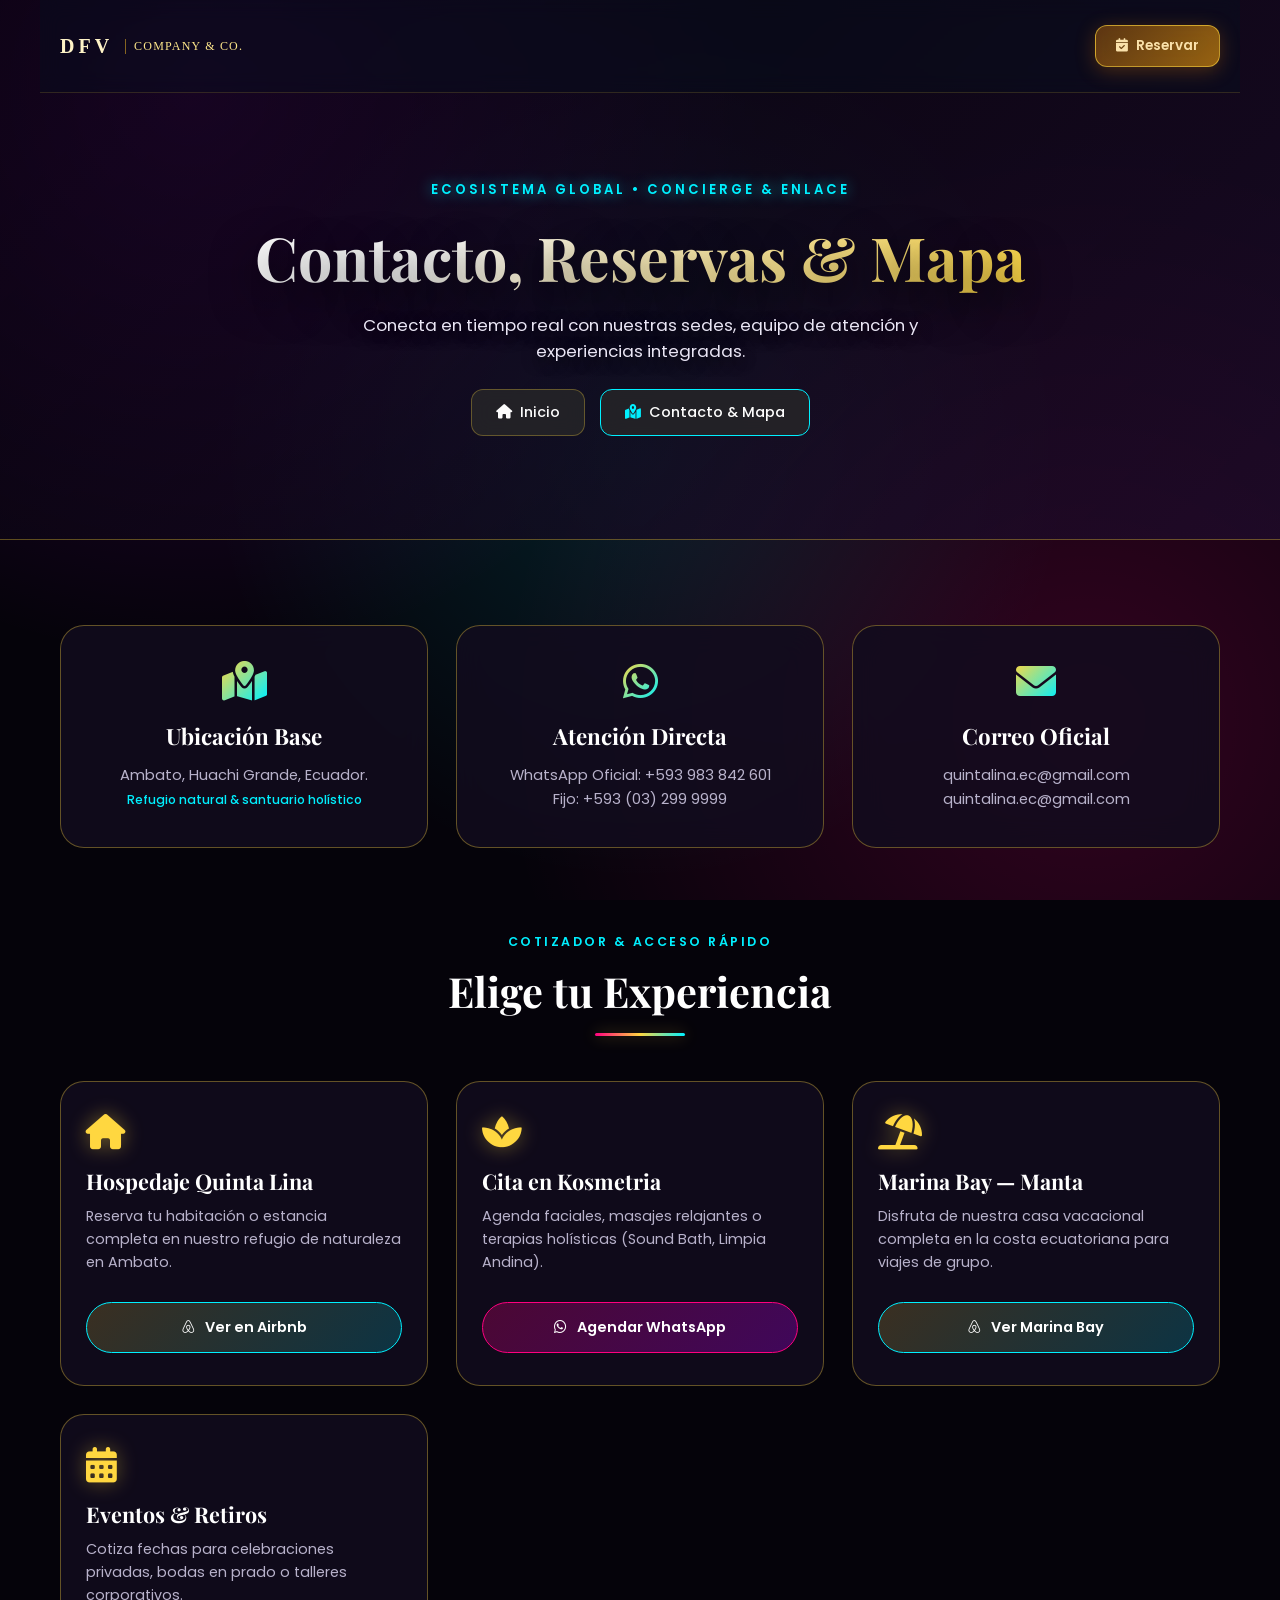
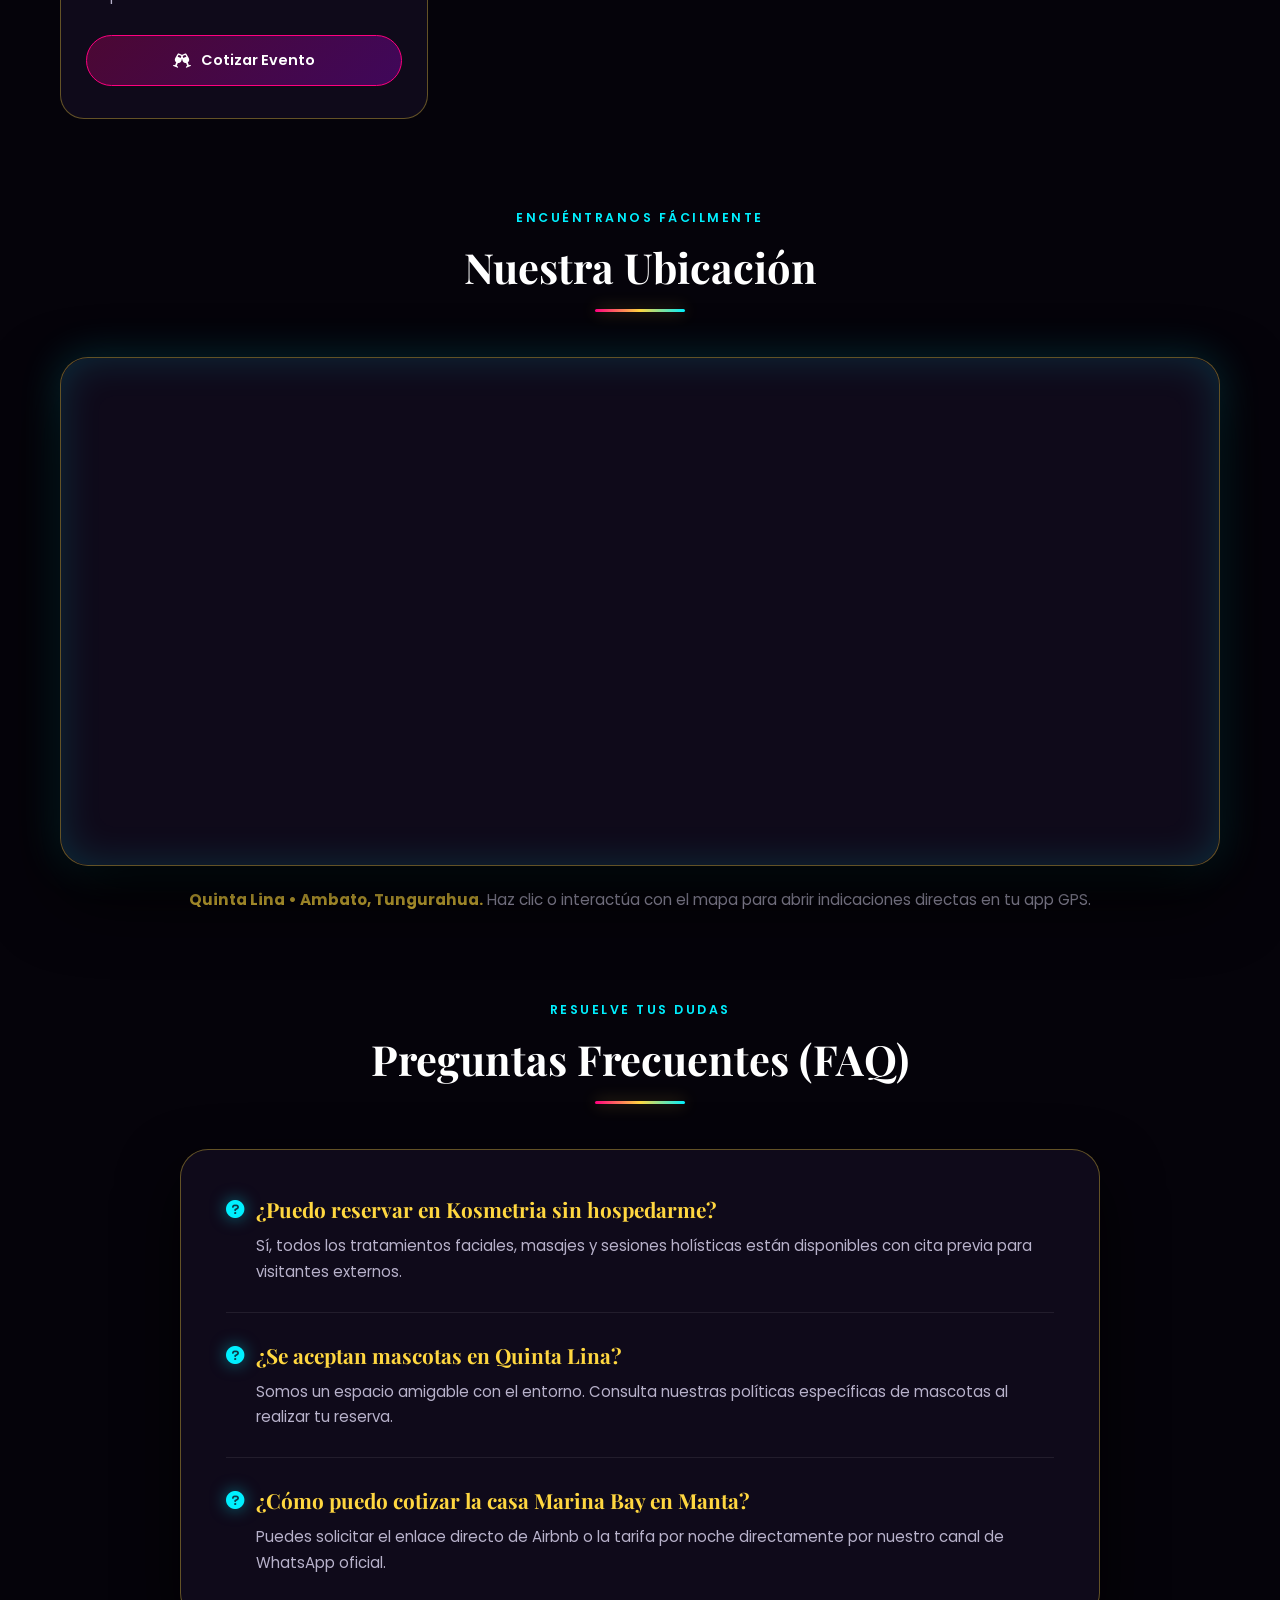
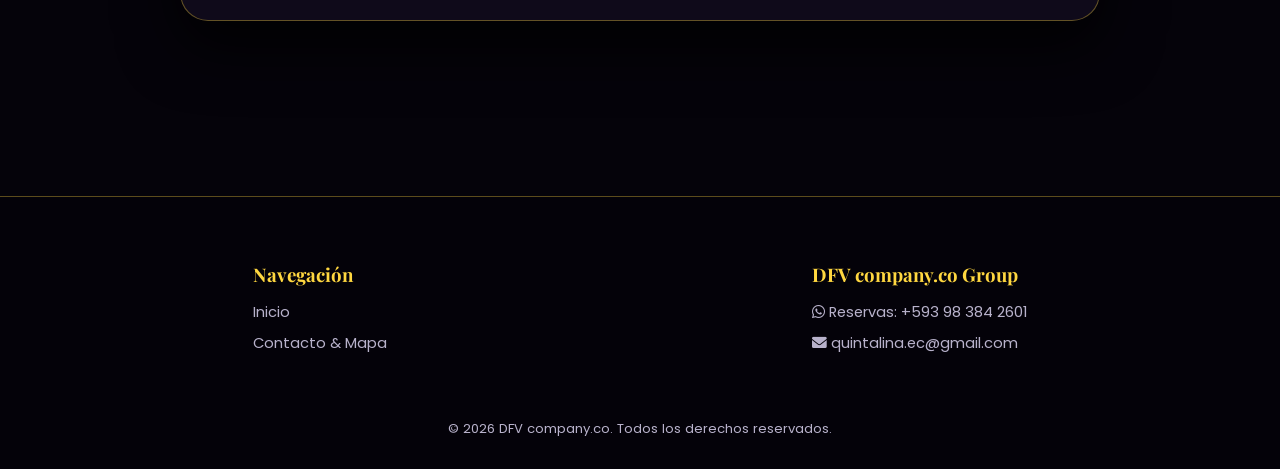
<file: comunicacion.html>
<!DOCTYPE html>
<html lang="es">
<head>
    <meta charset="UTF-8">
    <meta name="viewport" content="width=device-width, initial-scale=1.0">
    <meta name="description" content="Contacto, Reservas y Mapa Interactivo — DFV company.co">
    <title>Contacto, Reservas & Mapa — DFV company.co</title>
    <link href="https://fonts.googleapis.com/css2?family=Playfair+Display:ital,wght@0,400..700;1,400..700&family=Poppins:wght@300;400;500;600;700&display=swap" rel="stylesheet">
    <link rel="stylesheet" href="https://cdnjs.cloudflare.com/ajax/libs/font-awesome/6.0.0-beta3/css/all.min.css">
    <style>
        :root {
            --obsidian: #05030a;
            --obsidian-card: rgba(18, 12, 30, 0.85);
            --gold-hot: #ffd740;
            --gold-champagne: #fae1aa;
            --neon-cyan: #00f0ff;
            --neon-magenta: #ff007f;
            --neon-purple: #bd00ff;
            --text-light: #fdfdfd;
            --text-dim: #b8b2cb;
            --border-dyn: rgba(255, 215, 64, 0.35);
        }

        * { box-sizing: border-box; margin: 0; padding: 0; }

        body {
            background-color: var(--obsidian);
            color: var(--text-light);
            font-family: 'Poppins', sans-serif;
            background-image: 
                radial-gradient(circle at 15% 10%, rgba(189, 0, 255, 0.22) 0%, transparent 42%),
                radial-gradient(circle at 85% 80%, rgba(255, 0, 127, 0.18) 0%, transparent 45%),
                radial-gradient(circle at 50% 50%, rgba(0, 240, 255, 0.12) 0%, transparent 55%);
            background-attachment: fixed;
            overflow-x: hidden;
        }

        .container { max-width: 1200px; margin: 0 auto; padding: 0 20px; }

        /* HEADER LIMPIO (SOLO LOGO Y RESERVAR) */
        .header {
            position: relative;
            background: linear-gradient(135deg, rgba(5,3,10,0.62) 0%, rgba(30,12,45,0.70) 100%),
                        url('https://images.unsplash.com/photo-1534536281715-e28d76689b4d?auto=format&fit=crop&w=1800&q=85') center/cover no-repeat;
            border-bottom: 1px solid var(--border-dyn);
            min-height: 540px;
            display: flex;
            flex-direction: column;
            justify-content: space-between;
        }

        .menu.container {
            display: flex;
            justify-content: space-between;
            align-items: center;
            padding: 25px 20px;
            width: 100%;
            max-width: 1200px;
            margin: 0 auto;
            background: rgba(5, 15, 30, 0.4);
            backdrop-filter: blur(10px);
            -webkit-backdrop-filter: blur(10px);
            border-bottom: 1px solid rgba(255, 215, 64, 0.15);
            position: sticky;
            top: 0;
            z-index: 40;
        }

        .logo {
            font-family: 'Playfair Display', serif;
            font-size: 1.5rem;
            color: #fff;
            text-decoration: none;
            letter-spacing: 1px;
            background: linear-gradient(90deg, #fff, var(--gold-hot), var(--neon-cyan));
            -webkit-background-clip: text;
            -webkit-text-fill-color: transparent;
            font-weight: 700;
        }

        /* Botón estilo Kosmetria para Reservar en el header */
        .btn-kosmetria-gold {
            background: linear-gradient(135deg, rgba(217, 119, 6, 0.4), rgba(245, 158, 11, 0.6));
            backdrop-filter: blur(10px);
            border: 1px solid rgba(255, 215, 64, 0.6);
            box-shadow: 0 4px 20px rgba(217, 119, 6, 0.3);
            transition: all 0.3s ease;
            color: var(--gold-champagne);
            padding: 10px 20px;
            border-radius: 12px;
            font-size: 0.85rem;
            font-weight: 600;
            text-decoration: none;
            display: inline-flex;
            align-items: center;
            gap: 8px;
        }
        .btn-kosmetria-gold:hover {
            background: linear-gradient(135deg, rgba(217, 119, 6, 0.6), rgba(245, 158, 11, 0.8));
            border-color: rgba(255, 255, 255, 0.8);
            transform: translateY(-2px);
            box-shadow: 0 6px 25px rgba(245, 158, 11, 0.4);
        }

        .header-txt {
            text-align: center;
            padding: 40px 20px 60px;
            margin: auto;
        }

        .header-txt span {
            color: var(--neon-cyan);
            letter-spacing: 3px;
            text-transform: uppercase;
            font-size: 0.82rem;
            font-weight: 600;
            text-shadow: 0 0 14px rgba(0, 240, 255, 0.7);
        }

        .header-txt h1 {
            font-family: 'Playfair Display', serif;
            font-size: 3.8rem;
            margin: 15px 0;
            background: linear-gradient(135deg, #fff 25%, var(--gold-hot) 100%);
            -webkit-background-clip: text;
            -webkit-text-fill-color: transparent;
            text-shadow: 0 15px 45px rgba(0,0,0,0.85);
        }

        .header-txt p {
            color: #eae6f5;
            max-width: 650px;
            margin: 0 auto;
            font-size: 1.05rem;
            text-shadow: 0 4px 15px rgba(0,0,0,0.8);
        }

        /* Botones centrales estilo Kosmetria */
        .center-nav-buttons {
            display: flex;
            flex-wrap: wrap;
            justify-content: center;
            gap: 15px;
            margin-top: 25px;
        }

        .btn-kosmetria-dark {
            background: rgba(40, 40, 40, 0.75);
            backdrop-filter: blur(10px);
            border: 1px solid rgba(255, 215, 64, 0.3);
            color: var(--text-light);
            padding: 12px 24px;
            border-radius: 12px;
            font-size: 0.9rem;
            font-weight: 500;
            text-decoration: none;
            display: inline-flex;
            align-items: center;
            gap: 8px;
            transition: all 0.3s ease;
        }
        .btn-kosmetria-dark:hover {
            background: rgba(60, 60, 60, 0.85);
            border-color: rgba(255, 215, 64, 0.6);
            transform: translateY(-2px);
        }

        @media (max-width: 900px) {
            .header-txt h1 { font-size: 2.5rem; }
        }

        /* Títulos de sección con pulso neón/oro */
        .section-header {
            text-align: center;
            margin-bottom: 45px;
        }
        .section-header span {
            color: var(--neon-cyan);
            text-transform: uppercase;
            letter-spacing: 2.5px;
            font-size: 0.78rem;
            font-weight: 600;
        }
        .section-header h2 {
            font-family: 'Playfair Display', serif;
            font-size: 2.6rem;
            margin: 10px 0;
            color: #fff;
        }
        .dyn-divider {
            width: 90px;
            height: 3px;
            background: linear-gradient(90deg, var(--neon-magenta), var(--gold-hot), var(--neon-cyan));
            border-radius: 99px;
            margin: 15px auto 0;
            box-shadow: 0 0 15px rgba(255, 215, 64, 0.4);
        }

        /* Tarjetas de contacto ultra dinámicas */
        .info-grid {
            display: grid;
            grid-template-columns: repeat(auto-fit, minmax(290px, 1fr));
            gap: 28px;
            margin-bottom: 80px;
        }
        .card-custom {
            background: var(--obsidian-card);
            border: 1px solid var(--border-dyn);
            border-radius: 24px;
            padding: 35px 25px;
            text-align: center;
            position: relative;
            overflow: hidden;
            transition: all 0.45s cubic-bezier(0.16, 1, 0.3, 1);
            backdrop-filter: blur(15px);
        }
        .card-custom::before {
            content: '';
            position: absolute;
            top: 0; left: -100%; width: 100%; height: 100%;
            background: linear-gradient(90deg, transparent, rgba(0, 240, 255, 0.08), transparent);
            transition: left 0.6s ease;
        }
        .card-custom:hover::before { left: 100%; }
        .card-custom:hover {
            transform: translateY(-10px) scale(1.02);
            border-color: var(--neon-cyan);
            box-shadow: 0 25px 50px rgba(0,0,0,0.9), 0 0 35px rgba(0, 240, 255, 0.25);
        }
        .card-custom i {
            font-size: 2.5rem;
            background: linear-gradient(135deg, var(--gold-hot), var(--neon-cyan));
            -webkit-background-clip: text;
            -webkit-text-fill-color: transparent;
            margin-bottom: 20px;
        }
        .card-custom h3 {
            font-family: 'Playfair Display', serif;
            font-size: 1.4rem;
            margin-bottom: 12px;
            color: #fff;
        }
        .card-custom p {
            color: var(--text-dim);
            font-size: 0.92rem;
            line-height: 1.65;
        }

        /* Central de Experiencias dinámicas */
        .booking-grid {
            display: grid;
            grid-template-columns: repeat(auto-fit, minmax(270px, 1fr));
            gap: 28px;
            margin-bottom: 85px;
        }
        .booking-card {
            background: var(--obsidian-card);
            border: 1px solid var(--border-dyn);
            border-radius: 24px;
            padding: 32px 25px;
            display: flex;
            flex-direction: column;
            justify-content: space-between;
            transition: all 0.45s cubic-bezier(0.16, 1, 0.3, 1);
            position: relative;
        }
        .booking-card:hover {
            transform: translateY(-10px);
            border-color: var(--neon-magenta);
            box-shadow: 0 25px 55px rgba(0,0,0,0.9), 0 0 35px rgba(255, 0, 127, 0.3);
        }
        .booking-card .top-content i {
            font-size: 2.2rem;
            color: var(--gold-hot);
            margin-bottom: 18px;
            filter: drop-shadow(0 0 10px rgba(255, 215, 64, 0.4));
        }
        .booking-card h3 {
            font-family: 'Playfair Display', serif;
            font-size: 1.35rem;
            margin-bottom: 10px;
            color: #fff;
        }
        .booking-card p {
            color: var(--text-dim);
            font-size: 0.9rem;
            line-height: 1.6;
            margin-bottom: 28px;
        }
        .btn-action {
            display: inline-flex;
            align-items: center;
            justify-content: center;
            gap: 10px;
            width: 100%;
            padding: 14px 22px;
            border-radius: 99px;
            background: linear-gradient(135deg, rgba(255,215,64,0.18) 0%, rgba(0,240,255,0.18) 100%);
            border: 1px solid var(--neon-cyan);
            color: #fff;
            font-weight: 600;
            font-size: 0.9rem;
            text-decoration: none;
            transition: all 0.35s ease;
        }
        .btn-action.magenta {
            background: linear-gradient(135deg, rgba(255,0,127,0.25) 0%, rgba(189,0,255,0.28) 100%);
            border-color: var(--neon-magenta);
        }
        .btn-action:hover {
            transform: scale(1.03);
            box-shadow: 0 12px 30px rgba(0, 240, 255, 0.45);
        }
        .btn-action.magenta:hover {
            box-shadow: 0 12px 30px rgba(255, 0, 127, 0.45);
        }

        /* Mapa super chido modo ciber-oscuro */
        .mapa-seccion { margin-bottom: 85px; }
        .map-box {
            position: relative;
            border-radius: 28px;
            overflow: hidden;
            border: 1px solid var(--border-dyn);
            box-shadow: 0 30px 70px rgba(0,0,0,0.9), 0 0 40px rgba(0, 240, 255, 0.2);
            background: var(--obsidian-card);
        }
        .map-box::after {
            content: '';
            position: absolute;
            inset: 0;
            border-radius: 28px;
            pointer-events: none;
            box-shadow: inset 0 0 40px rgba(0, 240, 255, 0.15);
        }
        .map-box iframe {
            width: 100%;
            height: 500px;
            border: 0;
            filter: invert(92%) hue-rotate(185deg) brightness(92%) contrast(95%);
        }
        .map-info-tag {
            text-align: center;
            margin-top: 22px;
            color: var(--text-dim);
            font-size: 0.95rem;
        }
        .map-info-tag strong { color: var(--gold-hot); }

        /* FAQ Estilizado neón/oro */
        .faq-wrapper {
            max-width: 920px;
            margin: 0 auto 90px;
            background: var(--obsidian-card);
            border: 1px solid var(--border-dyn);
            border-radius: 28px;
            padding: 45px;
            backdrop-filter: blur(15px);
            box-shadow: 0 25px 60px rgba(0,0,0,0.85);
        }
        .faq-item {
            margin-bottom: 28px;
            padding-bottom: 28px;
            border-bottom: 1px solid rgba(255, 255, 255, 0.08);
            transition: transform 0.3s ease;
        }
        .faq-item:hover { transform: translateX(5px); }
        .faq-item:last-child { margin-bottom: 0; padding-bottom: 0; border-bottom: none; }
        .faq-item h3 {
            font-family: 'Playfair Display', serif;
            font-size: 1.3rem;
            color: var(--gold-hot);
            display: flex;
            align-items: center;
            gap: 12px;
            margin-bottom: 10px;
        }
        .faq-item h3 i { color: var(--neon-cyan); font-size: 1.15rem; filter: drop-shadow(0 0 8px rgba(0,240,255,0.5)); }
        .faq-item p { color: var(--text-dim); font-size: 0.94rem; line-height: 1.68; padding-left: 30px; }

        /* Footer */
        .footer {
            border-top: 1px solid var(--border-dyn);
            padding: 65px 20px 30px;
            background: rgba(5,3,10,0.98);
        }
        .footer-content {
            display: flex;
            justify-content: space-around;
            flex-wrap: wrap;
            gap: 40px;
            max-width: 1200px;
            margin: 0 auto;
        }
        .footer .link h3 {
            font-family: 'Playfair Display', serif;
            margin-bottom: 15px;
            color: var(--gold-hot);
        }
        .footer .link a, .footer .link p {
            display: block;
            color: var(--text-dim);
            text-decoration: none;
            margin-bottom: 10px;
            font-size: 0.92rem;
            transition: color 0.3s;
        }
        .footer .link a:hover { color: var(--neon-cyan); text-shadow: 0 0 8px rgba(0,240,255,0.5); }
        .copyright {
            text-align: center;
            color: var(--text-dim);
            font-size: 0.82rem;
            margin-top: 55px;
        }
    </style>
</head>
<body>

    <header class="header">
    <div class="menu container">
        <!-- LOGO / MARCA EN LÍNEA -->
        <a href="comunicacion.html" style="display: flex; align-items: center; gap: 12px; text-decoration: none;">
            <span style="font-family: 'Cinzel', serif; font-size: 1.25rem; font-weight: bold; letter-spacing: 0.2em; color: #fef3c7;">DFV</span>
            <span style="font-family: 'Cinzel', serif; font-size: 0.75rem; letter-spacing: 0.1em; color: #fde68a; border-left: 1px solid rgba(251, 191, 36, 0.5); padding-left: 8px;">COMPANY & CO.</span>
        </a>
        <a href="https://wa.me/593983842601" class="btn-kosmetria-gold">
            <i class="fas fa-calendar-check"></i> Reservar
        </a>
    </div>
    <div class="header-txt">
        <span>Ecosistema Global • Concierge & Enlace</span>
        <h1>Contacto, Reservas & Mapa</h1>
        <p>Conecta en tiempo real con nuestras sedes, equipo de atención y experiencias integradas.</p>
        
        <!-- Botones centrales al medio -->
        <div class="center-nav-buttons">
            <a href="index.html" class="btn-kosmetria-dark">
                <i class="fas fa-home text-amber-400"></i> Inicio
            </a>
            <a href="comunicacion.html" class="btn-kosmetria-dark" style="border-color: var(--neon-cyan);">
                <i class="fas fa-map-marked-alt" style="color: var(--neon-cyan);"></i> Contacto & Mapa
            </a>
        </div>
    </div>
</header>

    <main class="container" style="padding: 85px 20px;">

        <!-- Canales Directos -->
        <div class="info-grid">
            <div class="card-custom">
                <i class="fas fa-map-marked-alt"></i>
                <h3>Ubicación Base</h3>
                <p>Ambato, Huachi Grande, Ecuador.<br><small style="color:var(--neon-cyan); font-weight:500;">Refugio natural & santuario holístico</small></p>
            </div>
            <div class="card-custom">
                <i class="fab fa-whatsapp"></i>
                <h3>Atención Directa</h3>
                <p>WhatsApp Oficial: +593 983 842 601<br>Fijo: +593 (03) 299 9999</p>
            </div>
            <div class="card-custom">
                <i class="fas fa-envelope"></i>
                <h3>Correo Oficial</h3>
                <p>quintalina.ec@gmail.com<br>quintalina.ec@gmail.com</p>
            </div>
        </div>

        <!-- Central de Reservas Integrada -->
        <div class="section-header">
            <span>Cotizador & Acceso Rápido</span>
            <h2>Elige tu Experiencia</h2>
            <div class="dyn-divider"></div>
        </div>

        <div class="booking-grid">
            <div class="booking-card">
                <div class="top-content">
                    <i class="fas fa-home"></i>
                    <h3>Hospedaje Quinta Lina</h3>
                    <p>Reserva tu habitación o estancia completa en nuestro refugio de naturaleza en Ambato.</p>
                </div>
                <a href="#airbnb-ql" class="btn-action"><i class="fab fa-airbnb"></i> Ver en Airbnb</a>
            </div>
            <div class="booking-card">
                <div class="top-content">
                    <i class="fas fa-spa"></i>
                    <h3>Cita en Kosmetria</h3>
                    <p>Agenda faciales, masajes relajantes o terapias holísticas (Sound Bath, Limpia Andina).</p>
                </div>
                <a href="https://wa.me/593983842601?text=Hola,%20deseo%20reservar%20una%20cita%20en%20Kosmetria" target="_blank" class="btn-action magenta"><i class="fab fa-whatsapp"></i> Agendar WhatsApp</a>
            </div>
            <div class="booking-card">
                <div class="top-content">
                    <i class="fas fa-umbrella-beach"></i>
                    <h3>Marina Bay — Manta</h3>
                    <p>Disfruta de nuestra casa vacacional completa en la costa ecuatoriana para viajes de grupo.</p>
                </div>
                <a href="#airbnb-mb" class="btn-action"><i class="fab fa-airbnb"></i> Ver Marina Bay</a>
            </div>
            <div class="booking-card">
                <div class="top-content">
                    <i class="fas fa-calendar-alt"></i>
                    <h3>Eventos & Retiros</h3>
                    <p>Cotiza fechas para celebraciones privadas, bodas en prado o talleres corporativos.</p>
                </div>
                <a href="https://wa.me/593983842601?text=Hola,%20deseo%20cotizar%20un%20evento%20con%20DFV" target="_blank" class="btn-action magenta"><i class="fas fa-glass-cheers"></i> Cotizar Evento</a>
            </div>
        </div>

        <!-- Mapa Super Chido -->
        <div class="section-header">
            <span>Encuéntranos Fácilmente</span>
            <h2>Nuestra Ubicación</h2>
            <div class="dyn-divider"></div>
        </div>

        <section class="mapa-seccion">
            <div class="map-box">
                <iframe 
                    src="https://www.google.com/maps/embed?pb=!1m18!1m12!1m3!1d935.4!2d-78.64625!3d-1.324944!2m3!1f0!2f0!3f0!3m2!1i1024!2i768!4f13.1!3m3!1m2!1s0x0%3A0x0!2zMcKwMTknMjkuOCJTIDc4wrAzOCc0Ni.1Ilc!5e0!3m2!1ses!2sec!4v1700000000000!5m2!1ses!2sec" 
                    width="100%" 
                    height="450" 
                    style="border:0;" 
                    allowfullscreen="" 
                    loading="lazy" 
                    referrerpolicy="no-referrer-when-downgrade">
                </iframe>
            </div>
            <p class="map-info-tag">
                <strong>Quinta Lina • Ambato, Tungurahua.</strong> Haz clic o interactúa con el mapa para abrir indicaciones directas en tu app GPS.
            </p>
        </section>

        <!-- Preguntas Frecuentes (FAQ) -->
        <div class="section-header">
            <span>Resuelve tus Dudas</span>
            <h2>Preguntas Frecuentes (FAQ)</h2>
            <div class="dyn-divider"></div>
        </div>

        <div class="faq-wrapper">
            <div class="faq-item">
                <h3><i class="fas fa-question-circle"></i> ¿Puedo reservar en Kosmetria sin hospedarme?</h3>
                <p>Sí, todos los tratamientos faciales, masajes y sesiones holísticas están disponibles con cita previa para visitantes externos.</p>
            </div>
            <div class="faq-item">
                <h3><i class="fas fa-question-circle"></i> ¿Se aceptan mascotas en Quinta Lina?</h3>
                <p>Somos un espacio amigable con el entorno. Consulta nuestras políticas específicas de mascotas al realizar tu reserva.</p>
            </div>
            <div class="faq-item">
                <h3><i class="fas fa-question-circle"></i> ¿Cómo puedo cotizar la casa Marina Bay en Manta?</h3>
                <p>Puedes solicitar el enlace directo de Airbnb o la tarifa por noche directamente por nuestro canal de WhatsApp oficial.</p>
            </div>
        </div>

    </main>

    <footer class="footer">
        <div class="container footer-content">
            <div class="link">
                <h3>Navegación</h3>
                <a href="index.html">Inicio</a>
                <a href="comunicacion.html">Contacto & Mapa</a>
            </div>
            <div class="link">
                <h3>DFV company.co Group</h3>
                <p><i class="fab fa-whatsapp"></i> Reservas: +593 98 384 2601</p>
                <p><i class="fas fa-envelope"></i> quintalina.ec@gmail.com</p>
            </div>
        </div>
        <p class="copyright">© 2026 DFV company.co. Todos los derechos reservados.</p>
    </footer>

</body>
</html>
</file>
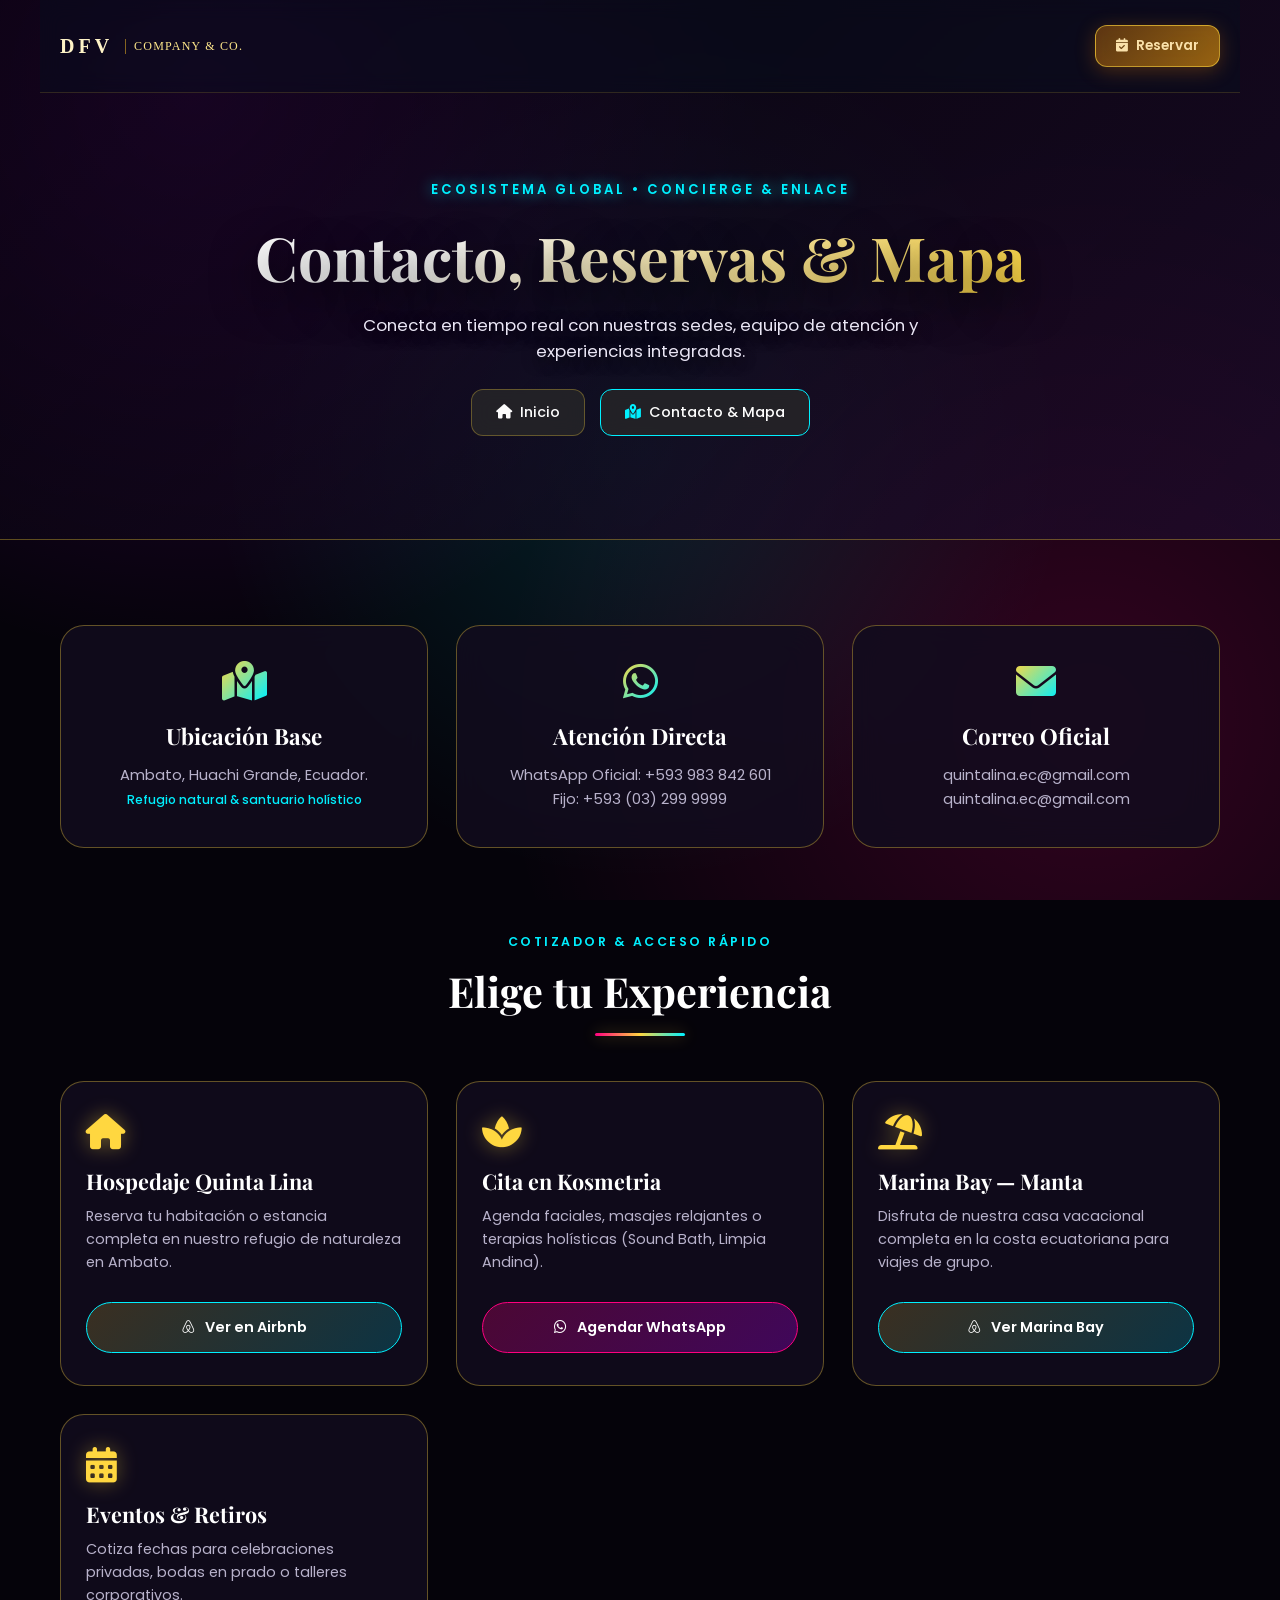
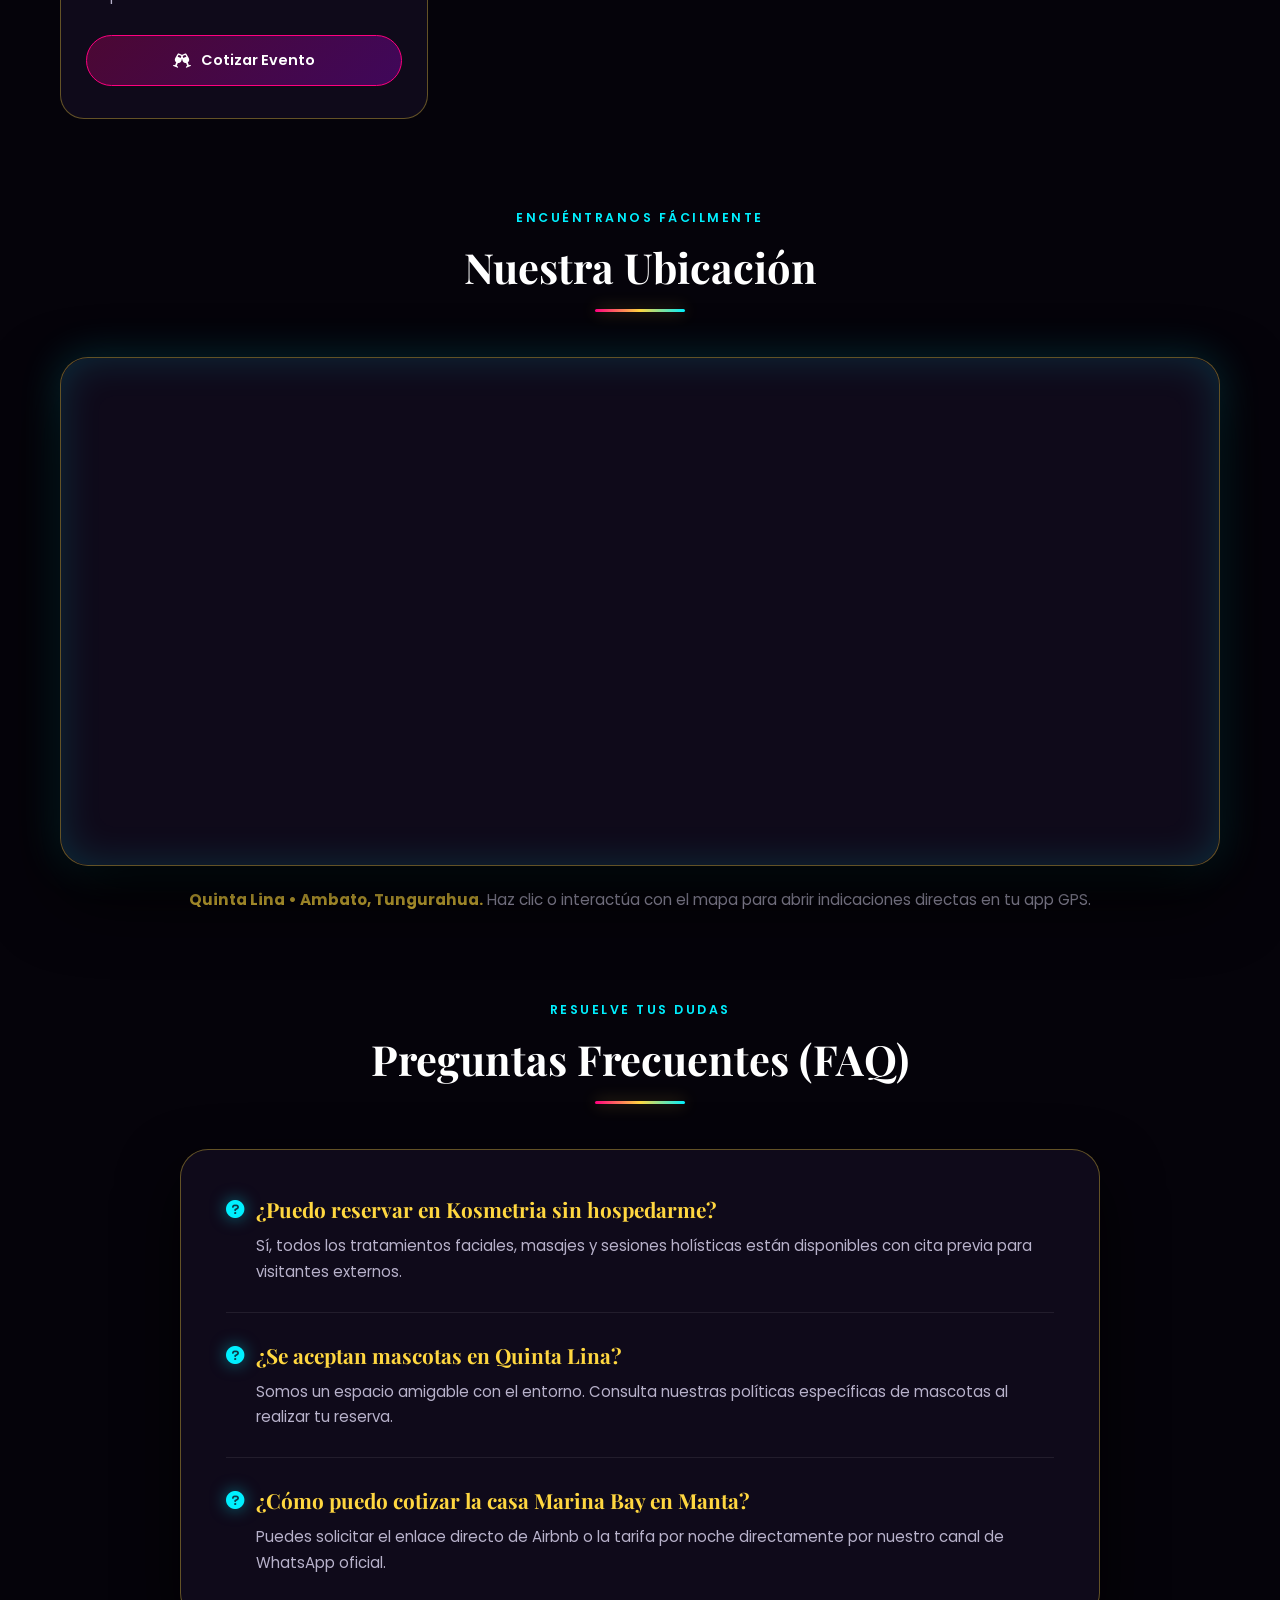
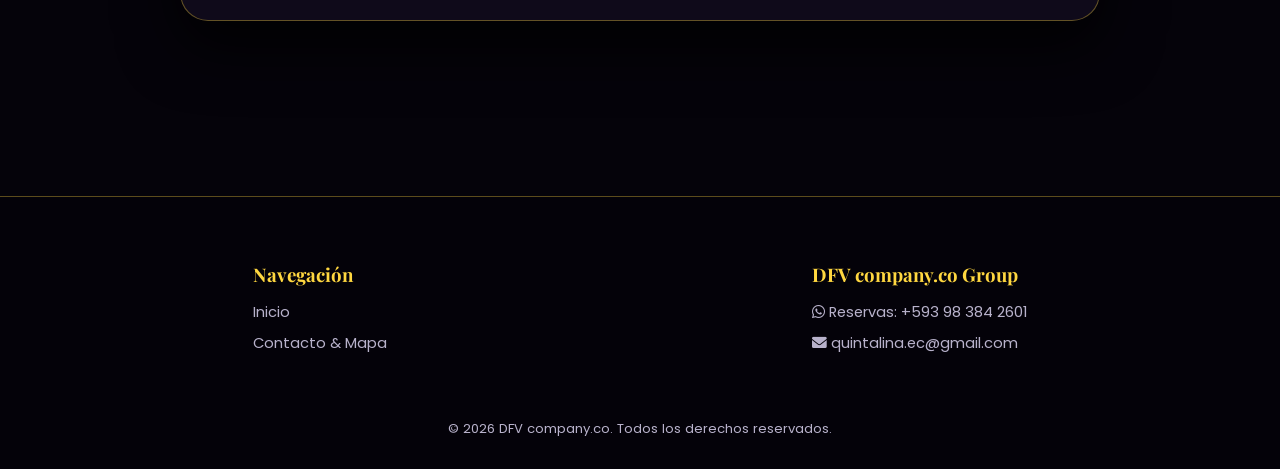
<file: Contactenos.html>
<!DOCTYPE html>
<html lang="es">
<head>
    <meta charset="UTF-8">
    <meta name="viewport" content="width=device-width, initial-scale=1.0">
    <meta name="description" content="Contacto, Reservas y Mapa Interactivo — DFV company.co">
    <title>Contacto, Reservas & Mapa — DFV company.co</title>
    <link href="https://fonts.googleapis.com/css2?family=Playfair+Display:ital,wght@0,400..700;1,400..700&family=Poppins:wght@300;400;500;600;700&display=swap" rel="stylesheet">
    <link rel="stylesheet" href="https://cdnjs.cloudflare.com/ajax/libs/font-awesome/6.0.0-beta3/css/all.min.css">
    <style>
        :root {
            --obsidian: #05030a;
            --obsidian-card: rgba(18, 12, 30, 0.85);
            --gold-hot: #ffd740;
            --gold-champagne: #fae1aa;
            --neon-cyan: #00f0ff;
            --neon-magenta: #ff007f;
            --neon-purple: #bd00ff;
            --text-light: #fdfdfd;
            --text-dim: #b8b2cb;
            --border-dyn: rgba(255, 215, 64, 0.35);
        }

        * { box-sizing: border-box; margin: 0; padding: 0; }

        body {
            background-color: var(--obsidian);
            color: var(--text-light);
            font-family: 'Poppins', sans-serif;
            background-image: 
                radial-gradient(circle at 15% 10%, rgba(189, 0, 255, 0.22) 0%, transparent 42%),
                radial-gradient(circle at 85% 80%, rgba(255, 0, 127, 0.18) 0%, transparent 45%),
                radial-gradient(circle at 50% 50%, rgba(0, 240, 255, 0.12) 0%, transparent 55%);
            background-attachment: fixed;
            overflow-x: hidden;
        }

        .container { max-width: 1200px; margin: 0 auto; padding: 0 20px; }

        /* HEADER LIMPIO (SOLO LOGO Y RESERVAR) */
        .header {
            position: relative;
            background: linear-gradient(135deg, rgba(5,3,10,0.62) 0%, rgba(30,12,45,0.70) 100%),
                        url('https://images.unsplash.com/photo-1534536281715-e28d76689b4d?auto=format&fit=crop&w=1800&q=85') center/cover no-repeat;
            border-bottom: 1px solid var(--border-dyn);
            min-height: 540px;
            display: flex;
            flex-direction: column;
            justify-content: space-between;
        }

        .menu.container {
            display: flex;
            justify-content: space-between;
            align-items: center;
            padding: 25px 20px;
            width: 100%;
            max-width: 1200px;
            margin: 0 auto;
            background: rgba(5, 15, 30, 0.4);
            backdrop-filter: blur(10px);
            -webkit-backdrop-filter: blur(10px);
            border-bottom: 1px solid rgba(255, 215, 64, 0.15);
            position: sticky;
            top: 0;
            z-index: 40;
        }

        .logo {
            font-family: 'Playfair Display', serif;
            font-size: 1.5rem;
            color: #fff;
            text-decoration: none;
            letter-spacing: 1px;
            background: linear-gradient(90deg, #fff, var(--gold-hot), var(--neon-cyan));
            -webkit-background-clip: text;
            -webkit-text-fill-color: transparent;
            font-weight: 700;
        }

        /* Botón estilo Kosmetria para Reservar en el header */
        .btn-kosmetria-gold {
            background: linear-gradient(135deg, rgba(217, 119, 6, 0.4), rgba(245, 158, 11, 0.6));
            backdrop-filter: blur(10px);
            border: 1px solid rgba(255, 215, 64, 0.6);
            box-shadow: 0 4px 20px rgba(217, 119, 6, 0.3);
            transition: all 0.3s ease;
            color: var(--gold-champagne);
            padding: 10px 20px;
            border-radius: 12px;
            font-size: 0.85rem;
            font-weight: 600;
            text-decoration: none;
            display: inline-flex;
            align-items: center;
            gap: 8px;
        }
        .btn-kosmetria-gold:hover {
            background: linear-gradient(135deg, rgba(217, 119, 6, 0.6), rgba(245, 158, 11, 0.8));
            border-color: rgba(255, 255, 255, 0.8);
            transform: translateY(-2px);
            box-shadow: 0 6px 25px rgba(245, 158, 11, 0.4);
        }

        .header-txt {
            text-align: center;
            padding: 40px 20px 60px;
            margin: auto;
        }

        .header-txt span {
            color: var(--neon-cyan);
            letter-spacing: 3px;
            text-transform: uppercase;
            font-size: 0.82rem;
            font-weight: 600;
            text-shadow: 0 0 14px rgba(0, 240, 255, 0.7);
        }

        .header-txt h1 {
            font-family: 'Playfair Display', serif;
            font-size: 3.8rem;
            margin: 15px 0;
            background: linear-gradient(135deg, #fff 25%, var(--gold-hot) 100%);
            -webkit-background-clip: text;
            -webkit-text-fill-color: transparent;
            text-shadow: 0 15px 45px rgba(0,0,0,0.85);
        }

        .header-txt p {
            color: #eae6f5;
            max-width: 650px;
            margin: 0 auto;
            font-size: 1.05rem;
            text-shadow: 0 4px 15px rgba(0,0,0,0.8);
        }

        /* Botones centrales estilo Kosmetria */
        .center-nav-buttons {
            display: flex;
            flex-wrap: wrap;
            justify-content: center;
            gap: 15px;
            margin-top: 25px;
        }

        .btn-kosmetria-dark {
            background: rgba(40, 40, 40, 0.75);
            backdrop-filter: blur(10px);
            border: 1px solid rgba(255, 215, 64, 0.3);
            color: var(--text-light);
            padding: 12px 24px;
            border-radius: 12px;
            font-size: 0.9rem;
            font-weight: 500;
            text-decoration: none;
            display: inline-flex;
            align-items: center;
            gap: 8px;
            transition: all 0.3s ease;
        }
        .btn-kosmetria-dark:hover {
            background: rgba(60, 60, 60, 0.85);
            border-color: rgba(255, 215, 64, 0.6);
            transform: translateY(-2px);
        }

        @media (max-width: 900px) {
            .header-txt h1 { font-size: 2.5rem; }
        }

        /* Títulos de sección con pulso neón/oro */
        .section-header {
            text-align: center;
            margin-bottom: 45px;
        }
        .section-header span {
            color: var(--neon-cyan);
            text-transform: uppercase;
            letter-spacing: 2.5px;
            font-size: 0.78rem;
            font-weight: 600;
        }
        .section-header h2 {
            font-family: 'Playfair Display', serif;
            font-size: 2.6rem;
            margin: 10px 0;
            color: #fff;
        }
        .dyn-divider {
            width: 90px;
            height: 3px;
            background: linear-gradient(90deg, var(--neon-magenta), var(--gold-hot), var(--neon-cyan));
            border-radius: 99px;
            margin: 15px auto 0;
            box-shadow: 0 0 15px rgba(255, 215, 64, 0.4);
        }

        /* Tarjetas de contacto ultra dinámicas */
        .info-grid {
            display: grid;
            grid-template-columns: repeat(auto-fit, minmax(290px, 1fr));
            gap: 28px;
            margin-bottom: 80px;
        }
        .card-custom {
            background: var(--obsidian-card);
            border: 1px solid var(--border-dyn);
            border-radius: 24px;
            padding: 35px 25px;
            text-align: center;
            position: relative;
            overflow: hidden;
            transition: all 0.45s cubic-bezier(0.16, 1, 0.3, 1);
            backdrop-filter: blur(15px);
        }
        .card-custom::before {
            content: '';
            position: absolute;
            top: 0; left: -100%; width: 100%; height: 100%;
            background: linear-gradient(90deg, transparent, rgba(0, 240, 255, 0.08), transparent);
            transition: left 0.6s ease;
        }
        .card-custom:hover::before { left: 100%; }
        .card-custom:hover {
            transform: translateY(-10px) scale(1.02);
            border-color: var(--neon-cyan);
            box-shadow: 0 25px 50px rgba(0,0,0,0.9), 0 0 35px rgba(0, 240, 255, 0.25);
        }
        .card-custom i {
            font-size: 2.5rem;
            background: linear-gradient(135deg, var(--gold-hot), var(--neon-cyan));
            -webkit-background-clip: text;
            -webkit-text-fill-color: transparent;
            margin-bottom: 20px;
        }
        .card-custom h3 {
            font-family: 'Playfair Display', serif;
            font-size: 1.4rem;
            margin-bottom: 12px;
            color: #fff;
        }
        .card-custom p {
            color: var(--text-dim);
            font-size: 0.92rem;
            line-height: 1.65;
        }

        /* Central de Experiencias dinámicas */
        .booking-grid {
            display: grid;
            grid-template-columns: repeat(auto-fit, minmax(270px, 1fr));
            gap: 28px;
            margin-bottom: 85px;
        }
        .booking-card {
            background: var(--obsidian-card);
            border: 1px solid var(--border-dyn);
            border-radius: 24px;
            padding: 32px 25px;
            display: flex;
            flex-direction: column;
            justify-content: space-between;
            transition: all 0.45s cubic-bezier(0.16, 1, 0.3, 1);
            position: relative;
        }
        .booking-card:hover {
            transform: translateY(-10px);
            border-color: var(--neon-magenta);
            box-shadow: 0 25px 55px rgba(0,0,0,0.9), 0 0 35px rgba(255, 0, 127, 0.3);
        }
        .booking-card .top-content i {
            font-size: 2.2rem;
            color: var(--gold-hot);
            margin-bottom: 18px;
            filter: drop-shadow(0 0 10px rgba(255, 215, 64, 0.4));
        }
        .booking-card h3 {
            font-family: 'Playfair Display', serif;
            font-size: 1.35rem;
            margin-bottom: 10px;
            color: #fff;
        }
        .booking-card p {
            color: var(--text-dim);
            font-size: 0.9rem;
            line-height: 1.6;
            margin-bottom: 28px;
        }
        .btn-action {
            display: inline-flex;
            align-items: center;
            justify-content: center;
            gap: 10px;
            width: 100%;
            padding: 14px 22px;
            border-radius: 99px;
            background: linear-gradient(135deg, rgba(255,215,64,0.18) 0%, rgba(0,240,255,0.18) 100%);
            border: 1px solid var(--neon-cyan);
            color: #fff;
            font-weight: 600;
            font-size: 0.9rem;
            text-decoration: none;
            transition: all 0.35s ease;
        }
        .btn-action.magenta {
            background: linear-gradient(135deg, rgba(255,0,127,0.25) 0%, rgba(189,0,255,0.28) 100%);
            border-color: var(--neon-magenta);
        }
        .btn-action:hover {
            transform: scale(1.03);
            box-shadow: 0 12px 30px rgba(0, 240, 255, 0.45);
        }
        .btn-action.magenta:hover {
            box-shadow: 0 12px 30px rgba(255, 0, 127, 0.45);
        }

        /* Mapa super chido modo ciber-oscuro */
        .mapa-seccion { margin-bottom: 85px; }
        .map-box {
            position: relative;
            border-radius: 28px;
            overflow: hidden;
            border: 1px solid var(--border-dyn);
            box-shadow: 0 30px 70px rgba(0,0,0,0.9), 0 0 40px rgba(0, 240, 255, 0.2);
            background: var(--obsidian-card);
        }
        .map-box::after {
            content: '';
            position: absolute;
            inset: 0;
            border-radius: 28px;
            pointer-events: none;
            box-shadow: inset 0 0 40px rgba(0, 240, 255, 0.15);
        }
        .map-box iframe {
            width: 100%;
            height: 500px;
            border: 0;
            filter: invert(92%) hue-rotate(185deg) brightness(92%) contrast(95%);
        }
        .map-info-tag {
            text-align: center;
            margin-top: 22px;
            color: var(--text-dim);
            font-size: 0.95rem;
        }
        .map-info-tag strong { color: var(--gold-hot); }

        /* FAQ Estilizado neón/oro */
        .faq-wrapper {
            max-width: 920px;
            margin: 0 auto 90px;
            background: var(--obsidian-card);
            border: 1px solid var(--border-dyn);
            border-radius: 28px;
            padding: 45px;
            backdrop-filter: blur(15px);
            box-shadow: 0 25px 60px rgba(0,0,0,0.85);
        }
        .faq-item {
            margin-bottom: 28px;
            padding-bottom: 28px;
            border-bottom: 1px solid rgba(255, 255, 255, 0.08);
            transition: transform 0.3s ease;
        }
        .faq-item:hover { transform: translateX(5px); }
        .faq-item:last-child { margin-bottom: 0; padding-bottom: 0; border-bottom: none; }
        .faq-item h3 {
            font-family: 'Playfair Display', serif;
            font-size: 1.3rem;
            color: var(--gold-hot);
            display: flex;
            align-items: center;
            gap: 12px;
            margin-bottom: 10px;
        }
        .faq-item h3 i { color: var(--neon-cyan); font-size: 1.15rem; filter: drop-shadow(0 0 8px rgba(0,240,255,0.5)); }
        .faq-item p { color: var(--text-dim); font-size: 0.94rem; line-height: 1.68; padding-left: 30px; }

        /* Footer */
        .footer {
            border-top: 1px solid var(--border-dyn);
            padding: 65px 20px 30px;
            background: rgba(5,3,10,0.98);
        }
        .footer-content {
            display: flex;
            justify-content: space-around;
            flex-wrap: wrap;
            gap: 40px;
            max-width: 1200px;
            margin: 0 auto;
        }
        .footer .link h3 {
            font-family: 'Playfair Display', serif;
            margin-bottom: 15px;
            color: var(--gold-hot);
        }
        .footer .link a, .footer .link p {
            display: block;
            color: var(--text-dim);
            text-decoration: none;
            margin-bottom: 10px;
            font-size: 0.92rem;
            transition: color 0.3s;
        }
        .footer .link a:hover { color: var(--neon-cyan); text-shadow: 0 0 8px rgba(0,240,255,0.5); }
        .copyright {
            text-align: center;
            color: var(--text-dim);
            font-size: 0.82rem;
            margin-top: 55px;
        }
    </style>
</head>
<body>

    <header class="header">
    <div class="menu container">
        <!-- LOGO / MARCA EN LÍNEA -->
        <a href="presentacion.html" style="display: flex; align-items: center; gap: 12px; text-decoration: none;">
            <span style="font-family: 'Cinzel', serif; font-size: 1.25rem; font-weight: bold; letter-spacing: 0.2em; color: #fef3c7;">DFV</span>
            <span style="font-family: 'Cinzel', serif; font-size: 0.75rem; letter-spacing: 0.1em; color: #fde68a; border-left: 1px solid rgba(251, 191, 36, 0.5); padding-left: 8px;">COMPANY & CO.</span>
        </a>
        <a href="https://wa.me/593983842601" class="btn-kosmetria-gold">
            <i class="fas fa-calendar-check"></i> Reservar
        </a>
    </div>
    <div class="header-txt">
        <span>Ecosistema Global • Concierge & Enlace</span>
        <h1>Contacto, Reservas & Mapa</h1>
        <p>Conecta en tiempo real con nuestras sedes, equipo de atención y experiencias integradas.</p>
        
        <!-- Botones centrales al medio -->
        <div class="center-nav-buttons">
            <a href="index.html" class="btn-kosmetria-dark">
                <i class="fas fa-home text-amber-400"></i> Inicio
            </a>
            <a href="contactenos.html" class="btn-kosmetria-dark" style="border-color: var(--neon-cyan);">
                <i class="fas fa-map-marked-alt" style="color: var(--neon-cyan);"></i> Contacto & Mapa
            </a>
        </div>
    </div>
</header>

    <main class="container" style="padding: 85px 20px;">

        <!-- Canales Directos -->
        <div class="info-grid">
            <div class="card-custom">
                <i class="fas fa-map-marked-alt"></i>
                <h3>Ubicación Base</h3>
                <p>Ambato, Huachi Grande, Ecuador.<br><small style="color:var(--neon-cyan); font-weight:500;">Refugio natural & santuario holístico</small></p>
            </div>
            <div class="card-custom">
                <i class="fab fa-whatsapp"></i>
                <h3>Atención Directa</h3>
                <p>WhatsApp Oficial: +593 983 842 601<br>Fijo: +593 (03) 299 9999</p>
            </div>
            <div class="card-custom">
                <i class="fas fa-envelope"></i>
                <h3>Correo Oficial</h3>
                <p>quintalina.ec@gmail.com<br>quintalina.ec@gmail.com</p>
            </div>
        </div>

        <!-- Central de Reservas Integrada -->
        <div class="section-header">
            <span>Cotizador & Acceso Rápido</span>
            <h2>Elige tu Experiencia</h2>
            <div class="dyn-divider"></div>
        </div>

        <div class="booking-grid">
            <div class="booking-card">
                <div class="top-content">
                    <i class="fas fa-home"></i>
                    <h3>Hospedaje Quinta Lina</h3>
                    <p>Reserva tu habitación o estancia completa en nuestro refugio de naturaleza en Ambato.</p>
                </div>
                <a href="#airbnb-ql" class="btn-action"><i class="fab fa-airbnb"></i> Ver en Airbnb</a>
            </div>
            <div class="booking-card">
                <div class="top-content">
                    <i class="fas fa-spa"></i>
                    <h3>Cita en Kosmetria</h3>
                    <p>Agenda faciales, masajes relajantes o terapias holísticas (Sound Bath, Limpia Andina).</p>
                </div>
                <a href="https://wa.me/593983842601?text=Hola,%20deseo%20reservar%20una%20cita%20en%20Kosmetria" target="_blank" class="btn-action magenta"><i class="fab fa-whatsapp"></i> Agendar WhatsApp</a>
            </div>
            <div class="booking-card">
                <div class="top-content">
                    <i class="fas fa-umbrella-beach"></i>
                    <h3>Marina Bay — Manta</h3>
                    <p>Disfruta de nuestra casa vacacional completa en la costa ecuatoriana para viajes de grupo.</p>
                </div>
                <a href="#airbnb-mb" class="btn-action"><i class="fab fa-airbnb"></i> Ver Marina Bay</a>
            </div>
            <div class="booking-card">
                <div class="top-content">
                    <i class="fas fa-calendar-alt"></i>
                    <h3>Eventos & Retiros</h3>
                    <p>Cotiza fechas para celebraciones privadas, bodas en prado o talleres corporativos.</p>
                </div>
                <a href="https://wa.me/593983842601?text=Hola,%20deseo%20cotizar%20un%20evento%20con%20DFV" target="_blank" class="btn-action magenta"><i class="fas fa-glass-cheers"></i> Cotizar Evento</a>
            </div>
        </div>

        <!-- Mapa Super Chido -->
        <div class="section-header">
            <span>Encuéntranos Fácilmente</span>
            <h2>Nuestra Ubicación</h2>
            <div class="dyn-divider"></div>
        </div>

        <section class="mapa-seccion">
            <div class="map-box">
                <iframe 
                    src="https://www.google.com/maps/embed?pb=!1m18!1m12!1m3!1d935.4!2d-78.64625!3d-1.324944!2m3!1f0!2f0!3f0!3m2!1i1024!2i768!4f13.1!3m3!1m2!1s0x0%3A0x0!2zMcKwMTknMjkuOCJTIDc4wrAzOCc0Ni.1Ilc!5e0!3m2!1ses!2sec!4v1700000000000!5m2!1ses!2sec" 
                    width="100%" 
                    height="450" 
                    style="border:0;" 
                    allowfullscreen="" 
                    loading="lazy" 
                    referrerpolicy="no-referrer-when-downgrade">
                </iframe>
            </div>
            <p class="map-info-tag">
                <strong>Quinta Lina • Ambato, Tungurahua.</strong> Haz clic o interactúa con el mapa para abrir indicaciones directas en tu app GPS.
            </p>
        </section>

        <!-- Preguntas Frecuentes (FAQ) -->
        <div class="section-header">
            <span>Resuelve tus Dudas</span>
            <h2>Preguntas Frecuentes (FAQ)</h2>
            <div class="dyn-divider"></div>
        </div>

        <div class="faq-wrapper">
            <div class="faq-item">
                <h3><i class="fas fa-question-circle"></i> ¿Puedo reservar en Kosmetria sin hospedarme?</h3>
                <p>Sí, todos los tratamientos faciales, masajes y sesiones holísticas están disponibles con cita previa para visitantes externos.</p>
            </div>
            <div class="faq-item">
                <h3><i class="fas fa-question-circle"></i> ¿Se aceptan mascotas en Quinta Lina?</h3>
                <p>Somos un espacio amigable con el entorno. Consulta nuestras políticas específicas de mascotas al realizar tu reserva.</p>
            </div>
            <div class="faq-item">
                <h3><i class="fas fa-question-circle"></i> ¿Cómo puedo cotizar la casa Marina Bay en Manta?</h3>
                <p>Puedes solicitar el enlace directo de Airbnb o la tarifa por noche directamente por nuestro canal de WhatsApp oficial.</p>
            </div>
        </div>

    </main>

    <footer class="footer">
        <div class="container footer-content">
            <div class="link">
                <h3>Navegación</h3>
                <a href="presentacion.html">Inicio</a>
                <a href="contactenos.html">Contacto & Mapa</a>
            </div>
            <div class="link">
                <h3>DFV company.co Group</h3>
                <p><i class="fab fa-whatsapp"></i> Reservas: +593 98 384 2601</p>
                <p><i class="fas fa-envelope"></i> quintalina.ec@gmail.com</p>
            </div>
        </div>
        <p class="copyright">© 2026 DFV company.co. Todos los derechos reservados.</p>
    </footer>

</body>
</html>
</file>
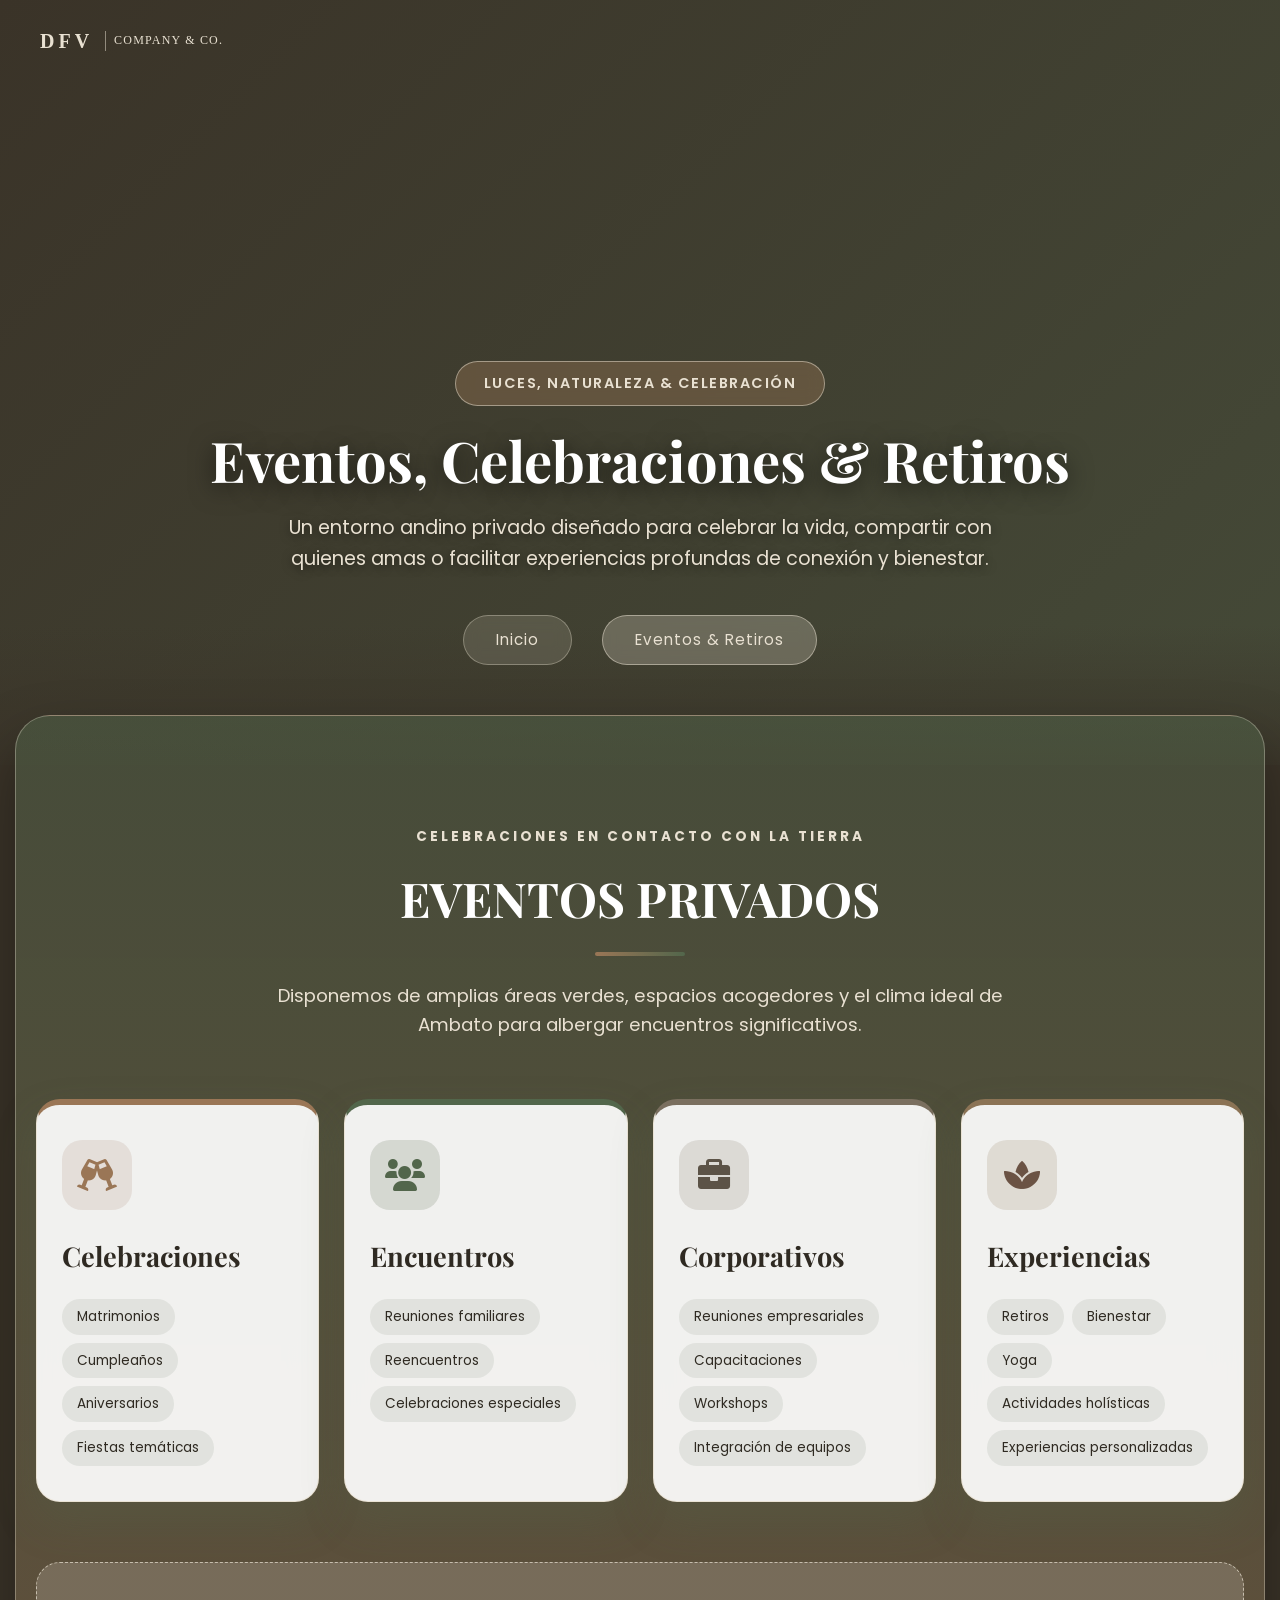
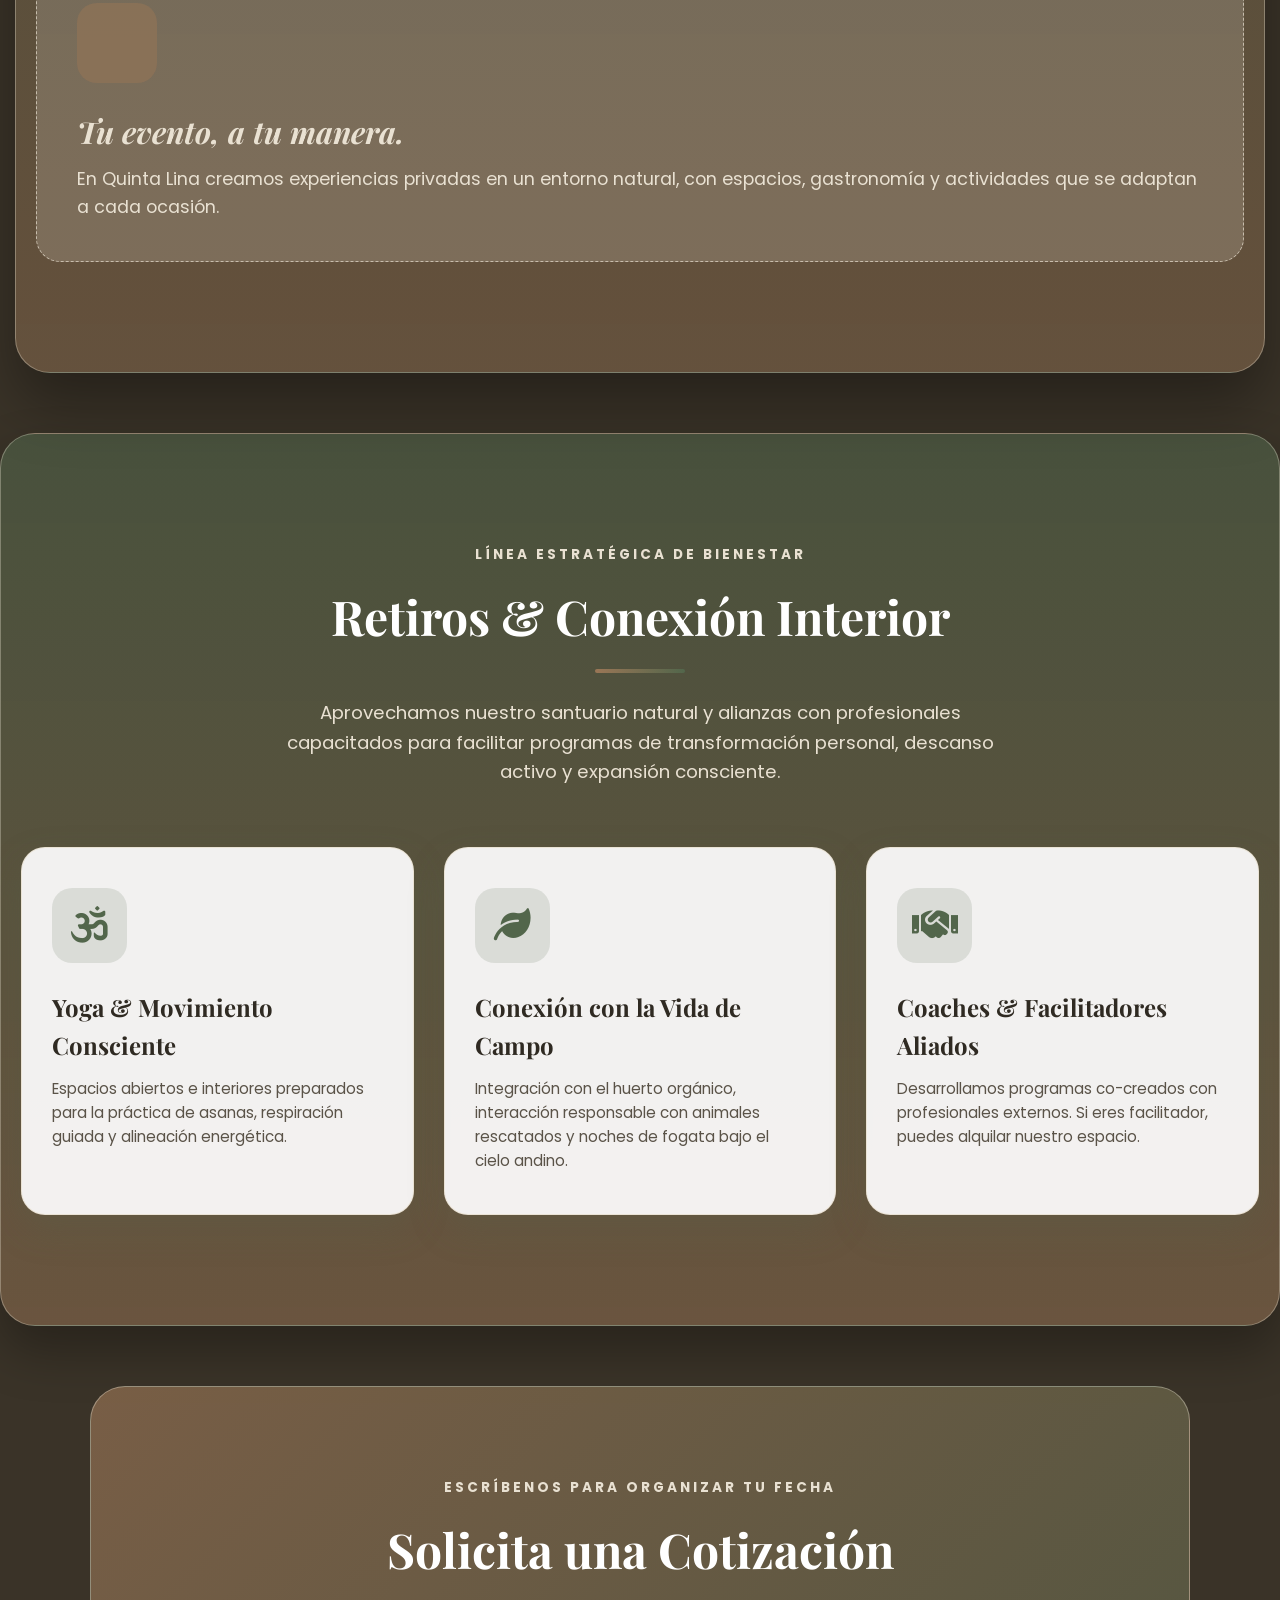
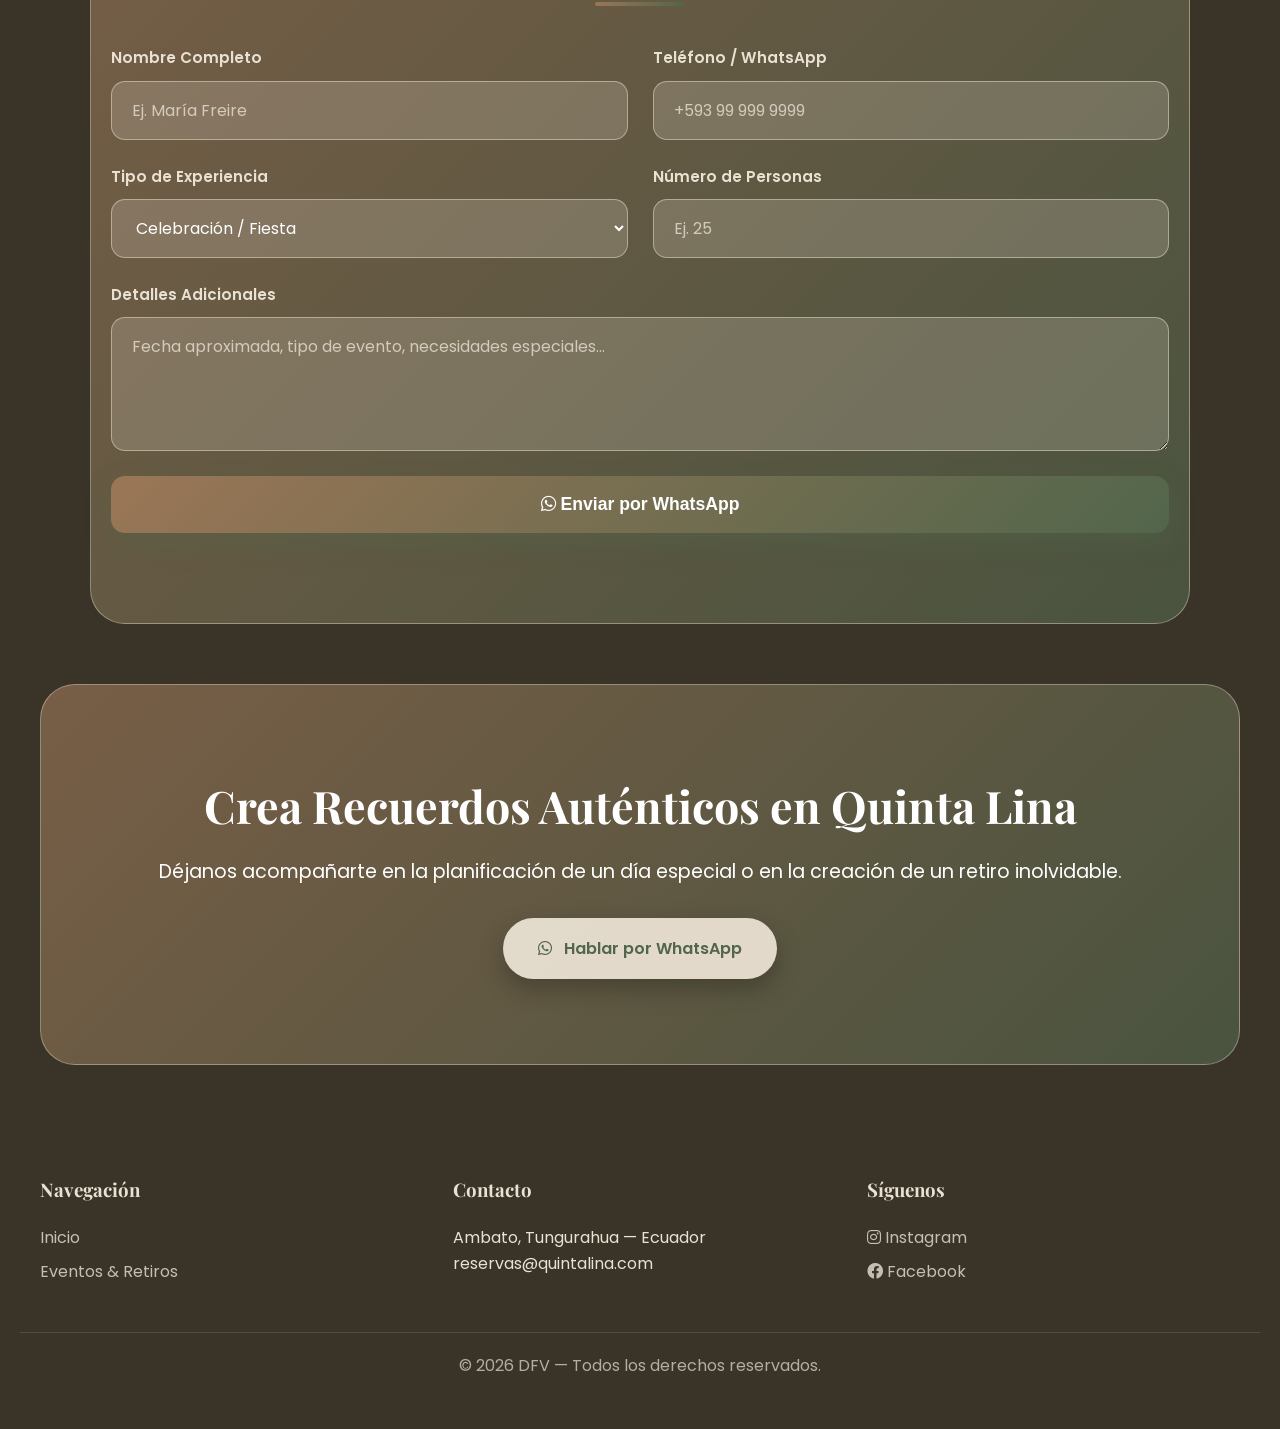
<file: eventos.html>
<!DOCTYPE html>
<html lang="es">
<head>
    <meta charset="UTF-8">
    <meta name="viewport" content="width=device-width, initial-scale=1.0">
    <meta name="description" content="Quinta para eventos privados, celebraciones únicas y retiros de bienestar en Ambato, Ecuador. Espacios naturales de diseño y experiencias en Quinta Lina.">
    <title>Eventos, Celebraciones & Retiros — DFV.company.co</title>
    <link href="https://fonts.googleapis.com/css2?family=Playfair+Display:ital,wght@0,400..700;1,400..700&family=Poppins:wght@300;400;500;600;700&display=swap" rel="stylesheet">
    <link rel="stylesheet" href="https://cdnjs.cloudflare.com/ajax/libs/font-awesome/6.0.0-beta3/css/all.min.css">
    <style>
        :root {
            --lino: #E9E1D2;
            --verde-musgo: #52664B;
            --tierra: #9A7656;
            --fondo-oscuro: #3A3328;
            --texto-oscuro: #2F2A22;
            --texto-claro: #FFFFFF;
            --fondo-etiqueta: rgba(233, 225, 210, 0.15);
            --borde-etiqueta: rgba(233, 225, 210, 0.35);
        }
        * {
            margin: 0;
            padding: 0;
            box-sizing: border-box;
        }
        body {
            background-color: var(--fondo-oscuro);
            color: var(--texto-oscuro);
            font-family: 'Poppins', sans-serif;
            overflow-x: hidden;
            line-height: 1.6;
        }
        /* === MENÚ: Solo Logo arriba a la izquierda === */
        .menu {
            display: flex;
            align-items: center;
            justify-content: space-between;
            padding: 25px 40px;
            width: 100%;
        }
        .menu-logo {
            display: flex;
            align-items: center;
            gap: 12px;
            text-decoration: none;
        }
        .menu-logo span:first-child {
            font-family: 'Cinzel', serif;
            font-size: 1.25rem;
            font-weight: bold;
            letter-spacing: 0.2em;
            color: var(--lino);
        }
        .menu-logo span:last-child {
            font-family: 'Cinzel', serif;
            font-size: 0.75rem;
            letter-spacing: 0.1em;
            color: var(--lino);
            border-left: 1px solid rgba(233, 225, 210, 0.5);
            padding-left: 8px;
        }
        .menu-toggle { 
            display: none; 
            font-size: 1.3rem; 
            cursor: pointer; 
            color: var(--lino);
        }
        #menu { display: none; }
        /* === HEADER COMPLETO === */
        .header {
            min-height: 85vh;
            background: linear-gradient(135deg, rgba(58,51,40,0.55) 0%, rgba(82,102,75,0.45) 100%),
                        url('https://images.unsplash.com/photo-1519225335686-592fbcad4af0?auto=format&fit=crop&w=1920&q=80') center/cover no-repeat fixed;
            position: relative;
            display: flex;
            flex-direction: column;
        }
        .header::after {
            content: '';
            position: absolute;
            bottom: 0;
            left: 0;
            width: 100%;
            height: 140px;
            background: linear-gradient(to top, rgba(58,51,40,0.85), transparent);
            pointer-events: none;
        }
        .header-txt {
            text-align: center;
            padding: 40px 20px 100px;
            max-width: 900px;
            margin: 0 auto;
            z-index: 2;
            margin-top: auto;
        }
        .header-txt span {
            background: rgba(154, 118, 86, 0.4);
            color: var(--lino);
            padding: 10px 28px;
            border-radius: 50px;
            font-size: 0.9rem;
            font-weight: 600;
            letter-spacing: 1.5px;
            text-transform: uppercase;
            backdrop-filter: blur(8px);
            border: 1px solid rgba(233, 225, 210, 0.5);
            display: inline-block;
            margin-bottom: 20px;
        }
        .header-txt h1 {
            font-family: 'Playfair Display', serif;
            font-size: 3.5rem;
            color: var(--texto-claro);
            line-height: 1.2;
            margin-bottom: 20px;
            text-shadow: 0 5px 25px rgba(0,0,0,0.6);
        }
        .header-txt p {
            font-size: 1.2rem;
            color: var(--lino);
            font-weight: 400;
            text-shadow: 0 2px 10px rgba(0,0,0,0.5);
            max-width: 750px;
            margin: 0 auto 40px;
        }
        /* === BOTONES DE NAVEGACIÓN DEBAJO DEL TEXTO === */
        .botones-navegacion {
            display: flex;
            justify-content: center;
            gap: 30px;
            flex-wrap: wrap;
        }
        .botones-navegacion a {
            text-decoration: none;
            font-size: 0.95rem;
            letter-spacing: 1px;
            transition: all 0.3s ease;
            color: var(--lino);
            padding: 12px 32px;
            background-color: var(--fondo-etiqueta);
            border: 1px solid var(--borde-etiqueta);
            border-radius: 50px;
            backdrop-filter: blur(8px);
        }
        .botones-navegacion a:hover {
            background-color: rgba(233, 225, 210, 0.25);
            border-color: rgba(233, 225, 210, 0.5);
        }
        .botones-navegacion a.activo {
            background-color: rgba(233, 225, 210, 0.25);
            border-color: rgba(233, 225, 210, 0.5);
        }
        /* === SECCIÓN: EVENTOS PRIVADOS === */
        .seccion-eventos-dinamica {
            position: relative;
            background: linear-gradient(rgba(82, 102, 75, 0.5), rgba(154, 118, 86, 0.45)), 
                        url('https://images.unsplash.com/photo-1511795409834-ef04bbd61622?auto=format&fit=crop&w=1920&q=80') center/cover no-repeat fixed;
            padding: 110px 20px;
            color: var(--texto-claro);
            border-radius: 35px;
            margin: -50px auto 60px;
            max-width: 1250px;
            box-shadow: 0 30px 60px rgba(0,0,0,0.35);
            z-index: 10;
            border: 1px solid rgba(233,225,210,0.35);
        }
        .section-tag {
            display: block;
            text-align: center;
            letter-spacing: 3px;
            text-transform: uppercase;
            font-size: 0.85rem;
            color: var(--lino);
            font-weight: 700;
            margin-bottom: 12px;
        }
        .section-title {
            text-align: center;
            font-family: 'Playfair Display', serif;
            font-size: 3rem;
            color: var(--texto-claro);
            margin-bottom: 15px;
        }
        .section-line {
            width: 90px;
            height: 4px;
            background: linear-gradient(90deg, var(--tierra), var(--verde-musgo));
            border: none;
            margin: 0 auto 25px;
            border-radius: 2px;
        }
        .section-intro {
            text-align: center;
            color: var(--lino);
            font-size: 1.15rem;
            max-width: 750px;
            margin: 0 auto 60px;
            font-weight: 400;
        }
        .dinamico-grid {
            display: grid;
            grid-template-columns: repeat(auto-fit, minmax(280px, 1fr));
            gap: 25px;
        }
        .card-dinamica {
            background: rgba(255, 255, 255, 0.92);
            backdrop-filter: blur(14px);
            border-radius: 24px;
            padding: 35px 25px;
            box-shadow: 0 20px 40px rgba(82,102,75,0.25);
            transition: all 0.45s ease;
            border: 1px solid rgba(233, 225, 210, 0.85);
        }
        .card-dinamica:hover {
            transform: translateY(-12px);
            box-shadow: 0 30px 60px rgba(154,118,86,0.35);
        }
        .card-celebraciones { border-top: 6px solid var(--tierra); }
        .card-encuentros { border-top: 6px solid var(--verde-musgo); }
        .card-corporativos { border-top: 6px solid #7A6F5F; }
        .card-experiencias { border-top: 6px solid #8B7355; }
        .icon-wrapper {
            width: 70px;
            height: 70px;
            border-radius: 20px;
            display: flex;
            align-items: center;
            justify-content: center;
            font-size: 2rem;
            margin-bottom: 25px;
        }
        .card-celebraciones .icon-wrapper { background: rgba(154,118,86,0.15); color: var(--tierra); }
        .card-encuentros .icon-wrapper { background: rgba(82,102,75,0.18); color: var(--verde-musgo); }
        .card-corporativos .icon-wrapper { background: rgba(122,111,95,0.18); color: #5C5347; }
        .card-experiencias .icon-wrapper { background: rgba(139,115,85,0.18); color: #6B5344; }
        .card-dinamica h3 {
            font-family: 'Playfair Display', serif;
            font-size: 1.7rem;
            margin-bottom: 20px;
            color: var(--texto-oscuro);
        }
        .badge-tags {
            display: flex;
            flex-wrap: wrap;
            gap: 8px;
        }
        .badge-tags span {
            background: rgba(82,102,75,0.1);
            padding: 7px 15px;
            border-radius: 50px;
            font-size: 0.85rem;
            color: var(--texto-oscuro);
        }
        .nota-cierre-manifiesto {
            margin-top: 60px;
            background: rgba(233, 225, 210, 0.2);
            border: 1px dashed rgba(233, 225, 210, 0.7);
            padding: 40px;
            border-radius: 24px;
            display: flex;
            align-items: center;
            gap: 25px;
            flex-wrap: wrap;
        }
        .nota-icon {
            font-size: 2.8rem;
            color: var(--texto-claro);
            background: rgba(154, 118, 86, 0.5);
            width: 80px;
            height: 80px;
            border-radius: 20px;
            display: flex;
            align-items: center;
            justify-content: center;
            flex-shrink: 0;
        }
        .nota-content h4 {
            font-family: 'Playfair Display', serif;
            font-size: 1.9rem;
            color: var(--lino);
            margin-bottom: 8px;
            font-style: italic;
        }
        .nota-content p {
            color: var(--lino);
            font-size: 1.1rem;
        }
        /* === SECCIÓN: RETIROS & BIENESTAR === */
        .seccion-retiros-vibrante {
            background: linear-gradient(rgba(82, 102, 75, 0.6), rgba(154, 118, 86, 0.5)),
                        url('https://images.unsplash.com/photo-1544367567-0f2fcb009e0b?auto=format&fit=crop&w=1920&q=80') center/cover no-repeat fixed;
            padding: 110px 20px;
            color: var(--texto-claro);
            max-width: 1300px;
            margin: 60px auto;
            border-radius: 35px;
            box-shadow: 0 25px 50px rgba(0,0,0,0.3);
            border: 1px solid rgba(233,225,210,0.35);
        }
        .retiros-grid {
            display: grid;
            grid-template-columns: repeat(auto-fit, minmax(280px, 1fr));
            gap: 30px;
            margin-top: 50px;
        }
        .card-retiro-dinamica {
            background: rgba(255,255,255,0.92);
            border-radius: 24px;
            padding: 40px 30px;
            box-shadow: 0 15px 35px rgba(82,102,75,0.25);
            border: 1px solid rgba(233,225,210,0.85);
            transition: all 0.4s ease;
        }
        .card-retiro-dinamica:hover {
            transform: translateY(-8px);
            box-shadow: 0 25px 50px rgba(154,118,86,0.35);
        }
        .card-retiro-dinamica i {
            font-size: 2.3rem;
            color: var(--verde-musgo);
            margin-bottom: 25px;
            background: rgba(82,102,75,0.15);
            width: 75px;
            height: 75px;
            border-radius: 20px;
            display: flex;
            align-items: center;
            justify-content: center;
        }
        .card-retiro-dinamica h3 {
            font-family: 'Playfair Display', serif;
            font-size: 1.5rem;
            margin-bottom: 12px;
            color: var(--texto-oscuro);
        }
        .card-retiro-dinamica p {
            color: #5A5348;
            font-size: 0.95rem;
            line-height: 1.6;
        }
        /* === SECCIÓN: COTIZACIÓN === */
        .seccion-cotizacion-dinamica {
            background: linear-gradient(135deg, rgba(154,118,86,0.65) 0%, rgba(82,102,75,0.65) 100%),
                        url('https://images.unsplash.com/photo-1533174072545-7a4b6ad7a6c3?auto=format&fit=crop&w=1920&q=80') center/cover no-repeat fixed;
            padding: 90px 20px;
            border-radius: 35px;
            max-width: 1100px;
            margin: 60px auto;
            color: var(--texto-claro);
            border: 1px solid rgba(233,225,210,0.4);
        }
        .formulario-eventos-dinamico {
            display: grid;
            grid-template-columns: repeat(2, 1fr);
            gap: 25px;
            margin-top: 40px;
        }
        .form-group-dinamico {
            display: flex;
            flex-direction: column;
            gap: 10px;
        }
        .form-group-dinamico.full-width {
            grid-column: span 2;
        }
        .form-group-dinamico label {
            font-size: 0.95rem;
            font-weight: 600;
            color: var(--lino);
        }
        .form-group-dinamico input,
        .form-group-dinamico select,
        .form-group-dinamico textarea {
            background: rgba(233,225,210,0.2);
            border: 1px solid rgba(233,225,210,0.5);
            border-radius: 14px;
            padding: 16px 20px;
            color: var(--texto-claro);
            font-family: 'Poppins', sans-serif;
            font-size: 1rem;
            transition: all 0.3s ease;
        }
        .form-group-dinamico input:focus,
        .form-group-dinamico select:focus,
        .form-group-dinamico textarea:focus {
            outline: none;
            border-color: var(--lino);
            background: rgba(233,225,210,0.35);
            box-shadow: 0 0 15px rgba(233, 225, 210, 0.4);
        }
        .form-group-dinamico input::placeholder,
        .form-group-dinamico textarea::placeholder {
            color: rgba(233,225,210,0.8);
        }
        .btn-submit-vibrante {
            grid-column: span 2;
            background: linear-gradient(135deg, var(--tierra) 0%, var(--verde-musgo) 100%);
            color: var(--texto-claro);
            font-weight: 600;
            font-size: 1.1rem;
            padding: 18px;
            border-radius: 14px;
            border: none;
            cursor: pointer;
            transition: transform 0.3s ease;
            box-shadow: 0 10px 25px rgba(82,102,75,0.4);
        }
        .btn-submit-vibrante:hover {
            transform: translateY(-3px);
            box-shadow: 0 15px 35px rgba(154,118,86,0.5);
        }
        /* === BANNER FINAL === */
        .experiencia-personalizada-vibrante {
            background: linear-gradient(135deg, rgba(154, 118, 86, 0.65), rgba(82, 102, 75, 0.65)),
                        url('https://images.unsplash.com/photo-1527529482837-4698179dc6ce?auto=format&fit=crop&w=1920&q=80') center/cover no-repeat fixed;
            padding: 85px 20px;
            text-align: center;
            color: var(--texto-claro);
            border-radius: 35px;
            max-width: 1200px;
            margin: 60px auto;
            border: 1px solid rgba(233,225,210,0.4);
        }
        .experiencia-personalizada-vibrante h2 {
            font-family: 'Playfair Display', serif;
            font-size: 2.8rem;
            margin-bottom: 15px;
        }
        .experiencia-personalizada-vibrante p {
            font-size: 1.2rem;
            margin-bottom: 30px;
        }
        .enlace-contacto-vibrante {
            background: rgba(233,225,210,0.95);
            color: var(--verde-musgo);
            padding: 18px 35px;
            border-radius: 50px;
            font-weight: 600;
            text-decoration: none;
            display: inline-flex;
            align-items: center;
            gap: 12px;
            transition: all 0.3s ease;
            box-shadow: 0 10px 25px rgba(0,0,0,0.25);
        }
        .enlace-contacto-vibrante:hover {
            transform: translateY(-4px);
            background: #FFFFFF;
            color: var(--tierra);
        }
        /* === PIE DE PÁGINA === */
        .footer {
            background-color: var(--fondo-oscuro);
            color: var(--lino);
            padding: 50px 20px;
        }
        .footer-content {
            max-width: 1200px;
            margin: 0 auto;
            display: grid;
            grid-template-columns: repeat(auto-fit, minmax(250px, 1fr));
            gap: 40px;
        }
        .footer h3 {
            font-family: 'Playfair Display', serif;
            margin-bottom: 20px;
            color: var(--lino);
        }
        .footer a {
            color: var(--lino);
            text-decoration: none;
            display: block;
            margin: 8px 0;
            opacity: 0.8;
            transition: opacity 0.3s ease;
        }
        .footer a:hover {
            opacity: 1;
        }
        .copyright {
            text-align: center;
            margin-top: 40px;
            padding-top: 20px;
            border-top: 1px solid rgba(233,225,210,0.2);
            opacity: 0.7;
        }
        /* === RESPONSIVO === */
        @media (max-width: 768px) {
            .menu { padding: 20px 25px; }
            .menu-toggle { display: block; }
            .header-txt h1 { font-size: 2.2rem; }
            .botones-navegacion { gap: 15px; }
            .botones-navegacion a { padding: 10px 24px; }
            .section-title { font-size: 2rem; }
            .formulario-eventos-dinamico { grid-template-columns: 1fr; }
            .form-group-dinamico.full-width { grid-column: 1; }
            .btn-submit-vibrante { grid-column: 1; }
            .nota-cierre-manifiesto { flex-direction: column; text-align: center; padding: 25px; }
            .seccion-eventos-dinamica { padding: 60px 15px; margin: -30px 10px 40px; }
        }
    </style>
</head>
<body>
    <header class="header">
        <!-- Logo arriba a la izquierda -->
        <div class="menu">
            <a href="presentacion.html" class="menu-logo">
                <span>DFV</span>
                <span>COMPANY & CO.</span>
            </a>
            <label for="menu" class="menu-toggle"><i class="fas fa-bars"></i></label>
        </div>
        <!-- Título, texto y botones debajo -->
        <div class="header-txt">
            <span>LUCES, NATURALEZA & CELEBRACIÓN</span>
            <h1>Eventos, Celebraciones & Retiros</h1>
            <p>Un entorno andino privado diseñado para celebrar la vida, compartir con quienes amas o facilitar experiencias profundas de conexión y bienestar.</p>
            <!-- Botones centrados debajo del texto -->
            <div class="botones-navegacion">
                <a href="presentacion.html">Inicio</a>
                <a href="eventos.html" class="activo">Eventos & Retiros</a>
            </div>
        </div>
    </header>
    <main>
        <!-- SECCIÓN: EVENTOS PRIVADOS -->
        <section class="seccion-eventos-dinamica">
            <span class="section-tag">Celebraciones en Contacto con la Tierra</span>
            <h2 class="section-title">EVENTOS PRIVADOS</h2>
            <hr class="section-line">
            <p class="section-intro">Disponemos de amplias áreas verdes, espacios acogedores y el clima ideal de Ambato para albergar encuentros significativos.</p>
            
            <div class="dinamico-grid">
                <div class="card-dinamica card-celebraciones">
                    <div class="icon-wrapper"><i class="fas fa-glass-cheers"></i></div>
                    <h3>Celebraciones</h3>
                    <div class="badge-tags">
                        <span>Matrimonios</span>
                        <span>Cumpleaños</span>
                        <span>Aniversarios</span>
                        <span>Fiestas temáticas</span>
                    </div>
                </div>
                <div class="card-dinamica card-encuentros">
                    <div class="icon-wrapper"><i class="fas fa-users"></i></div>
                    <h3>Encuentros</h3>
                    <div class="badge-tags">
                        <span>Reuniones familiares</span>
                        <span>Reencuentros</span>
                        <span>Celebraciones especiales</span>
                    </div>
                </div>
                <div class="card-dinamica card-corporativos">
                    <div class="icon-wrapper"><i class="fas fa-briefcase"></i></div>
                    <h3>Corporativos</h3>
                    <div class="badge-tags">
                        <span>Reuniones empresariales</span>
                        <span>Capacitaciones</span>
                        <span>Workshops</span>
                        <span>Integración de equipos</span>
                    </div>
                </div>
                <div class="card-dinamica card-experiencias">
                    <div class="icon-wrapper"><i class="fas fa-spa"></i></div>
                    <h3>Experiencias</h3>
                    <div class="badge-tags">
                        <span>Retiros</span>
                        <span>Bienestar</span>
                        <span>Yoga</span>
                        <span>Actividades holísticas</span>
                        <span>Experiencias personalizadas</span>
                    </div>
                </div>
            </div>
            <div class="nota-cierre-manifiesto">
                <div class="nota-icon"><i class="fas fa-sparkles"></i></div>
                <div class="nota-content">
                    <h4>Tu evento, a tu manera.</h4>
                    <p>En Quinta Lina creamos experiencias privadas en un entorno natural, con espacios, gastronomía y actividades que se adaptan a cada ocasión.</p>
                </div>
            </div>
        </section>
        <!-- SECCIÓN: RETIROS & BIENESTAR -->
        <section class="seccion-retiros-vibrante">
            <span class="section-tag">Línea Estratégica de Bienestar</span>
            <h2 class="section-title">Retiros & Conexión Interior</h2>
            <hr class="section-line">
            <p class="section-intro">Aprovechamos nuestro santuario natural y alianzas con profesionales capacitados para facilitar programas de transformación personal, descanso activo y expansión consciente.</p>
            
            <div class="retiros-grid">
                <div class="card-retiro-dinamica">
                    <i class="fas fa-om"></i>
                    <h3>Yoga & Movimiento Consciente</h3>
                    <p>Espacios abiertos e interiores preparados para la práctica de asanas, respiración guiada y alineación energética.</p>
                </div>
                <!-- Tarjeta eliminada: Sonido & Meditación Holística -->
                <div class="card-retiro-dinamica">
                    <i class="fas fa-leaf"></i>
                    <h3>Conexión con la Vida de Campo</h3>
                    <p>Integración con el huerto orgánico, interacción responsable con animales rescatados y noches de fogata bajo el cielo andino.</p>
                </div>
                <div class="card-retiro-dinamica">
                    <i class="fas fa-handshake"></i>
                    <h3>Coaches & Facilitadores Aliados</h3>
                    <p>Desarrollamos programas co-creados con profesionales externos. Si eres facilitador, puedes alquilar nuestro espacio.</p>
                </div>
            </div>
        </section>
        <!-- SECCIÓN: COTIZACIÓN -->
        <section class="seccion-cotizacion-dinamica">
            <span class="section-tag">Escríbenos para organizar tu fecha</span>
            <h2 class="section-title">Solicita una Cotización</h2>
            <hr class="section-line">
            
            <form class="formulario-eventos-dinamico" id="formWhatsApp">
                <div class="form-group-dinamico">
                    <label for="nombre">Nombre Completo</label>
                    <input type="text" id="nombre" name="nombre" placeholder="Ej. María Freire" required>
                </div>
                <div class="form-group-dinamico">
                    <label for="telefono">Teléfono / WhatsApp</label>
                    <input type="tel" id="telefono" name="telefono" placeholder="+593 99 999 9999" required>
                </div>
                <div class="form-group-dinamico">
                    <label for="tipo">Tipo de Experiencia</label>
                    <select id="tipo" name="tipo">
                        <option value="celebracion">Celebración / Fiesta</option>
                        <option value="encuentro">Reunión Familiar</option>
                        <option value="corporativo">Evento Corporativo</option>
                        <option value="retiro">Retiro / Bienestar</option>
                    </select>
                </div>
                <div class="form-group-dinamico">
                    <label for="personas">Número de Personas</label>
                    <input type="number" id="personas" name="personas" placeholder="Ej. 25" min="1" required>
                </div>
                <div class="form-group-dinamico full-width">
                    <label for="mensaje">Detalles Adicionales</label>
                    <textarea id="mensaje" name="mensaje" rows="4" placeholder="Fecha aproximada, tipo de evento, necesidades especiales..."></textarea>
                </div>
                <button type="submit" class="btn-submit-vibrante">
                    <i class="fab fa-whatsapp"></i> Enviar por WhatsApp
                </button>
            </form>
        </section>
        <!-- BANNER FINAL -->
        <section class="experiencia-personalizada-vibrante">
            <h2>Crea Recuerdos Auténticos en Quinta Lina</h2>
            <p>Déjanos acompañarte en la planificación de un día especial o en la creación de un retiro inolvidable.</p>
            <a href="https://wa.me/593983842601" target="_blank" class="enlace-contacto-vibrante">
                <i class="fab fa-whatsapp"></i> Hablar por WhatsApp
            </a>
        </section>
    </main>
    <!-- PIE DE PÁGINA -->
    <footer class="footer">
        <div class="footer-content">
            <div>
                <h3>Navegación</h3>
                <a href="presentacion.html">Inicio</a>
                <a href="eventos.html">Eventos & Retiros</a>
            </div>
            <div>
                <h3>Contacto</h3>
                <p>Ambato, Tungurahua — Ecuador</p>
                <p>reservas@quintalina.com</p>
            </div>
            <div>
                <h3>Síguenos</h3>
                <a href="#"><i class="fab fa-instagram"></i> Instagram</a>
                <a href="#"><i class="fab fa-facebook"></i> Facebook</a>
            </div>
        </div>
        <p class="copyright">© 2026 DFV — Todos los derechos reservados.</p>
    </footer>
    <!-- Script para enviar a WhatsApp -->
    <script>
        document.getElementById('formWhatsApp').addEventListener('submit', function(e) {
            e.preventDefault();
            const nombre = document.getElementById('nombre').value;
            const telefono = document.getElementById('telefono').value;
            const tipo = document.getElementById('tipo').options[document.getElementById('tipo').selectedIndex].text;
            const personas = document.getElementById('personas').value;
            const mensaje = document.getElementById('mensaje').value;
            const texto = `Hola 👋, me interesa organizar un evento en Quinta Lina.%0A%0A` +
                `📋 Nombre: ${nombre}%0A` +
                `📞 Teléfono: ${telefono}%0A` +
                `✨ Tipo de evento: ${tipo}%0A` +
                `👥 Personas: ${personas}%0A` +
                `📝 Detalles: ${mensaje || 'No especificado'}`;
            window.open(`https://wa.me/593983842601?text=${texto}`, '_blank');
        });
    </script>
</body>
</html>
</file>
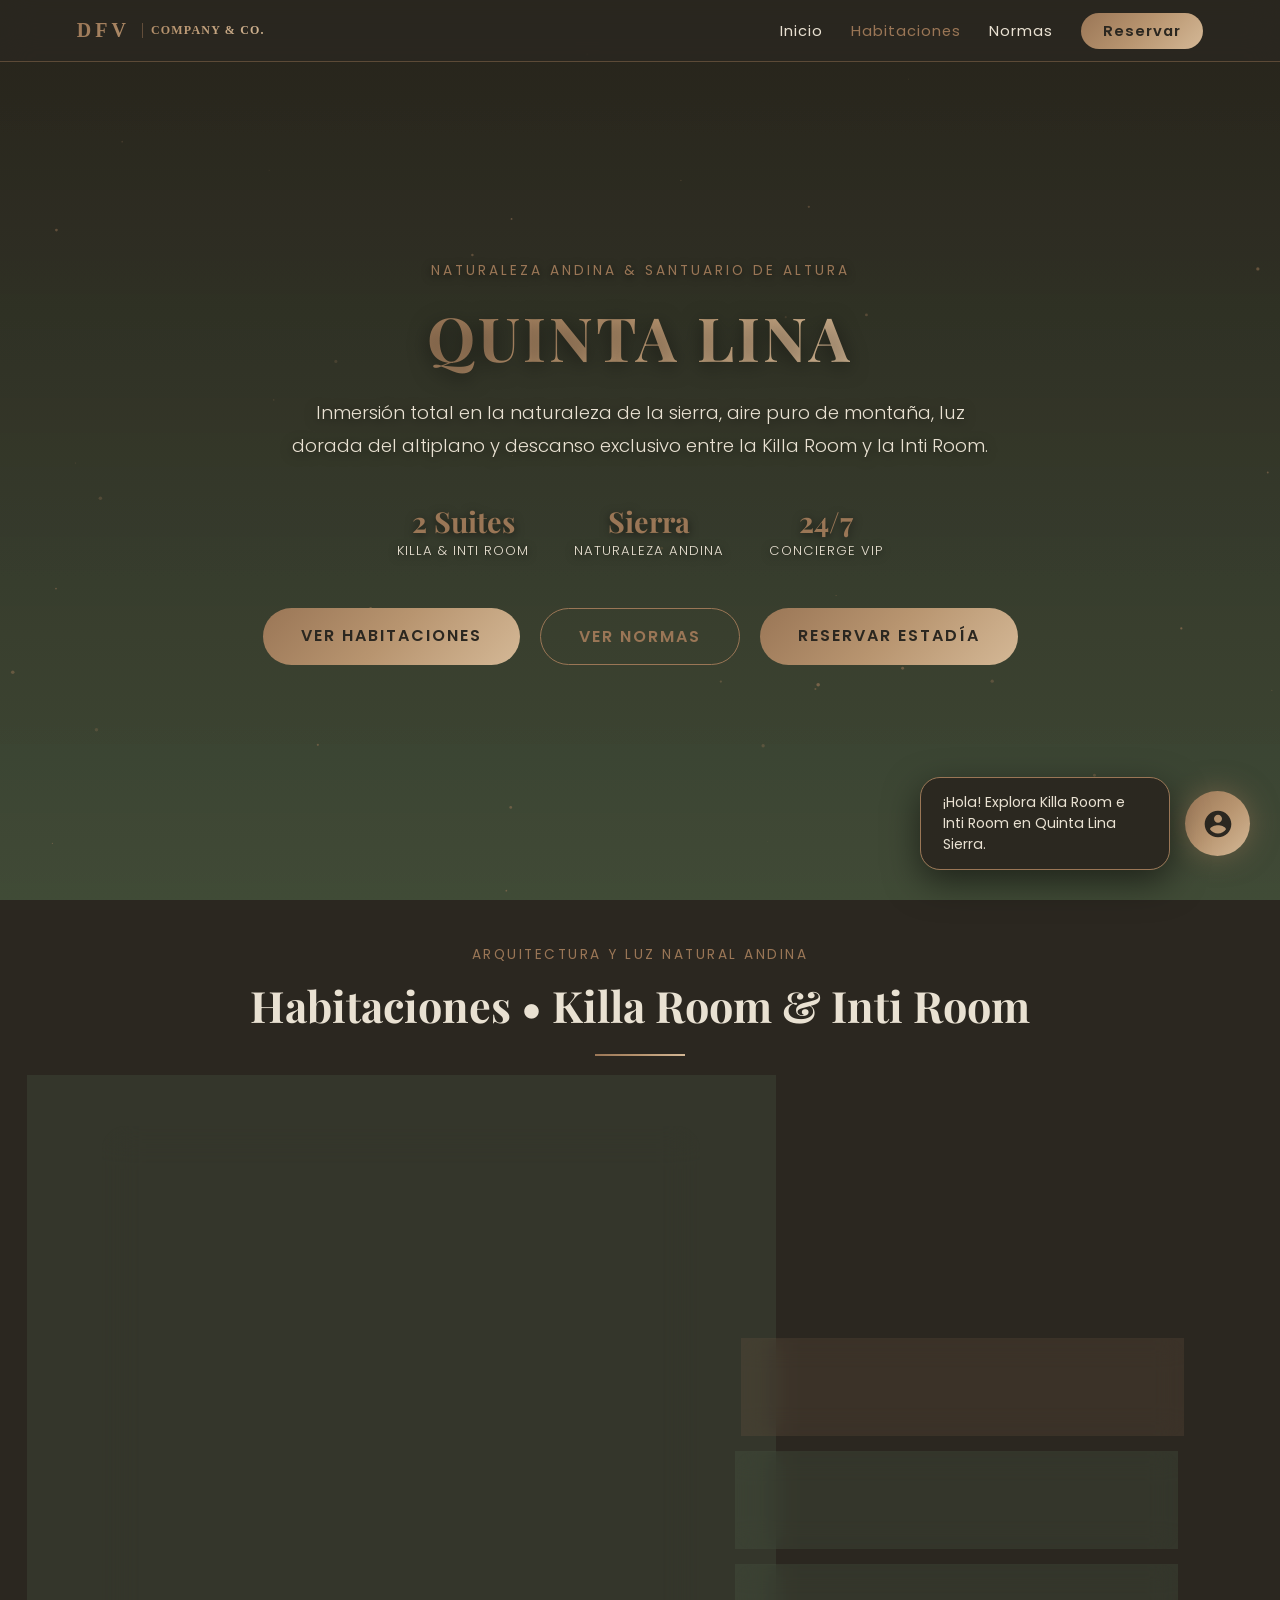
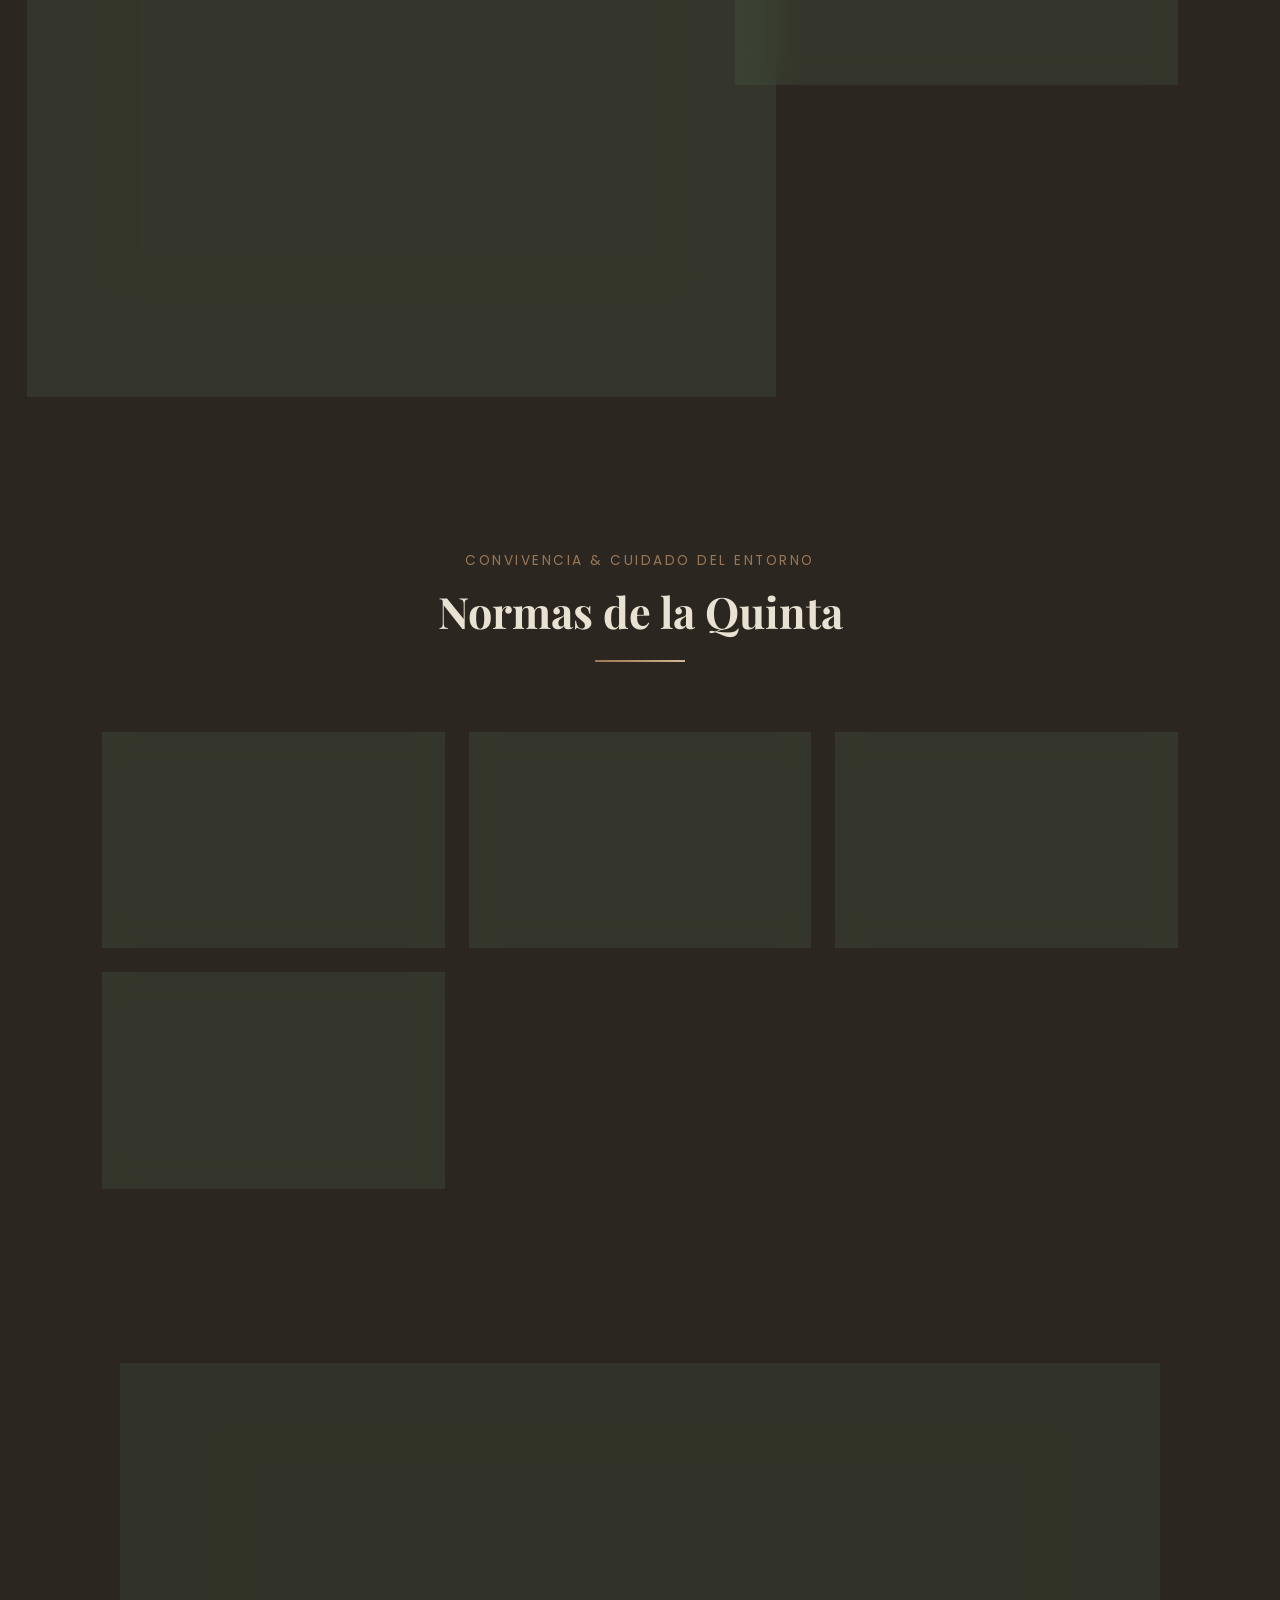
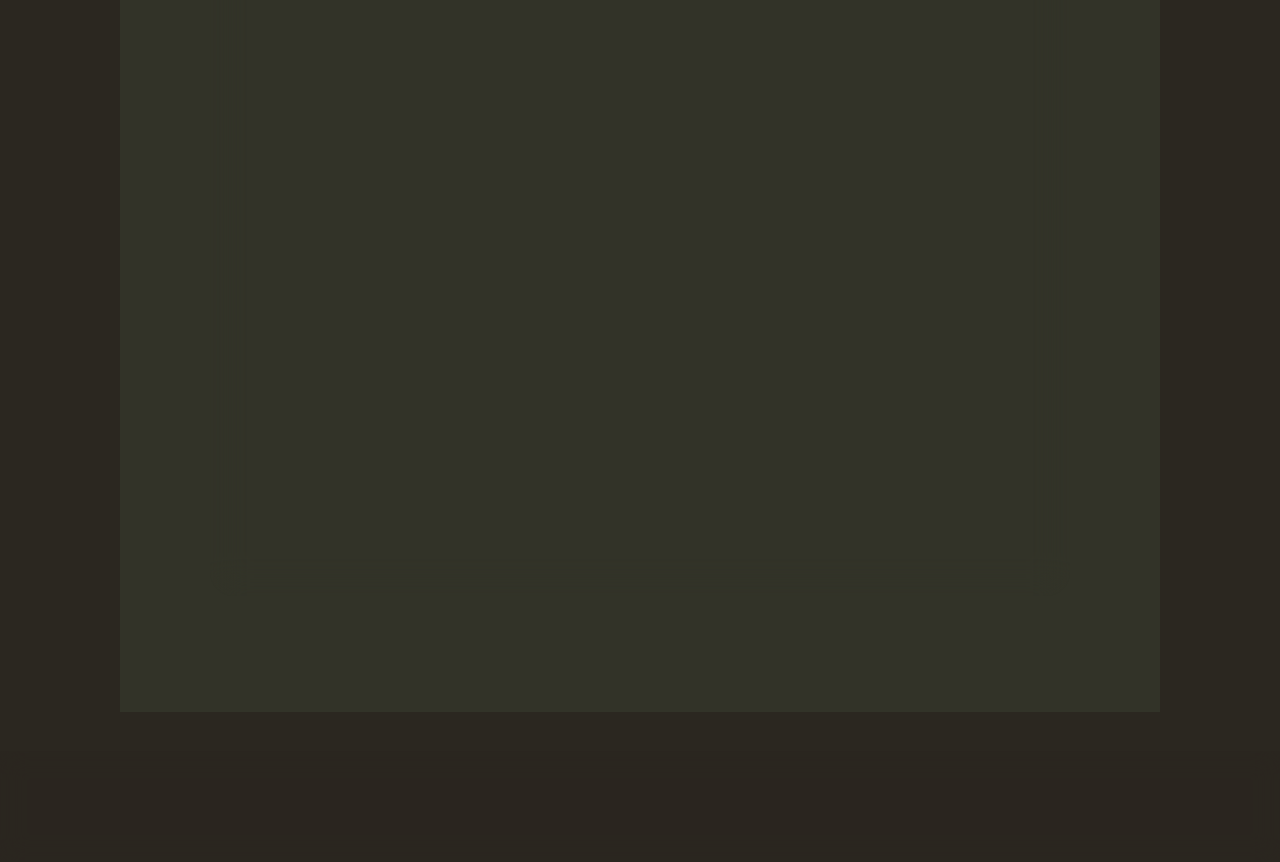
<file: habitaciones.html>
<!DOCTYPE html>
<html lang="es">
<head>
    <meta charset="UTF-8">
    <meta name="viewport" content="width=device-width, initial-scale=1.0">
    <title>DFV • Company.co</title>
    <link href="https://fonts.googleapis.com/css2?family=Playfair+Display:ital,wght@0,400..700;1,400..700&family=Poppins:wght@300;400;500;600&display=swap" rel="stylesheet">
    <link rel="stylesheet" href="https://cdnjs.cloudflare.com/ajax/libs/font-awesome/6.0.0-beta3/css/all.min.css">
    <style>
        :root {
            --lino: #E9E1D2;
            --verde-musgo: #52664B;
            --tierra: #9A7656;
            --bg-color: #2B2720;
            --text-color: var(--lino);
            --acento-principal: var(--verde-musgo);
            --acento-secundario: var(--tierra);
            --gradiente-tierra: linear-gradient(135deg, #9A7656 0%, #B89570 50%, #D4B896 100%);
            --gradiente-musgo: linear-gradient(135deg, #52664B 0%, #6A7F62 50%, #84997C 100%);
            --gradiente-lino: linear-gradient(135deg, #E9E1D2 0%, #F2EDE4 50%, #D9D0C0 100%);
            --card-bg: rgba(82, 102, 75, 0.25);
        }
        * {
            margin: 0;
            padding: 0;
            box-sizing: border-box;
            scroll-behavior: smooth;
        }
        body {
            background-color: var(--bg-color);
            color: var(--text-color);
            font-family: 'Poppins', sans-serif;
            overflow-x: hidden;
            position: relative;
        }
        h1, h2, h3, h4, .logo-emblem {
            font-family: 'Playfair Display', serif;
        }
        /* Fondo dinámico naturaleza de sierra / andino */
        #dynamic-bg {
            position: fixed;
            top: 0;
            left: 0;
            width: 100vw;
            height: 100vh;
            z-index: -3;
            background: linear-gradient(rgba(43, 39, 32, 0.65), rgba(82, 102, 75, 0.55)),
                        url('https://images.unsplash.com/photo-1464822759023-fed622ff2c3b?auto=format&fit=crop&w=2400&q=90') center/cover no-repeat;
            background-attachment: fixed;
            filter: brightness(1.05) contrast(1.1);
            transition: transform 1.2s cubic-bezier(0.16, 1, 0.3, 1);
        }
        canvas.particles {
            position: fixed;
            top: 0;
            left: 0;
            width: 100%;
            height: 100%;
            z-index: -1;
            pointer-events: none;
        }
        /* Barra de navegación minimalista */
        header.top-header {
            position: fixed;
            top: 0;
            left: 0;
            width: 100%;
            display: flex;
            justify-content: space-between;
            align-items: center;
            padding: 18px 6%;
            background: rgba(43, 39, 32, 0.85);
            backdrop-filter: blur(16px);
            border-bottom: 1px solid rgba(154, 118, 86, 0.45);
            z-index: 1000;
        }
        .logo-emblem {
            font-size: 1.35rem;
            font-weight: 700;
            background: var(--gradiente-tierra);
            -webkit-background-clip: text;
            -webkit-text-fill-color: transparent;
            letter-spacing: 2px;
            text-decoration: none;
        }
        nav.unified-nav ul {
            display: flex;
            list-style: none;
            gap: 28px;
            align-items: center;
            flex-wrap: wrap;
        }
        nav.unified-nav ul li a {
            text-decoration: none;
            color: var(--lino);
            font-size: 0.92rem;
            font-weight: 400;
            letter-spacing: 1px;
            transition: color 0.3s ease;
        }
        nav.unified-nav ul li a:hover,
        nav.unified-nav ul li a.active {
            color: var(--tierra);
        }
        .nav-btn-reserve {
            padding: 8px 22px !important;
            background: var(--gradiente-tierra) !important;
            color: #2B2720 !important;
            border-radius: 20px;
            font-weight: 600 !important;
        }
        @media (max-width: 650px) {
            nav.unified-nav ul { gap: 16px; font-size: 0.82rem; }
            header.top-header { padding: 14px 4%; }
        }
        /* Hero Section */
        section.hero {
            min-height: 94vh;
            display: flex;
            flex-direction: column;
            justify-content: center;
            align-items: center;
            text-align: center;
            padding: 140px 20px 60px;
            position: relative;
        }
        .hero span {
            color: var(--tierra);
            letter-spacing: 3px;
            text-transform: uppercase;
            font-size: 0.85rem;
            margin-bottom: 15px;
            text-shadow: 0 2px 8px rgba(0,0,0,0.7);
        }
        .hero h1 {
            font-size: 3.8rem;
            letter-spacing: 3px;
            margin-bottom: 20px;
            background: var(--gradiente-tierra);
            -webkit-background-clip: text;
            -webkit-text-fill-color: transparent;
            text-transform: uppercase;
            text-shadow: 0 4px 20px rgba(0,0,0,0.5);
        }
        .hero p {
            font-size: 1.15rem;
            color: var(--lino);
            max-width: 720px;
            margin-bottom: 40px;
            line-height: 1.75;
            font-weight: 300;
            text-shadow: 0 2px 12px rgba(0,0,0,0.6);
        }
        .hero-stats {
            display: flex;
            gap: 45px;
            margin-bottom: 45px;
            flex-wrap: wrap;
            justify-content: center;
        }
        .hero-stat-item h4 {
            font-size: 1.8rem;
            color: var(--tierra);
            font-family: 'Playfair Display', serif;
            text-shadow: 0 2px 10px rgba(0,0,0,0.6);
        }
        .hero-stat-item p {
            font-size: 0.82rem;
            color: var(--lino);
            letter-spacing: 1px;
            margin-bottom: 0;
            text-transform: uppercase;
            text-shadow: 0 2px 8px rgba(0,0,0,0.6);
        }
        .hero-buttons {
            display: flex;
            gap: 20px;
            flex-wrap: wrap;
            justify-content: center;
        }
        .btn-gold {
            padding: 15px 38px;
            background: var(--gradiente-tierra);
            border: none;
            color: #2B2720;
            font-weight: 600;
            letter-spacing: 2px;
            text-transform: uppercase;
            border-radius: 30px;
            cursor: pointer;
            transition: all 0.3s;
            text-decoration: none;
            display: inline-block;
        }
        .btn-gold:hover {
            transform: translateY(-4px) scale(1.02);
            box-shadow: 0 14px 30px rgba(154, 118, 86, 0.4);
        }
        .btn-gold.outline {
            background: transparent;
            border: 1px solid var(--tierra);
            color: var(--tierra);
        }
        .btn-gold.outline:hover {
            background: rgba(154, 118, 86, 0.15);
        }
        /* Sección Habitaciones */
        section.division-section {
            padding: 95px 8%;
            max-width: 1440px;
            margin: 0 auto;
        }
        .section-header {
            text-align: center;
            margin-bottom: 70px;
        }
        .section-header span {
            color: var(--tierra);
            font-size: 0.85rem;
            letter-spacing: 2.5px;
            text-transform: uppercase;
        }
        .section-header h2 {
            font-size: 2.7rem;
            margin-top: 10px;
            color: var(--lino);
        }
        .section-header hr {
            width: 90px;
            height: 2px;
            background: var(--gradiente-tierra);
            border: none;
            margin: 20px auto 0;
        }
        .room-showcase-container {
            display: grid;
            grid-template-columns: 1.15fr 0.85fr;
            gap: 35px;
            margin-bottom: 60px;
            align-items: center;
        }
        @media (max-width: 950px) {
            .room-showcase-container { grid-template-columns: 1fr; }
        }
        .room-preview-card {
            background: var(--card-bg);
            backdrop-filter: blur(18px);
            border: 1px solid rgba(154, 118, 86, 0.45);
            border-radius: 24px;
            overflow: hidden;
            box-shadow: 0 24px 50px rgba(0,0,0,0.5);
            transition: all 0.4s ease;
        }
        .room-img-container {
            position: relative;
            height: 380px;
            overflow: hidden;
        }
        .room-img-container img {
            width: 100%;
            height: 100%;
            object-fit: cover;
            transition: transform 0.6s cubic-bezier(0.16, 1, 0.3, 1);
        }
        .room-preview-card:hover .room-img-container img {
            transform: scale(1.05);
        }
        .room-img-overlay {
            position: absolute;
            bottom: 0;
            left: 0;
            width: 100%;
            background: linear-gradient(to top, rgba(43, 39, 32, 0.95), transparent);
            padding: 30px;
        }
        .room-preview-content {
            padding: 35px;
        }
        .room-preview-content h3 {
            font-size: 2rem;
            margin-bottom: 12px;
            color: var(--lino);
        }
        .room-preview-content p {
            color: var(--lino);
            opacity: 0.85;
            font-size: 0.98rem;
            line-height: 1.7;
            margin-bottom: 25px;
        }
        .room-amenities-pills {
            display: flex;
            flex-wrap: wrap;
            gap: 10px;
            margin-bottom: 30px;
        }
        .pill-item {
            font-size: 0.78rem;
            color: var(--lino);
            background: rgba(233, 225, 210, 0.08);
            border: 1px solid rgba(154, 118, 86, 0.35);
            padding: 6px 14px;
            border-radius: 20px;
            display: flex;
            align-items: center;
            gap: 6px;
        }
        .pill-item i { color: var(--tierra); }
        .room-selector-list {
            display: flex;
            flex-direction: column;
            gap: 16px;
        }
        .room-selector-item small {
            display: block;
            color: var(--tierra);
            font-size: 0.75rem;
            margin-top: 5px;
        }
        .listing-detail-note {
            margin-top: 16px;
            font-size: 0.82rem;
            opacity: 0.75;
            line-height: 1.6;
        }

        /* Alojamiento externo de Airbnb */
        .airbnb-listing {
            margin-top: 35px;
            display: grid;
            grid-template-columns: minmax(0, 1fr) auto;
            gap: 24px;
            align-items: center;
            padding: 30px 35px;
            background: var(--card-bg);
            backdrop-filter: blur(18px);
            border: 1px solid rgba(154, 118, 86, 0.55);
            border-radius: 24px;
            box-shadow: 0 18px 40px rgba(0,0,0,0.3);
        }
        .airbnb-listing h3 {
            color: var(--lino);
            font-size: 1.65rem;
            margin-bottom: 10px;
        }
        .airbnb-listing p {
            color: var(--lino);
            opacity: 0.85;
            line-height: 1.7;
        }
        .airbnb-listing .airbnb-label {
            color: var(--tierra);
            font-size: 0.8rem;
            letter-spacing: 2px;
            text-transform: uppercase;
            display: block;
            margin-bottom: 8px;
        }
        @media (max-width: 650px) {
            .airbnb-listing {
                grid-template-columns: 1fr;
                padding: 25px;
            }
            .airbnb-listing .btn-gold {
                text-align: center;
            }
        }
        .room-selector-item {
            background: var(--card-bg);
            backdrop-filter: blur(14px);
            border: 1px solid rgba(82, 102, 75, 0.35);
            border-radius: 16px;
            padding: 22px 24px;
            cursor: pointer;
            transition: all 0.3s ease;
            display: flex;
            justify-content: space-between;
            align-items: center;
        }
        .room-selector-item:hover, .room-selector-item.active {
            border-color: var(--tierra);
            background: rgba(154, 118, 86, 0.15);
            transform: translateX(6px);
        }
        .room-selector-item h4 {
            font-size: 1.25rem;
            color: var(--lino);
            margin-bottom: 4px;
        }
        .room-selector-item p {
            font-size: 0.85rem;
            color: var(--lino);
            opacity: 0.7;
        }
        .room-price-badge {
            font-size: 1.05rem;
            font-weight: 600;
            color: var(--tierra);
            font-family: 'Playfair Display', serif;
        }
        /* Sección Normas */
        .rules-grid {
            display: grid;
            grid-template-columns: repeat(auto-fit, minmax(260px, 1fr));
            gap: 25px;
            margin-top: 35px;
        }
        .rule-card {
            background: var(--card-bg);
            backdrop-filter: blur(14px);
            border: 1px solid rgba(82, 102, 75, 0.4);
            border-radius: 20px;
            padding: 30px;
            transition: transform 0.3s ease;
        }
        .rule-card:hover {
            transform: translateY(-5px);
            border-color: var(--tierra);
        }
        .rule-card i {
            font-size: 1.8rem;
            color: var(--tierra);
            margin-bottom: 18px;
        }
        .rule-card h4 {
            font-size: 1.2rem;
            margin-bottom: 10px;
            color: var(--lino);
        }
        .rule-card p {
            color: var(--lino);
            opacity: 0.8;
            font-size: 0.92rem;
            line-height: 1.6;
        }
        /* Bloque de Reserva */
        .booking-section {
            background: rgba(82, 102, 75, 0.2);
            backdrop-filter: blur(18px);
            border: 1px solid rgba(154, 118, 86, 0.45);
            border-radius: 24px;
            padding: 60px 45px;
            max-width: 860px;
            margin: 50px auto 0;
            box-shadow: 0 25px 60px rgba(0,0,0,0.5);
        }
        .booking-form {
            display: grid;
            grid-template-columns: 1fr 1fr;
            gap: 22px;
            margin-top: 35px;
        }
        @media (max-width: 650px) {
            .booking-form { grid-template-columns: 1fr; }
        }
        .form-group {
            display: flex;
            flex-direction: column;
            gap: 8px;
        }
        .form-group.full {
            grid-column: span 2;
        }
        @media (max-width: 650px) {
            .form-group.full { grid-column: span 1; }
        }
        .form-group label {
            font-size: 0.88rem;
            color: var(--lino);
            opacity: 0.8;
            letter-spacing: 0.5px;
        }
        .form-group input, .form-group select, .form-group textarea {
            background: rgba(43, 39, 32, 0.8);
            border: 1px solid rgba(154, 118, 86, 0.35);
            padding: 15px 18px;
            border-radius: 12px;
            color: var(--lino);
            font-family: 'Poppins', sans-serif;
            font-size: 0.95rem;
            outline: none;
            transition: all 0.3s;
        }
        .form-group input:focus, .form-group select:focus, .form-group textarea:focus {
            border-color: var(--tierra);
            box-shadow: 0 0 15px rgba(154, 118, 86, 0.25);
        }
        .nota-precios {
            text-align: center;
            color: var(--lino);
            opacity: 0.75;
            font-size: 0.86rem;
            margin-top: 25px;
            font-style: italic;
        }
        /* Avatar Guía Dinámico */
        #interactive-guide {
            position: fixed;
            bottom: 30px;
            right: 30px;
            z-index: 2000;
            display: flex;
            align-items: center;
            gap: 15px;
        }
        .avatar-speech {
            background: rgba(43, 39, 32, 0.95);
            border: 1px solid var(--tierra);
            padding: 14px 22px;
            border-radius: 20px;
            font-size: 0.88rem;
            color: var(--lino);
            box-shadow: 0 12px 35px rgba(0,0,0,0.5);
            max-width: 250px;
            opacity: 0;
            transform: translateY(12px);
            transition: all 0.35s ease;
            pointer-events: none;
        }
        .avatar-speech.active {
            opacity: 1;
            transform: translateY(0);
        }
        .avatar-node {
            width: 65px;
            height: 65px;
            border-radius: 50%;
            background: var(--gradiente-tierra);
            display: flex;
            align-items: center;
            justify-content: center;
            cursor: pointer;
            box-shadow: 0 0 28px rgba(154, 118, 86, 0.5);
            animation: pulse-tierra 3s infinite;
        }
        .avatar-node svg {
            width: 32px;
            height: 32px;
            fill: #2B2720;
        }
        @keyframes pulse-tierra {
            0% { box-shadow: 0 0 0 0 rgba(154, 118, 86, 0.6); }
            70% { box-shadow: 0 0 0 18px rgba(154, 118, 86, 0); }
            100% { box-shadow: 0 0 0 0 rgba(154, 118, 86, 0); }
        }
        footer {
            border-top: 1px solid rgba(154, 118, 86, 0.35);
            padding: 45px 8%;
            text-align: center;
            color: var(--lino);
            opacity: 0.75;
            font-size: 0.86rem;
            background: rgba(43, 39, 32, 0.85);
            backdrop-filter: blur(12px);
            margin-top: 60px;
        }
    </style>
</head>
<body onmousemove="parallaxBg(event)">
    <div id="dynamic-bg"></div>
    <canvas class="particles" id="particleCanvas"></canvas>
    
    <!-- Navegación -->
    <header class="top-header">
        <a href="#inicio" class="logo-emblem" style="display: flex; align-items: center; gap: 12px; text-decoration: none;">
            <span style="font-family: 'Cinzel', serif; font-size: 1.25rem; font-weight: bold; letter-spacing: 0.2em; color: var(--lino);">DFV</span>
            <span style="font-family: 'Cinzel', serif; font-size: 0.75rem; letter-spacing: 0.1em; color: var(--tierra); border-left: 1px solid rgba(154, 118, 86, 0.5); padding-left: 8px;">COMPANY & CO.</span>
        </a>
        <nav class="unified-nav">
            <ul>
                <li><a href="presentacion.html">Inicio</a></li>
                <li><a href="#habitaciones" class="active">Habitaciones</a></li>
                <li><a href="#normas">Normas</a></li>
                <li><a href="#reservar" class="nav-btn-reserve">Reservar</a></li>
            </ul>
        </nav>
    </header>

    <!-- Hero -->
    <section class="hero" id="inicio">
        <span>Naturaleza Andina & Santuario de Altura</span>
        <h1>Quinta Lina</h1>
        <p>Inmersión total en la naturaleza de la sierra, aire puro de montaña, luz dorada del altiplano y descanso exclusivo entre la Killa Room y la Inti Room.</p>
        
        <div class="hero-stats">
            <div class="hero-stat-item">
                <h4>2 Suites</h4>
                <p>Killa & Inti Room</p>
            </div>
            <div class="hero-stat-item">
                <h4>Sierra</h4>
                <p>Naturaleza Andina</p>
            </div>
            <div class="hero-stat-item">
                <h4>24/7</h4>
                <p>Concierge VIP</p>
            </div>
        </div>
        <div class="hero-buttons">
            <a href="#habitaciones" class="btn-gold" onclick="triggerAvatarAdvice('Conoce la Killa Room y la Inti Room en Quinta Lina Sierra.')">Ver Habitaciones</a>
            <a href="#normas" class="btn-gold outline" onclick="triggerAvatarAdvice('Consulta las normas de convivencia.')">Ver Normas</a>
            <a href="#reservar" class="btn-gold" onclick="triggerAvatarAdvice('Agenda tu estadía en Quinta Lina.')">Reservar Estadía</a>
        </div>
    </section>

    <!-- Habitaciones -->
    <section class="division-section" id="habitaciones">
        <div class="section-header">
            <span>Arquitectura y Luz Natural Andina</span>
            <h2>Habitaciones • Killa Room & Inti Room</h2>
            <hr>
        </div>
        <div class="room-showcase-container">
            <div class="room-preview-card" id="roomDisplayCard">
                <div class="room-img-container">
                    <img id="activeRoomImg" src="killa room.jpeg" alt="Habitación Principal Killa Room">
                    <div class="room-img-overlay">
                        <span id="activeRoomTag" style="color:var(--tierra); font-size:0.85rem; letter-spacing:1.5px;">HABITACIÓN PRINCIPAL • KILLA ROOM</span>
                    </div>
                </div>
                <div class="room-preview-content">
                    <h3 id="activeRoomTitle">Killa Room (Habitación Principal)</h3>
                    <p id="activeRoomDesc">Un espacio cálido e íntimo pensado para el descanso profundo y la contemplación del entorno natural de la quinta.</p>
                    <div class="room-amenities-pills">
                        <span class="pill-item"><i class="fas fa-bed"></i> 1 Cama Queen</span>
                        <span class="pill-item"><i class="fas fa-users"></i> Capacidad: 2 personas</span>
                        <span class="pill-item"><i class="fas fa-wifi"></i> Wi-Fi alta velocidad</span>
                        <span class="pill-item"><i class="fas fa-bath"></i> Baño privado acabados naturales</span>
                        <span class="pill-item"><i class="fas fa-mug-hot"></i> Estación infusiones cortesía</span>
                    </div>
                    <div style="display:flex; justify-content:space-between; align-items:center;">
                        <span class="room-price-badge" id="activeRoomPrice">$130 / noche</span>
                        <a id="selectRoomBtn" href="#reservar" class="btn-gold" style="padding: 10px 24px; font-size:0.82rem;" onclick="selectRoomForBooking()">Seleccionar Esta Suite</a>
                    </div>
                </div>
            </div>
            <div class="room-selector-list">
                <div class="room-selector-item active" onclick="switchRoomData('killaRoom', this)">
                    <div>
                        <h4>Habitación Principal • Killa Room</h4>
                        <p>1 Cama Queen • Calidez & Estación de infusiones</p>
                    </div>
                    <span class="room-price-badge">$130</span>
                </div>
                <div class="room-selector-item" onclick="switchRoomData('intiRoom', this)">
                    <div>
                        <h4>Habitación Doble • Inti Room</h4>
                        <p>2 Camas Individuales • Silencio y vista a jardines</p>
                    </div>
                    <span class="room-price-badge">$115</span>
                </div>
                <div class="room-selector-item" onclick="switchRoomData('casaVistaMontana', this)">
                    <div>
                        <h4>Casa Vista Montaña</h4>
                        <p>Alojamiento entero • Baños, Ecuador</p>
                        <small>6 huéspedes · 3 habitaciones · Garaje</small>
                    </div>
                    <span class="room-price-badge">Airbnb</span>
                </div>
            </div>
        </div>

    </section>

    <!-- Normas -->
    <section class="division-section" id="normas">
        <div class="section-header">
            <span>Convivencia & Cuidado del Entorno</span>
            <h2>Normas de la Quinta</h2>
            <hr>
        </div>
        <div class="rules-grid">
            <div class="rule-card">
                <i class="fas fa-volume-mute"></i>
                <h4>Silencio & Paz Andina</h4>
                <p>Respetamos la tranquilidad del entorno montañoso. Horario de silencio a partir de las 22:00.</p>
            </div>
            <div class="rule-card">
                <i class="fas fa-seedling"></i>
                <h4>Cuidado del Ecosistema</h4>
                <p id="ruleGardensText">Prohibido extraer flora nativa; los jardines con sus dibujitos y senderos están para la contemplación.</p>
            </div>
            <div class="rule-card">
                <i class="fas fa-smoking-ban"></i>
                <h4>Espacios Libres de Humo</h4>
                <p>No está permitido fumar dentro de las habitaciones Killa Room ni Inti Room.</p>
            </div>
            <div class="rule-card">
                <i class="fas fa-clock"></i>
                <h4>Check-in / Check-out</h4>
                <p>Check-in desde las 14:00 hrs. Check-out hasta las 11:30 hrs para preparación con aroma a leña.</p>
            </div>
        </div>
    </section>

    <!-- Reservar -->
    <section class="division-section" id="reservar">
        <div class="booking-section">
            <div class="section-header" style="margin-bottom: 20px;">
                <span>Concierge & Hospedaje Sierra</span>
                <h2>Reservar en DFV Quinta Lina</h2>
                <hr>
            </div>
            <p class="nota-precios" style="margin-top:0; margin-bottom:25px;">Selecciona tu habitación andina preferida:</p>
            
            <form class="booking-form" id="formReserva">
                <div class="form-group">
                    <label for="nombreReserva">Nombre y Apellido</label>
                    <input type="text" id="nombreReserva" placeholder="Ej. Camila Torres" required>
                </div>
                <div class="form-group">
                    <label for="telefonoReserva">Teléfono / WhatsApp</label>
                    <input type="tel" id="telefonoReserva" placeholder="+593 99 999 9999" required>
                </div>
                <div class="form-group">
                    <label for="roomBookingSelect">Habitación Seleccionada</label>
                    <select id="roomBookingSelect" required>
                        <option value="Habitación Principal • Killa Room ($130/noche)">Habitación Principal • Killa Room ($130/noche)</option>
                        <option value="Habitación Doble • Inti Room ($115/noche)">Habitación Doble • Inti Room ($115/noche)</option>
                        <option value="Casa Vista Montaña (consultar precio y disponibilidad en Airbnb)">Casa Vista Montaña (consultar precio y disponibilidad en Airbnb)</option>
                    </select>
                </div>
                <div class="form-group">
                    <label for="checkinReserva">Fecha de Check-in</label>
                    <input type="date" id="checkinReserva" required>
                </div>
                <div class="form-group full">
                    <label for="notasReserva">Notas / Requerimiento Especial de Llegada</label>
                    <textarea id="notasReserva" rows="3" placeholder="Ej. Hora estimada de llegada, preferencias de infusión..."></textarea>
                </div>
                <div class="form-group full">
                    <button type="submit" class="btn-gold" style="width: 100%;">
                        <i class="fab fa-whatsapp"></i> Confirmar Solicitud de Reserva
                    </button>
                </div>
            </form>
            <p class="nota-precios">* Tarifas incluyen desayuno andino artesanal de origen y acceso a senderos de naturaleza.</p>
        </div>
    </section>

    <!-- Avatar -->
    <div id="interactive-guide">
        <div class="avatar-speech" id="avatarSpeech">Hola, soy tu guía DFV Quinta Lina Sierra. ¿Te ayudo con Killa Room o Inti Room?</div>
        <div class="avatar-node" onclick="cycleAvatarMessage()" title="Haz clic para interactuar">
            <svg viewBox="0 0 24 24">
                <path d="M12 2C6.48 2 2 6.48 2 12s4.48 10 10 10 10-4.48 10-10S17.52 2 12 2zm0 3c1.66 0 3 1.34 3 3s-1.34 3-3 3-3-1.34-3-3 1.34-3 3-3zm0 14.2c-2.5 0-4.71-1.28-6-3.22.03-1.99 4-3.08 6-3.08 1.99 0 5.97 1.09 6 3.08-1.29 1.94-3.5 3.22-6 3.22z"/>
            </svg>
        </div>
    </div>

    <footer>
        <p>© 2026 DFV Quinta Lina. Santuario Andino Boutique & Naturaleza de Sierra.</p>
    </footer>

    <script>
        const roomData = {
            killaRoom: {
                title: 'Killa Room (Habitación Principal)',
                tag: 'HABITACIÓN PRINCIPAL • KILLA ROOM',
                price: '$130 / noche',
                desc: 'Un espacio cálido e íntimo pensado para el descanso profundo y la contemplación del entorno natural de la quinta.',
                pills: `
                    <span class="pill-item"><i class="fas fa-bed"></i> 1 Cama Queen</span>
                    <span class="pill-item"><i class="fas fa-users"></i> Capacidad: 2 personas</span>
                    <span class="pill-item"><i class="fas fa-wifi"></i> Wi-Fi alta velocidad</span>
                    <span class="pill-item"><i class="fas fa-bath"></i> Baño privado acabados naturales</span>
                    <span class="pill-item"><i class="fas fa-mug-hot"></i> Estación infusiones cortesía</span>
                `,
                img: 'killa room.jpeg',
                selectOption: 'Habitación Principal • Killa Room ($130/noche)'
            },
            intiRoom: {
                title: 'Inti Room (Habitación Doble)',
                tag: 'HABITACIÓN DOBLE • INTI ROOM',
                price: '$115 / noche',
                desc: 'Luminosa y acogedora, ideal para amigos o familiares que buscan confort, silencio y una estancia revitalizante.',
                pills: `
                    <span class="pill-item"><i class="fas fa-bed"></i> 2 Camas Individuales</span>
                    <span class="pill-item"><i class="fas fa-users"></i> Capacidad: 2 personas</span>
                    <span class="pill-item"><i class="fas fa-wifi"></i> Wi-Fi alta velocidad</span>
                    <span class="pill-item"><i class="fas fa-bath"></i> Baño privado completo</span>
                    <span class="pill-item"><i class="fas fa-eye"></i> Vista directa a los jardines con sus dibujitos</span>
                `,
                img: 'inti room.jpeg',
                selectOption: 'Habitación Doble • Inti Room ($115/noche)'
            },
            casaVistaMontana: {
                title: 'Casa Vista Montaña',
                tag: 'ALOJAMIENTO ENTERO • BAÑOS, ECUADOR',
                price: 'Consultar en Airbnb',
                desc: 'Casa completa privada con hermosa vista a la montaña, en una ubicación tranquila a pocos minutos del centro de Baños. Ideal para descansar, trabajar remoto o disfrutar en pareja o familia. Totalmente equipada, con Wi-Fi rápido y parqueadero.',
                pills: `
                    <span class="pill-item"><i class="fas fa-users"></i> Hasta 6 huéspedes</span>
                    <span class="pill-item"><i class="fas fa-door-open"></i> 3 habitaciones</span>
                    <span class="pill-item"><i class="fas fa-bed"></i> 3 camas</span>
                    <span class="pill-item"><i class="fas fa-bath"></i> 2.5 baños</span>
                    <span class="pill-item"><i class="fas fa-wifi"></i> Wi-Fi rápido</span>
                    <span class="pill-item"><i class="fas fa-car"></i> Garaje / parqueadero</span>
                    <span class="pill-item"><i class="fas fa-mountain"></i> Vista a la montaña</span>
                    <span class="pill-item"><i class="fas fa-house"></i> Casa privada completa</span>
                `,
                img: 'casa-vista-montana.jpg',
                selectOption: 'Casa Vista Montaña (consultar precio y disponibilidad en Airbnb)'
            }
        };
        let currentRoomKey = 'killaRoom';
        
        function switchRoomData(key, el) {
            currentRoomKey = key;
            const data = roomData[key];
            document.getElementById('activeRoomTitle').textContent = data.title;
            document.getElementById('activeRoomTag').textContent = data.tag;
            document.getElementById('activeRoomPrice').textContent = data.price;
            document.getElementById('activeRoomDesc').textContent = data.desc;
            document.getElementById('activeRoomImg').src = data.img;
            document.querySelector('.room-amenities-pills').innerHTML = data.pills;
            const actionBtn = document.getElementById('selectRoomBtn');
            const airbnbLinks = {
                killaRoom: 'https://www.airbnb.com.ec/rooms/1677901326966922848?guests=1&adults=1&s=67&unique_share_id=035b3490-753f-480e-ac93-1e77fc896263',
                intiRoom: 'https://www.airbnb.com.ec/rooms/1782891794040480437?guests=1&adults=1&s=67&unique_share_id=bf68633c-2812-417f-9db6-ca298fcb8607&source_impression_id=p3_1792085199_P3O4mXhfHA9yR82-',
                casaVistaMontana: 'https://www.airbnb.com/rooms/1507240965366342816?guests=1&adults=1&s=67&unique_share_id=208f0803-8331-43fb-9430-d7da3b876f87'
            };
            if (airbnbLinks[key]) {
                actionBtn.href = airbnbLinks[key];
                actionBtn.target = '_blank';
                actionBtn.rel = 'noopener noreferrer';
                actionBtn.innerHTML = '<i class="fab fa-airbnb"></i> Reservar en Airbnb';
                actionBtn.onclick = null;
            } else {
                actionBtn.href = '#reservar';
                actionBtn.removeAttribute('target');
                actionBtn.removeAttribute('rel');
                actionBtn.innerHTML = 'Seleccionar Esta Suite';
                actionBtn.onclick = selectRoomForBooking;
            }
            document.querySelectorAll('.room-selector-item').forEach(item => item.classList.remove('active'));
            el.classList.add('active');
            triggerAvatarAdvice(`Visualizando ${data.title} (${data.price}).`);
        }
        
        function selectRoomForBooking() {
            const data = roomData[currentRoomKey];
            const selectEl = document.getElementById('roomBookingSelect');
            if (selectEl) selectEl.value = data.selectOption;
            triggerAvatarAdvice(`Seleccionado ${data.title} en el formulario.`);
        }
        
        function parallaxBg(e) {
            const bg = document.getElementById('dynamic-bg');
            const x = (e.clientX / window.innerWidth - 0.5) * 16;
            const y = (e.clientY / window.innerHeight - 0.5) * 16;
            bg.style.transform = `scale(1.05) translate(${x}px, ${y}px)`;
        }
        
        // Partículas en tono tierra
        const canvas = document.getElementById('particleCanvas');
        const ctx = canvas.getContext('2d');
        let width, height;
        let particles = [];
        
        function resize() {
            width = canvas.width = window.innerWidth;
            height = canvas.height = window.innerHeight;
        }
        window.addEventListener('resize', resize);
        resize();
        
        for (let i = 0; i < 45; i++) {
            particles.push({
                x: Math.random() * width,
                y: Math.random() * height,
                radius: Math.random() * 1.8,
                vx: (Math.random() - 0.5) * 0.25,
                vy: (Math.random() - 0.5) * 0.25,
                alpha: Math.random() * 0.5 + 0.15
            });
        }
        
        function animateParticles() {
            ctx.clearRect(0, 0, width, height);
            ctx.fillStyle = '#9A7656';
            particles.forEach(p => {
                p.x += p.vx;
                p.y += p.vy;
                if (p.x < 0) p.x = width;
                if (p.x > width) p.x = 0;
                if (p.y < 0) p.y = height;
                if (p.y > height) p.y = 0;
                ctx.globalAlpha = p.alpha;
                ctx.beginPath();
                ctx.arc(p.x, p.y, p.radius, 0, Math.PI * 2);
                ctx.fill();
            });
            requestAnimationFrame(animateParticles);
        }
        animateParticles();
        
        // Mensajes del avatar
        const speechBubble = document.getElementById('avatarSpeech');
        const messages = [
            "Bienvenido a DFV Quinta Lina Sierra. Explora Killa Room e Inti Room.",
            "Killa Room es nuestra habitación principal con 1 Cama Queen y estación de infusiones.",
            "Inti Room ofrece 2 camas individuales y vista directa a los jardines con sus dibujitos."
        ];
        let msgIndex = 0;
        let speechTimeout;
        
        function triggerAvatarAdvice(customText) {
            speechBubble.textContent = customText || messages[msgIndex];
            speechBubble.classList.add('active');
            clearTimeout(speechTimeout);
            speechTimeout = setTimeout(() => speechBubble.classList.remove('active'), 6000);
        }
        
        function cycleAvatarMessage() {
            msgIndex = (msgIndex + 1) % messages.length;
            triggerAvatarAdvice(messages[msgIndex]);
        }
        
        setTimeout(() => {
            triggerAvatarAdvice("¡Hola! Explora Killa Room e Inti Room en Quinta Lina Sierra.");
        }, 1200);
        
        // Envío de reserva por WhatsApp
        document.getElementById('formReserva').addEventListener('submit', function(e) {
            e.preventDefault();
            const nombre = document.getElementById('nombreReserva').value;
            const telefono = document.getElementById('telefonoReserva').value;
            const habitacion = document.getElementById('roomBookingSelect').value;
            const checkin = document.getElementById('checkinReserva').value;
            const notas = document.getElementById('notasReserva').value;
            
            const numeroWhatsApp = "593983842601";
            const texto = `Hola, Quinta Lina. Me gustaría confirmar una reserva de hospedaje:\n\n` +
                `*Nombre:* ${nombre}\n` +
                `*Teléfono:* ${telefono}\n` +
                `*Habitación:* ${habitacion}\n` +
                `*Fecha Check-in:* ${checkin}\n` +
                `*Notas/Requerimientos:* ${notas}`;
            
            const mensajeCodificado = encodeURIComponent(texto);
            if (typeof triggerAvatarAdvice === 'function') {
                triggerAvatarAdvice('¡Solicitud registrada con éxito! Te confirmaremos por WhatsApp.');
            }
            window.open(`https://api.whatsapp.com/send?phone=${numeroWhatsApp}&text=${mensajeCodificado}`, '_blank');
        });
    </script>
</body>
</html>
</file>
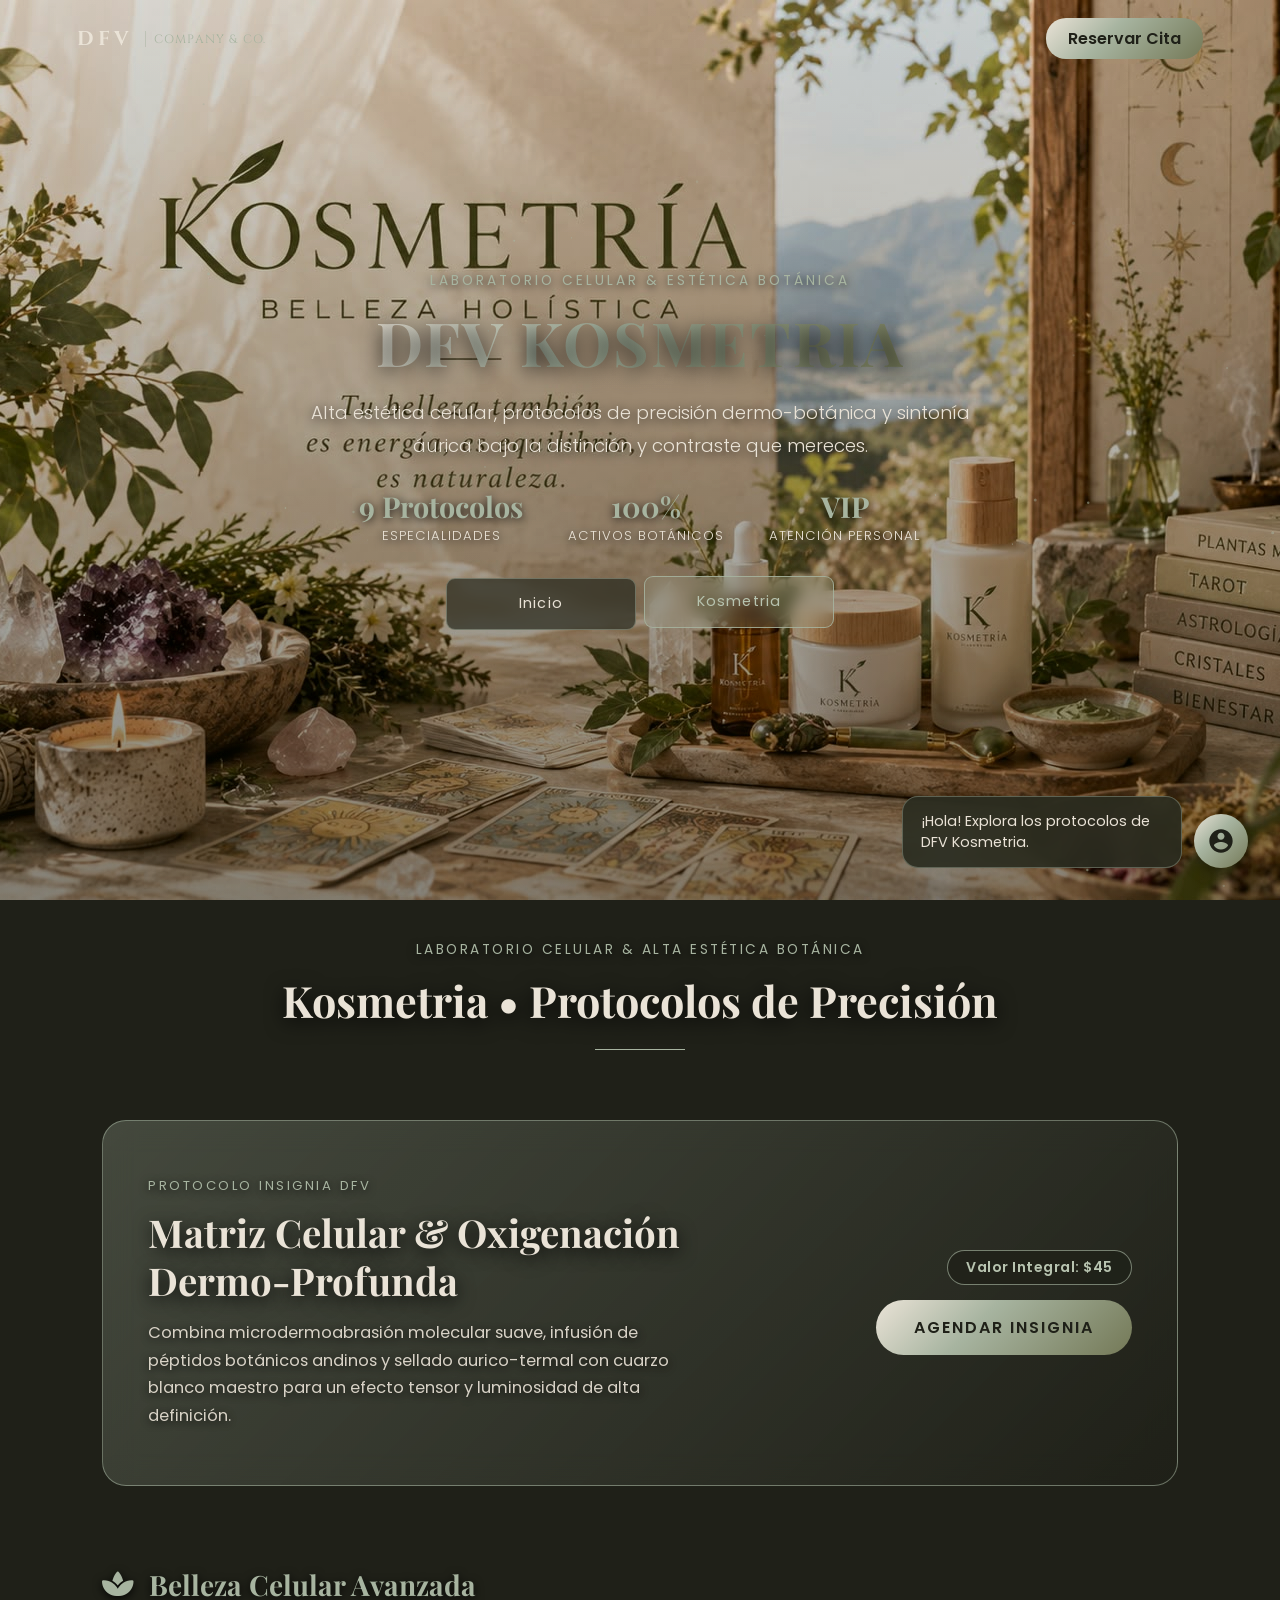
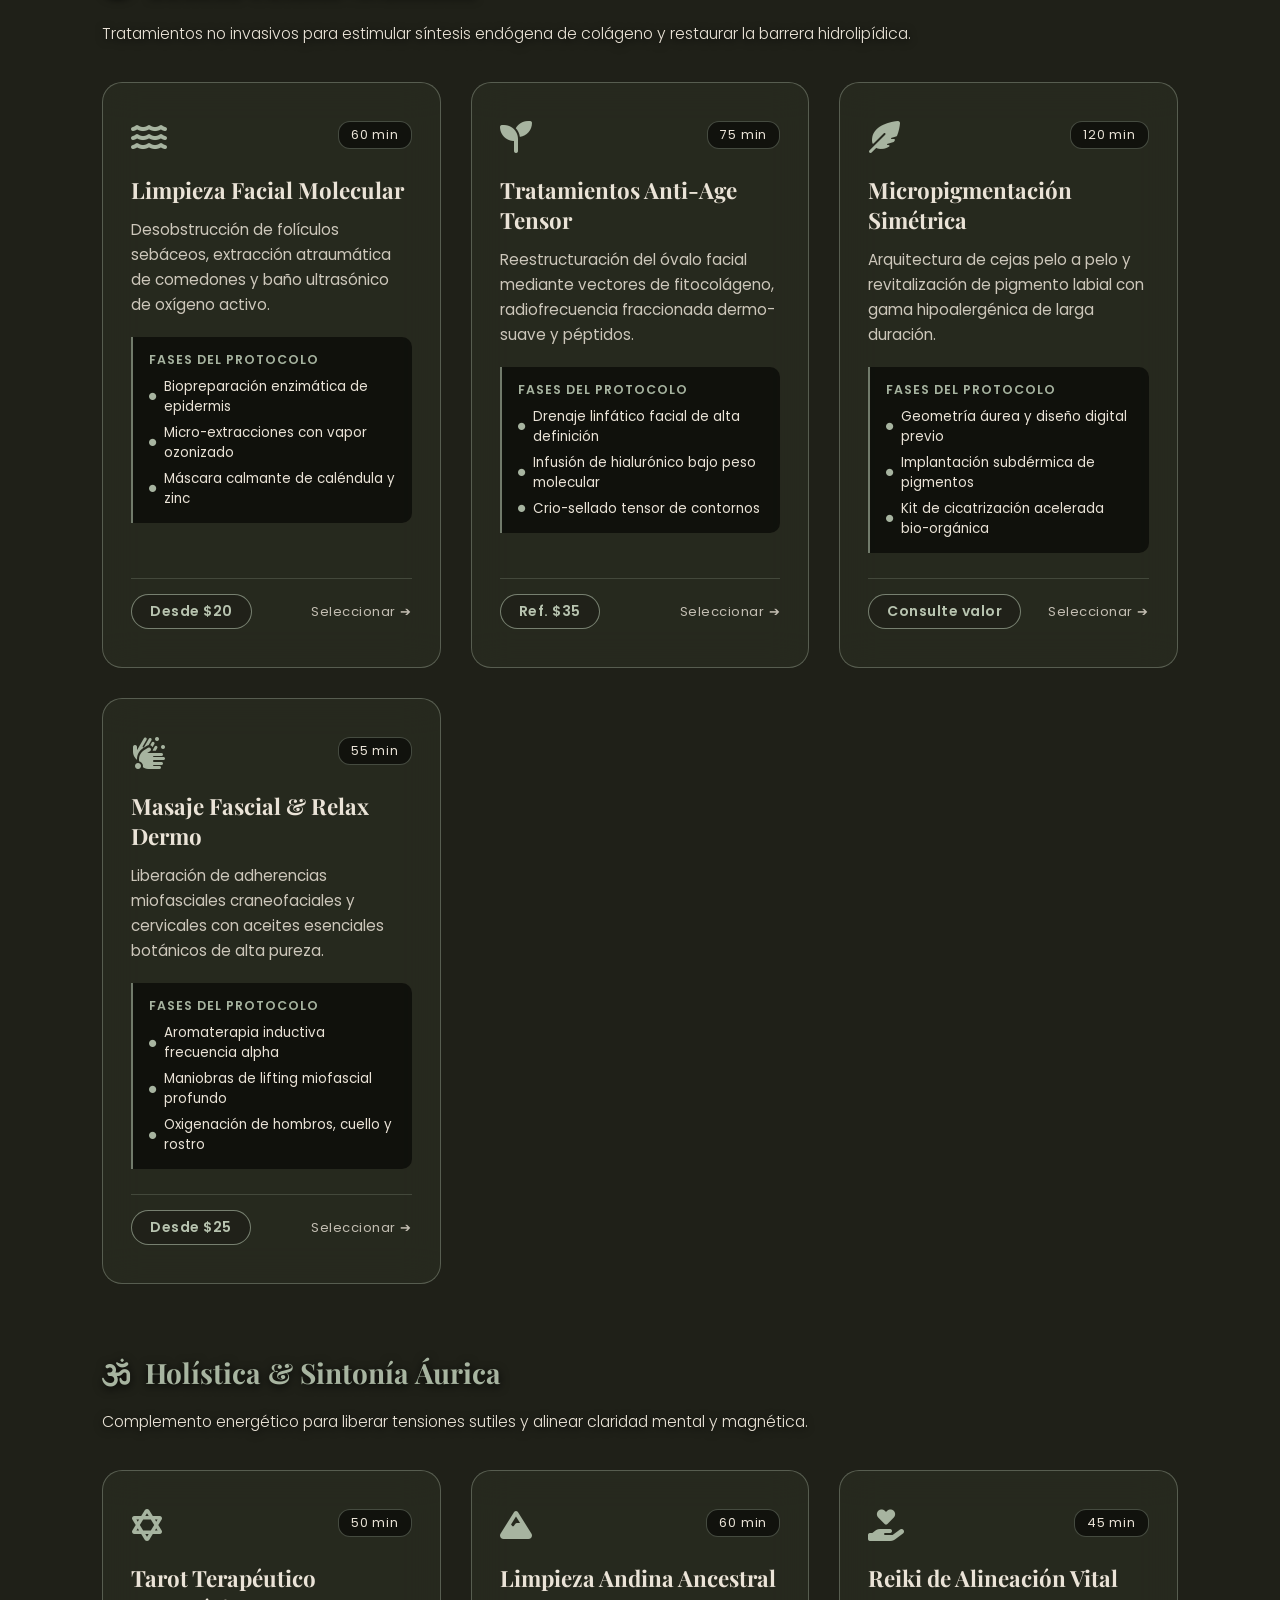
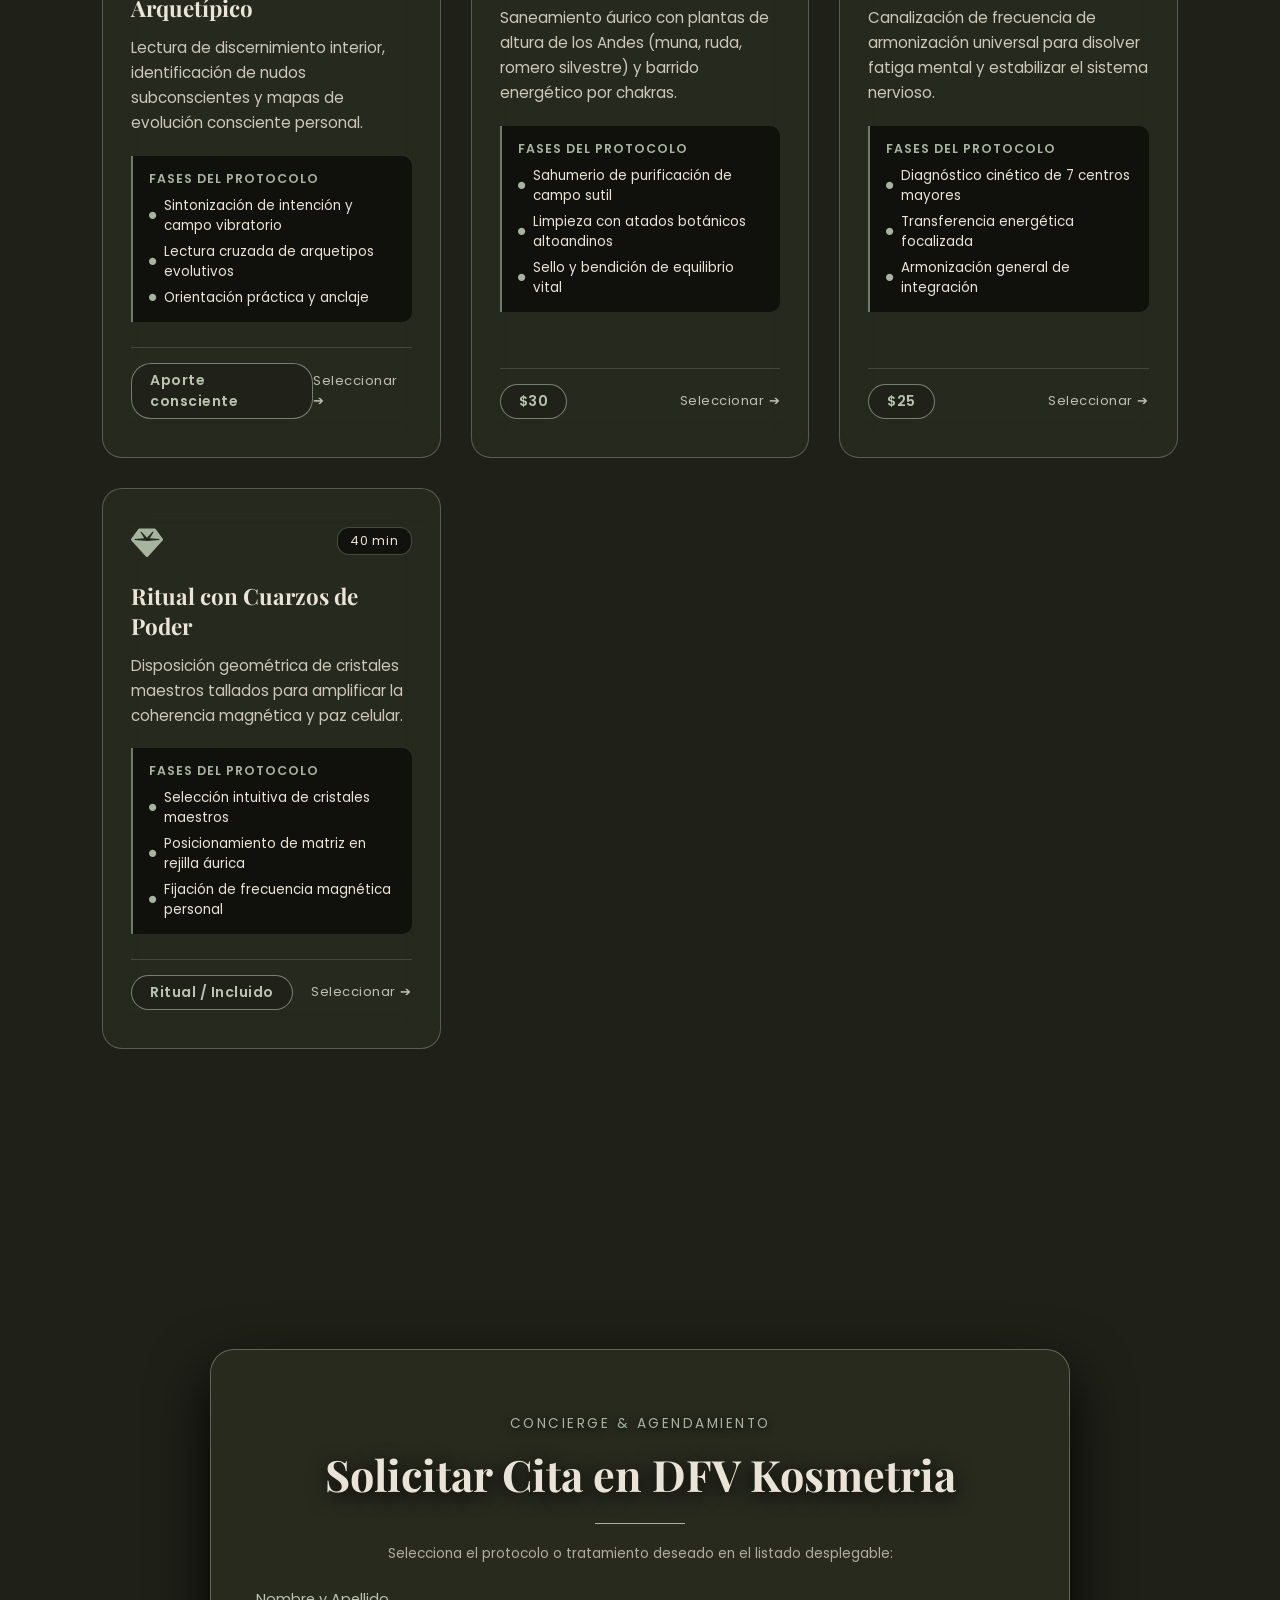
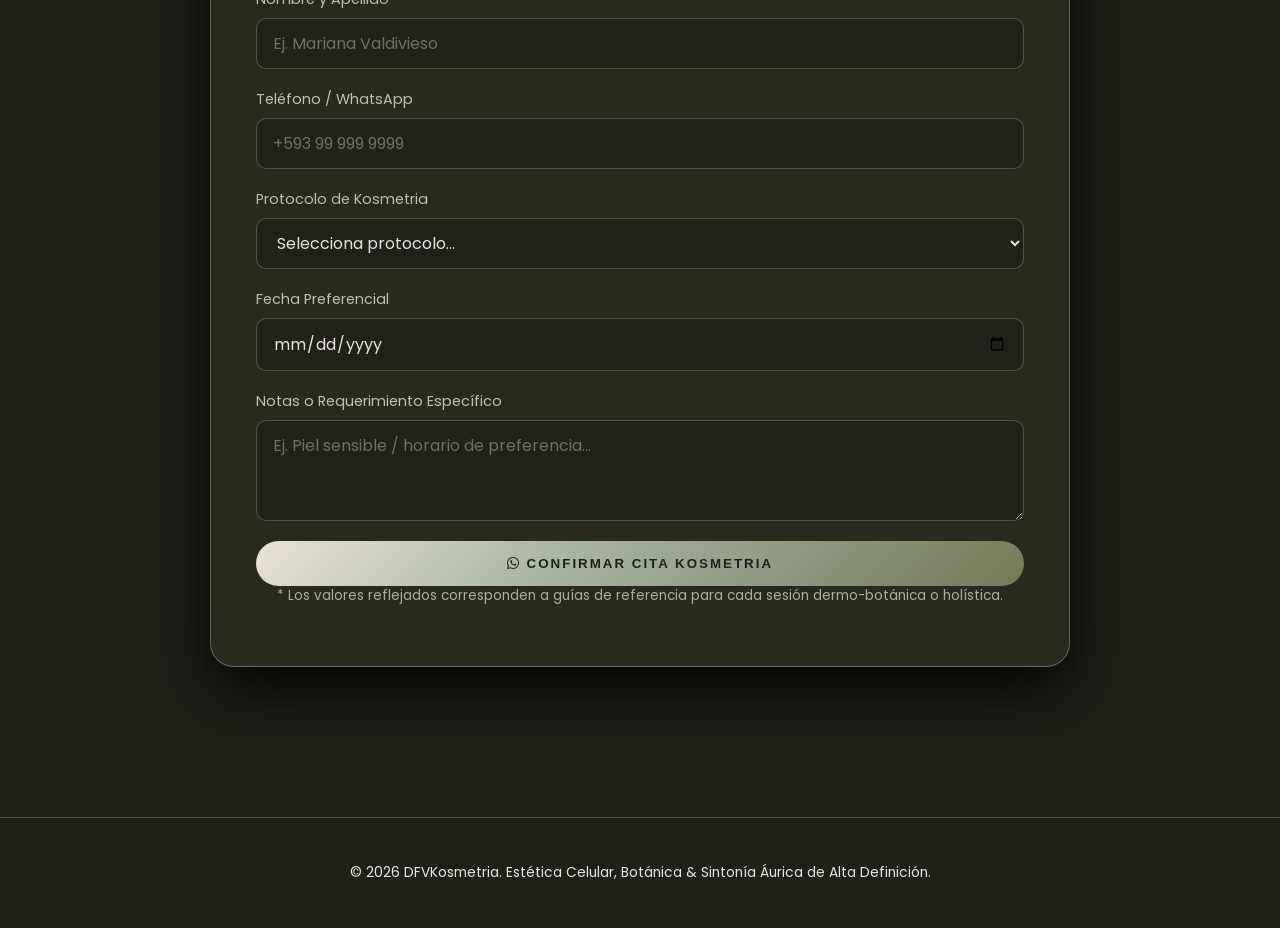
<file: servicios.html>
<!DOCTYPE html>
<html lang="es">
<head>
    <meta charset="UTF-8">
    <meta name="viewport" content="width=device-width, initial-scale=1.0">
    <title>DFV • Kosmetria</title>
    <!-- Fuentes corregidas -->
    <link href="https://fonts.googleapis.com/css2?family=Playfair+Display:ital,wght@0,400;0,500;0,600;0,700;1,400;1,500;1,600;1,700&family=Poppins:wght@300;400;500;600&family=Cinzel:wght@400;600;700&display=swap" rel="stylesheet">
    <link rel="stylesheet" href="https://cdnjs.cloudflare.com/ajax/libs/font-awesome/6.4.0/css/all.min.css">
    <style>
        :root {
            --lino: #EAE3D7;
            --salvia: #A7B4A0;
            --oliva: #747957;
            --oliva-oscuro: #5c6144;
            --oliva-claro: #8a8f6a;
            --salvia-claro: #b8c4b0;
            --fondo-oscuro: #2a2c20;
            --fondo-mas-oscuro: #1f2018;
            
            --bg-color: var(--fondo-mas-oscuro);
            --text-color: var(--lino);
            --acento: var(--salvia);
            --acento-fuerte: var(--oliva);
            --acento-claro: var(--salvia-claro);
            --acento-oscuro: var(--oliva-oscuro);
            --gradient-oliva: linear-gradient(135deg, var(--lino) 0%, var(--salvia) 40%, var(--oliva) 100%);
            --gradient-salvia: linear-gradient(135deg, var(--salvia-claro) 0%, var(--salvia) 100%);
            --card-bg: rgba(42, 44, 32, 0.78);
        }
        
        * {
            margin: 0;
            padding: 0;
            box-sizing: border-box;
            scroll-behavior: smooth;
        }
        
        body {
            background-color: var(--bg-color);
            color: var(--text-color);
            font-family: 'Poppins', sans-serif;
            overflow-x: hidden;
            position: relative;
        }
        
        h1, h2, h3, h4, .logo-emblem {
            font-family: 'Playfair Display', serif;
        }
        
        /* Fondo dinámico */
        #dynamic-bg {
            position: fixed;
            top: 0;
            left: 0;
            width: 100vw;
            height: 100vh;
            z-index: -3;
            background: linear-gradient(rgba(31, 32, 24, 0.3), rgba(31, 32, 24, 0.6)),
                        url('km.jpg') center 25% / cover no-repeat;
            background-attachment: fixed;
            filter: brightness(1.1) contrast(1.15);
            transition: transform 1.2s cubic-bezier(0.16, 1, 0.3, 1);
        }
        
        canvas.particles {
            position: fixed;
            top: 0;
            left: 0;
            width: 100%;
            height: 100%;
            z-index: -1;
            pointer-events: none;
        }
        
        /* ENCABEZADO — Fondo transparente */
        header.top-header.kosmetria-clean-header {
            position: fixed;
            top: 0;
            left: 0;
            width: 100%;
            display: flex;
            justify-content: space-between;
            align-items: center;
            padding: 18px 6%;
            background: transparent !important;
            backdrop-filter: none !important;
            box-shadow: none !important;
            border: none !important;
            z-index: 1000;
        }
        
        .nav-btn-reserve {
            padding: 8px 22px !important;
            background: var(--gradient-oliva) !important;
            color: var(--fondo-mas-oscuro) !important;
            border-radius: 20px;
            font-weight: 600 !important;
            text-decoration: none;
            transition: transform 0.3s ease;
        }
        
        .nav-btn-reserve:hover {
            transform: scale(1.05);
        }
        
        @media (max-width: 650px) {
            header.top-header { padding: 14px 4%; }
        }
        
        /* Hero section */
        section.hero {
            min-height: 94vh;
            display: flex;
            flex-direction: column;
            justify-content: center;
            align-items: center;
            text-align: center;
            padding: 95px 20px 40px;
            position: relative;
        }
        
        .hero span {
            color: var(--salvia);
            letter-spacing: 3px;
            text-transform: uppercase;
            font-size: 0.85rem;
            margin-bottom: 10px;
            text-shadow: 0 2px 8px rgba(0,0,0,0.9);
        }
        
        .hero h1 {
            font-size: 3.8rem;
            letter-spacing: 2px;
            margin-bottom: 15px;
            background: var(--gradient-oliva);
            -webkit-background-clip: text;
            -webkit-text-fill-color: transparent;
            text-transform: uppercase;
            text-shadow: 0 4px 20px rgba(0,0,0,0.8);
        }
        
        .hero p {
            font-size: 1.15rem;
            color: var(--lino);
            max-width: 720px;
            margin-bottom: 25px;
            line-height: 1.75;
            font-weight: 300;
            text-shadow: 0 2px 12px rgba(0,0,0,0.9);
        }
        
        .hero-stats {
            display: flex;
            gap: 45px;
            margin-bottom: 30px;
            flex-wrap: wrap;
            justify-content: center;
        }
        
        .hero-stat-item h4 {
            font-size: 1.8rem;
            color: var(--salvia);
            font-family: 'Playfair Display', serif;
            text-shadow: 0 2px 10px rgba(0,0,0,0.95);
        }
        
        .hero-stat-item p {
            font-size: 0.82rem;
            color: var(--lino);
            letter-spacing: 1px;
            margin-bottom: 0;
            text-transform: uppercase;
            text-shadow: 0 2px 8px rgba(0,0,0,0.95);
        }
        
        /* BOTONES DEL MENÚ */
        .hero-menu-buttons {
            display: flex;
            justify-content: center;
            align-items: center;
            gap: 8px;
            width: 100%;
            max-width: 520px;
            margin: 0 auto;
        }
        
        .hero-menu-buttons .menu-box {
            display: inline-flex;
            align-items: center;
            justify-content: center;
            min-width: 190px;
            min-height: 52px;
            padding: 12px 22px;
            border: 1px solid rgba(167, 180, 160, 0.45);
            border-radius: 9px;
            background: rgba(42, 44, 32, 0.72);
            color: var(--lino);
            text-decoration: none;
            font-size: 0.9rem;
            letter-spacing: 0.08em;
            transition: all .25s ease;
            backdrop-filter: blur(8px);
        }
        
        .hero-menu-buttons .menu-box:hover,
        .hero-menu-buttons .menu-box.active {
            background: rgba(167, 180, 160, 0.18);
            border-color: rgba(167, 180, 160, 0.85);
            color: var(--salvia-claro);
            transform: translateY(-2px);
        }
        
        @media (max-width: 600px) {
            .hero-menu-buttons { gap: 7px; }
            .hero-menu-buttons .menu-box {
                min-width: 0;
                width: 50%;
                min-height: 48px;
                padding: 10px 8px;
                font-size: 0.78rem;
            }
        }
        
        /* Sección Kosmetria */
        section.division-section {
            padding: 90px 8%;
            max-width: 1440px;
            margin: 0 auto;
        }
        
        .section-header {
            text-align: center;
            margin-bottom: 70px;
        }
        
        .section-header span {
            color: var(--salvia);
            font-size: 0.85rem;
            letter-spacing: 2.5px;
            text-transform: uppercase;
            text-shadow: 0 2px 8px rgba(0,0,0,0.9);
        }
        
        .section-header h2 {
            font-size: 2.7rem;
            margin-top: 10px;
            color: var(--lino);
            text-shadow: 0 4px 20px rgba(0,0,0,0.9);
        }
        
        .section-header hr {
            width: 90px;
            height: 1px;
            background: var(--salvia);
            border: none;
            margin: 20px auto 0;
        }
        
        .category-group {
            margin-bottom: 70px;
        }
        
        .category-title {
            font-size: 1.75rem;
            color: var(--salvia);
            margin-bottom: 18px;
            display: flex;
            align-items: center;
            gap: 15px;
            text-shadow: 0 2px 10px rgba(0,0,0,0.9);
        }
        
        .category-subtitle-info {
            font-size: 0.98rem;
            color: var(--lino);
            margin-bottom: 35px;
            font-weight: 300;
            max-width: 820px;
            line-height: 1.65;
            text-shadow: 0 2px 8px rgba(0,0,0,0.9);
        }
        
        .cards-grid {
            display: grid;
            grid-template-columns: repeat(auto-fit, minmax(310px, 1fr));
            gap: 30px;
        }
        
        .kos-card {
            background: var(--card-bg);
            backdrop-filter: blur(18px);
            border: 1px solid rgba(167, 180, 160, 0.38);
            padding: 38px 28px;
            border-radius: 20px;
            transition: all 0.45s cubic-bezier(0.16, 1, 0.3, 1);
            cursor: pointer;
            position: relative;
            overflow: hidden;
            display: flex;
            flex-direction: column;
            justify-content: space-between;
        }
        
        .kos-card::before {
            content: '';
            position: absolute;
            top: 0;
            left: 0;
            width: 0%;
            height: 3px;
            background: var(--gradient-salvia);
            transition: width 0.4s ease;
        }
        
        .kos-card:hover {
            border-color: var(--salvia);
            transform: translateY(-8px);
            box-shadow: 0 22px 48px rgba(0,0,0,0.85);
            background: rgba(47, 49, 36, 0.88);
        }
        
        .kos-card:hover::before {
            width: 100%;
        }
        
        .kos-card-top {
            display: flex;
            justify-content: space-between;
            align-items: flex-start;
            margin-bottom: 22px;
        }
        
        .kos-card i.main-icon {
            font-size: 2rem;
            color: var(--salvia);
        }
        
        .duration-badge {
            font-size: 0.78rem;
            color: var(--lino);
            letter-spacing: 0.8px;
            border: 1px solid rgba(167, 180, 160, 0.35);
            padding: 4px 12px;
            border-radius: 12px;
            background: rgba(0,0,0,0.55);
        }
        
        .kos-card h3 {
            font-size: 1.4rem;
            margin-bottom: 12px;
            color: var(--lino);
        }
        
        .kos-card p.description {
            color: var(--lino);
            opacity: 0.85;
            font-size: 0.95rem;
            line-height: 1.65;
            margin-bottom: 20px;
        }
        
        .protocol-steps {
            background: rgba(0, 0, 0, 0.58);
            border-left: 2px solid rgba(167, 180, 160, 0.65);
            padding: 14px 16px;
            border-radius: 0 10px 10px 0;
            margin-bottom: 25px;
        }
        
        .protocol-steps h5 {
            font-size: 0.78rem;
            color: var(--salvia);
            letter-spacing: 1px;
            text-transform: uppercase;
            margin-bottom: 8px;
            font-family: 'Poppins', sans-serif;
            font-weight: 600;
        }
        
        .protocol-steps ul {
            list-style: none;
            display: flex;
            flex-direction: column;
            gap: 6px;
        }
        
        .protocol-steps li {
            font-size: 0.84rem;
            color: var(--lino);
            display: flex;
            align-items: center;
            gap: 8px;
        }
        
        .protocol-steps li i {
            font-size: 0.45rem;
            color: var(--salvia);
        }
        
        .card-footer-meta {
            display: flex;
            justify-content: space-between;
            align-items: center;
            margin-top: auto;
            padding-top: 15px;
            border-top: 1px solid rgba(167, 180, 160, 0.22);
        }
        
        .precio-tag {
            padding: 6px 18px;
            border-radius: 20px;
            border: 1px solid rgba(167, 180, 160, 0.65);
            color: var(--salvia-claro);
            font-size: 0.88rem;
            font-weight: 600;
            background: rgba(31, 32, 24, 0.75);
            letter-spacing: 0.5px;
        }
        
        .quick-select-btn {
            font-size: 0.82rem;
            color: var(--lino);
            opacity: 0.8;
            text-decoration: none;
            letter-spacing: 0.5px;
            transition: color 0.3s;
        }
        
        .quick-select-btn:hover {
            color: var(--salvia-claro);
        }
        
        /* Banner de Protocolo Insignia */
        .master-kos-banner {
            background: linear-gradient(135deg, rgba(167, 180, 160, 0.28), rgba(31, 32, 24, 0.88));
            backdrop-filter: blur(16px);
            border: 1px solid rgba(167, 180, 160, 0.55);
            border-radius: 24px;
            padding: 55px 45px;
            margin-bottom: 80px;
            display: grid;
            grid-template-columns: 1.3fr 1fr;
            gap: 40px;
            align-items: center;
        }
        
        @media (max-width: 950px) {
            .master-kos-banner { grid-template-columns: 1fr; text-align: center; }
            .master-kos-banner .master-cta { justify-content: center; }
        }
        
        .master-badge {
            color: var(--salvia);
            font-size: 0.82rem;
            letter-spacing: 2.5px;
            text-transform: uppercase;
            display: block;
            margin-bottom: 12px;
            text-shadow: 0 2px 8px rgba(0,0,0,0.9);
        }
        
        .master-kos-banner h3 {
            font-size: 2.4rem;
            color: var(--lino);
            margin-bottom: 15px;
            line-height: 1.25;
            text-shadow: 0 4px 18px rgba(0,0,0,0.9);
        }
        
        .master-kos-banner p {
            color: var(--lino);
            opacity: 0.9;
            font-size: 1.02rem;
            line-height: 1.7;
            text-shadow: 0 2px 10px rgba(0,0,0,0.9);
        }
        
        .master-cta {
            display: flex;
            flex-direction: column;
            gap: 15px;
            align-items: flex-end;
        }
        
        @media (max-width: 950px) {
            .master-cta { align-items: center; }
        }
        
        .btn-gold {
            padding: 15px 38px;
            background: var(--gradient-oliva);
            border: none;
            color: var(--fondo-mas-oscuro);
            font-weight: 600;
            letter-spacing: 2px;
            text-transform: uppercase;
            border-radius: 30px;
            cursor: pointer;
            transition: all 0.3s;
            text-decoration: none;
            display: inline-block;
        }
        
        .btn-gold:hover {
            transform: translateY(-4px) scale(1.02);
            box-shadow: 0 14px 30px rgba(167, 180, 160, 0.4);
        }
        
        /* Bloque de Reserva */
        .booking-section {
            background: rgba(42, 44, 32, 0.90);
            backdrop-filter: blur(18px);
            border: 1px solid rgba(167, 180, 160, 0.45);
            border-radius: 24px;
            padding: 60px 45px;
            max-width: 860px;
            margin: 50px auto 0;
            box-shadow: 0 25px 60px rgba(0,0,0,0.88);
        }
        
        .booking-form {
            display: flex;
            flex-direction: column;
            gap: 20px;
        }
        
        .form-group {
            display: flex;
            flex-direction: column;
            gap: 8px;
        }
        
        .form-group.full {
            grid-column: 1 / -1;
        }
        
        .form-group label {
            font-size: 0.9rem;
            color: var(--salvia-claro);
        }
        
        .form-group input,
        .form-group select,
        .form-group textarea {
            background: rgba(31, 32, 24, 0.7);
            border: 1px solid rgba(167, 180, 160, 0.35);
            border-radius: 10px;
            padding: 12px 16px;
            color: var(--lino);
            font-size: 1rem;
            font-family: 'Poppins', sans-serif;
            outline: none;
            transition: border-color 0.3s;
        }
        
        .form-group input:focus,
        .form-group select:focus,
        .form-group textarea:focus {
            border-color: var(--salvia);
        }
        
        .form-group input::placeholder,
        .form-group textarea::placeholder {
            color: rgba(234, 227, 215, 0.4);
        }
        
        .nota-precios {
            font-size: 0.85rem;
            color: var(--lino);
            opacity: 0.7;
            text-align: center;
        }
        
        footer {
            border-top: 1px solid rgba(167, 180, 160, 0.35);
            padding: 45px 8%;
            text-align: center;
            color: var(--lino);
            font-size: 0.86rem;
            background: transparent !important;
            backdrop-filter: none !important;
            margin-top: 60px;
        }
        
        /* Avatar guía - FIJO en pantalla */
        #interactive-guide {
            position: fixed;
            bottom: 2rem;
            right: 2rem;
            z-index: 100;
            display: flex;
            align-items: flex-end;
            gap: 12px;
        }
        
        .avatar-speech {
            background: rgba(42, 44, 32, 0.9);
            border: 1px solid rgba(167, 180, 160, 0.4);
            border-radius: 16px;
            padding: 14px 18px;
            max-width: 280px;
            font-size: 0.9rem;
            color: var(--lino);
            backdrop-filter: blur(10px);
            opacity: 0;
            transform: translateY(10px);
            transition: all 0.3s ease;
            pointer-events: none;
            order: 1;
        }
        
        .avatar-speech.active {
            opacity: 1;
            transform: translateY(0);
        }
        
        .avatar-node {
            width: 54px;
            height: 54px;
            border-radius: 50%;
            background: var(--gradient-oliva);
            display: flex;
            align-items: center;
            justify-content: center;
            cursor: pointer;
            box-shadow: 0 4px 15px rgba(0,0,0,0.4);
            transition: transform 0.3s ease;
            order: 2;
            flex-shrink: 0;
        }
        
        .avatar-node:hover {
            transform: scale(1.1);
        }
        
        .avatar-node svg {
            width: 28px;
            height: 28px;
            fill: var(--fondo-mas-oscuro);
        }
    </style>
</head>
<body onmousemove="parallaxBg(event)">
    <div id="dynamic-bg"></div>
    <canvas class="particles" id="particleCanvas"></canvas>
    
    <!-- ENCABEZADO -->
    <header class="top-header kosmetria-clean-header">
        <a href="#inicio" style="display: flex; align-items: center; gap: 12px; text-decoration: none;">
            <span style="font-family: 'Cinzel', serif; font-size: 1.25rem; font-weight: bold; letter-spacing: 0.2em; color: var(--lino);">DFV</span>
            <span style="font-family: 'Cinzel', serif; font-size: 0.75rem; letter-spacing: 0.1em; color: var(--salvia); border-left: 1px solid rgba(167, 180, 160, 0.5); padding-left: 8px;">COMPANY & CO.</span>
        </a>
        <a href="#reservar" class="nav-btn-reserve">Reservar Cita</a>
    </header>
    
    <!-- Hero Section -->
    <section class="hero" id="inicio">
        <span>Laboratorio Celular & Estética Botánica</span>
        <h1>DFV Kosmetria</h1>
        <p>Alta estética celular, protocolos de precisión dermo-botánica y sintonía áurica bajo la distinción y contraste que mereces.</p>
        
        <div class="hero-stats">
            <div class="hero-stat-item">
                <h4>9 Protocolos</h4>
                <p>Especialidades</p>
            </div>
            <div class="hero-stat-item">
                <h4>100%</h4>
                <p>Activos Botánicos</p>
            </div>
            <div class="hero-stat-item">
                <h4>VIP</h4>
                <p>Atención Personal</p>
            </div>
        </div>
        
        <div class="hero-menu-buttons">
            <a href="index.html" class="menu-box">Inicio</a>
            <a href="#kosmetria" class="menu-box active">Kosmetria</a>
        </div>
    </section>
    
    <!-- SECCIÓN KOSMETRIA -->
    <section class="division-section" id="kosmetria">
        <div class="section-header">
            <span>Laboratorio Celular & Alta Estética Botánica</span>
            <h2>Kosmetria • Protocolos de Precisión</h2>
            <hr>
        </div>
        
        <div class="master-kos-banner">
            <div>
                <span class="master-badge">Protocolo Insignia DFV</span>
                <h3>Matriz Celular & Oxigenación Dermo-Profunda</h3>
                <p>Combina microdermoabrasión molecular suave, infusión de péptidos botánicos andinos y sellado aurico-termal con cuarzo blanco maestro para un efecto tensor y luminosidad de alta definición.</p>
            </div>
            <div class="master-cta">
                <span class="precio-tag">Valor Integral: $45</span>
                <a href="#reservar" class="btn-gold" onclick="selectServiceInForm('Matriz Celular & Oxigenación Dermo-Profunda ($45)')">Agendar Insignia</a>
            </div>
        </div>
        
        <div class="category-group">
            <h3 class="category-title"><i class="fas fa-spa"></i> Belleza Celular Avanzada</h3>
            <p class="category-subtitle-info">Tratamientos no invasivos para estimular síntesis endógena de colágeno y restaurar la barrera hidrolipídica.</p>
            
            <div class="cards-grid">
                <div class="kos-card" onclick="triggerAvatarAdvice('Limpieza facial profunda con biopurificación botánica.')">
                    <div>
                        <div class="kos-card-top">
                            <i class="fas fa-water main-icon"></i>
                            <span class="duration-badge">60 min</span>
                        </div>
                        <h3>Limpieza Facial Molecular</h3>
                        <p class="description">Desobstrucción de folículos sebáceos, extracción atraumática de comedones y baño ultrasónico de oxígeno activo.</p>
                        <div class="protocol-steps">
                            <h5>Fases del Protocolo</h5>
                            <ul>
                                <li><i class="fas fa-circle"></i> Biopreparación enzimática de epidermis</li>
                                <li><i class="fas fa-circle"></i> Micro-extracciones con vapor ozonizado</li>
                                <li><i class="fas fa-circle"></i> Máscara calmante de caléndula y zinc</li>
                            </ul>
                        </div>
                    </div>
                    <div class="card-footer-meta">
                        <span class="precio-tag">Desde $20</span>
                        <a href="#reservar" class="quick-select-btn" onclick="selectServiceInForm('Limpieza Facial Molecular (Desde $20)')">Seleccionar ➔</a>
                    </div>
                </div>
                
                <div class="kos-card" onclick="triggerAvatarAdvice('Tratamientos anti-age de redefinición celular y óvalo facial.')">
                    <div>
                        <div class="kos-card-top">
                            <i class="fas fa-seedling main-icon"></i>
                            <span class="duration-badge">75 min</span>
                        </div>
                        <h3>Tratamientos Anti-Age Tensor</h3>
                        <p class="description">Reestructuración del óvalo facial mediante vectores de fitocolágeno, radiofrecuencia fraccionada dermo-suave y péptidos.</p>
                        <div class="protocol-steps">
                            <h5>Fases del Protocolo</h5>
                            <ul>
                                <li><i class="fas fa-circle"></i> Drenaje linfático facial de alta definición</li>
                                <li><i class="fas fa-circle"></i> Infusión de hialurónico bajo peso molecular</li>
                                <li><i class="fas fa-circle"></i> Crio-sellado tensor de contornos</li>
                            </ul>
                        </div>
                    </div>
                    <div class="card-footer-meta">
                        <span class="precio-tag">Ref. $35</span>
                        <a href="#reservar" class="quick-select-btn" onclick="selectServiceInForm('Tratamientos Anti-Age Tensor (Ref. $35)')">Seleccionar ➔</a>
                    </div>
                </div>
                
                <div class="kos-card" onclick="triggerAvatarAdvice('Micropigmentación de cejas y labios con simetría milimétrica.')">
                    <div>
                        <div class="kos-card-top">
                            <i class="fas fa-feather-alt main-icon"></i>
                            <span class="duration-badge">120 min</span>
                        </div>
                        <h3>Micropigmentación Simétrica</h3>
                        <p class="description">Arquitectura de cejas pelo a pelo y revitalización de pigmento labial con gama hipoalergénica de larga duración.</p>
                        <div class="protocol-steps">
                            <h5>Fases del Protocolo</h5>
                            <ul>
                                <li><i class="fas fa-circle"></i> Geometría áurea y diseño digital previo</li>
                                <li><i class="fas fa-circle"></i> Implantación subdérmica de pigmentos</li>
                                <li><i class="fas fa-circle"></i> Kit de cicatrización acelerada bio-orgánica</li>
                            </ul>
                        </div>
                    </div>
                    <div class="card-footer-meta">
                        <span class="precio-tag">Consulte valor</span>
                        <a href="#reservar" class="quick-select-btn" onclick="selectServiceInForm('Micropigmentación Simétrica')">Seleccionar ➔</a>
                    </div>
                </div>
                
                <div class="kos-card" onclick="triggerAvatarAdvice('Masajes de liberación fascial y oxigenación dermo-muscular.')">
                    <div>
                        <div class="kos-card-top">
                            <i class="fas fa-hands-wash main-icon"></i>
                            <span class="duration-badge">55 min</span>
                        </div>
                        <h3>Masaje Fascial & Relax Dermo</h3>
                        <p class="description">Liberación de adherencias miofasciales craneofaciales y cervicales con aceites esenciales botánicos de alta pureza.</p>
                        <div class="protocol-steps">
                            <h5>Fases del Protocolo</h5>
                            <ul>
                                <li><i class="fas fa-circle"></i> Aromaterapia inductiva frecuencia alpha</li>
                                <li><i class="fas fa-circle"></i> Maniobras de lifting miofascial profundo</li>
                                <li><i class="fas fa-circle"></i> Oxigenación de hombros, cuello y rostro</li>
                            </ul>
                        </div>
                    </div>
                    <div class="card-footer-meta">
                        <span class="precio-tag">Desde $25</span>
                        <a href="#reservar" class="quick-select-btn" onclick="selectServiceInForm('Masaje Fascial & Relax Dermo (Desde $25)')">Seleccionar ➔</a>
                    </div>
                </div>
            </div>
        </div>
        
        <div class="category-group">
            <h3 class="category-title"><i class="fas fa-om"></i> Holística & Sintonía Áurica</h3>
            <p class="category-subtitle-info">Complemento energético para liberar tensiones sutiles y alinear claridad mental y magnética.</p>
            
            <div class="cards-grid">
                <div class="kos-card" onclick="triggerAvatarAdvice('Tarot terapéutico y arquetípico para claridad evolutiva.')">
                    <div>
                        <div class="kos-card-top">
                            <i class="fas fa-star-of-david main-icon"></i>
                            <span class="duration-badge">50 min</span>
                        </div>
                        <h3>Tarot Terapéutico Arquetípico</h3>
                        <p class="description">Lectura de discernimiento interior, identificación de nudos subconscientes y mapas de evolución consciente personal.</p>
                        <div class="protocol-steps">
                            <h5>Fases del Protocolo</h5>
                            <ul>
                                <li><i class="fas fa-circle"></i> Sintonización de intención y campo vibratorio</li>
                                <li><i class="fas fa-circle"></i> Lectura cruzada de arquetipos evolutivos</li>
                                <li><i class="fas fa-circle"></i> Orientación práctica y anclaje</li>
                            </ul>
                        </div>
                    </div>
                    <div class="card-footer-meta">
                        <span class="precio-tag">Aporte consciente</span>
                        <a href="#reservar" class="quick-select-btn" onclick="selectServiceInForm('Tarot Terapéutico Arquetípico (Aporte consciente)')">Seleccionar ➔</a>
                    </div>
                </div>
                
                <div class="kos-card" onclick="triggerAvatarAdvice('Limpieza andina ancestral con sahumerio de hierbas de altura.')">
                    <div>
                        <div class="kos-card-top">
                            <i class="fas fa-mountain main-icon"></i>
                            <span class="duration-badge">60 min</span>
                        </div>
                        <h3>Limpieza Andina Ancestral</h3>
                        <p class="description">Saneamiento áurico con plantas de altura de los Andes (muna, ruda, romero silvestre) y barrido energético por chakras.</p>
                        <div class="protocol-steps">
                            <h5>Fases del Protocolo</h5>
                            <ul>
                                <li><i class="fas fa-circle"></i> Sahumerio de purificación de campo sutil</li>
                                <li><i class="fas fa-circle"></i> Limpieza con atados botánicos altoandinos</li>
                                <li><i class="fas fa-circle"></i> Sello y bendición de equilibrio vital</li>
                            </ul>
                        </div>
                    </div>
                    <div class="card-footer-meta">
                        <span class="precio-tag">$30</span>
                        <a href="#reservar" class="quick-select-btn" onclick="selectServiceInForm('Limpieza Andina Ancestral ($30)')">Seleccionar ➔</a>
                    </div>
                </div>
                
                <div class="kos-card" onclick="triggerAvatarAdvice('Reiki de armonización y saneamiento de chakras mayores.')">
                    <div>
                        <div class="kos-card-top">
                            <i class="fas fa-hand-holding-heart main-icon"></i>
                            <span class="duration-badge">45 min</span>
                        </div>
                        <h3>Reiki de Alineación Vital</h3>
                        <p class="description">Canalización de frecuencia de armonización universal para disolver fatiga mental y estabilizar el sistema nervioso.</p>
                        <div class="protocol-steps">
                            <h5>Fases del Protocolo</h5>
                            <ul>
                                <li><i class="fas fa-circle"></i> Diagnóstico cinético de 7 centros mayores</li>
                                <li><i class="fas fa-circle"></i> Transferencia energética focalizada</li>
                                <li><i class="fas fa-circle"></i> Armonización general de integración</li>
                            </ul>
                        </div>
                    </div>
                    <div class="card-footer-meta">
                        <span class="precio-tag">$25</span>
                        <a href="#reservar" class="quick-select-btn" onclick="selectServiceInForm('Reiki de Alineación Vital ($25)')">Seleccionar ➔</a>
                    </div>
                </div>
                
                <div class="kos-card" onclick="triggerAvatarAdvice('Cuarzos de poder y matriz geométrica áurica.')">
                    <div>
                        <div class="kos-card-top">
                            <i class="fas fa-gem main-icon"></i>
                            <span class="duration-badge">40 min</span>
                        </div>
                        <h3>Ritual con Cuarzos de Poder</h3>
                        <p class="description">Disposición geométrica de cristales maestros tallados para amplificar la coherencia magnética y paz celular.</p>
                        <div class="protocol-steps">
                            <h5>Fases del Protocolo</h5>
                            <ul>
                                <li><i class="fas fa-circle"></i> Selección intuitiva de cristales maestros</li>
                                <li><i class="fas fa-circle"></i> Posicionamiento de matriz en rejilla áurica</li>
                                <li><i class="fas fa-circle"></i> Fijación de frecuencia magnética personal</li>
                            </ul>
                        </div>
                    </div>
                    <div class="card-footer-meta">
                        <span class="precio-tag">Ritual / Incluido</span>
                        <a href="#reservar" class="quick-select-btn" onclick="selectServiceInForm('Ritual con Cuarzos de Poder')">Seleccionar ➔</a>
                    </div>
                </div>
            </div>
        </div>
    </section>
    
    <!-- BLOQUE DE RESERVA -->
    <section class="division-section" id="reservar">
        <div class="booking-section">
            <div class="section-header" style="margin-bottom: 20px;">
                <span>Concierge & Agendamiento</span>
                <h2>Solicitar Cita en DFV Kosmetria</h2>
                <hr>
            </div>
            <p class="nota-precios" style="margin-top:0; margin-bottom:25px;">Selecciona el protocolo o tratamiento deseado en el listado desplegable:</p>
            
            <form class="booking-form" id="formKosmetria">
                <div class="form-group">
                    <label for="nombreKosmetria">Nombre y Apellido</label>
                    <input type="text" id="nombreKosmetria" placeholder="Ej. Mariana Valdivieso" required>
                </div>
                <div class="form-group">
                    <label for="telefonoKosmetria">Teléfono / WhatsApp</label>
                    <input type="tel" id="telefonoKosmetria" placeholder="+593 99 999 9999" required>
                </div>
                <div class="form-group">
                    <label for="serviceSelect">Protocolo de Kosmetria</label>
                    <select id="serviceSelect" required>
                        <option value="">Selecciona protocolo...</option>
                        <optgroup label="Kosmetria • Estética Celular">
                            <option value="Matriz Celular & Oxigenación Dermo-Profunda ($45)">Matriz Celular & Oxigenación Dermo-Profunda ($45)</option>
                            <option value="Limpieza Facial Molecular (Desde $20)">Limpieza Facial Molecular (Desde $20)</option>
                            <option value="Tratamientos Anti-Age Tensor (Ref. $35)">Tratamientos Anti-Age Tensor (Ref. $35)</option>
                            <option value="Micropigmentación Simétrica">Micropigmentación Simétrica</option>
                            <option value="Masaje Fascial & Relax Dermo (Desde $25)">Masaje Fascial & Relax Dermo (Desde $25)</option>
                            <option value="Tarot Terapéutico Arquetípico (Aporte consciente)">Tarot Terapéutico Arquetípico (Aporte consciente)</option>
                            <option value="Limpieza Andina Ancestral ($30)">Limpieza Andina Ancestral ($30)</option>
                            <option value="Reiki de Alineación Vital ($25)">Reiki de Alineación Vital ($25)</option>
                            <option value="Ritual con Cuarzos de Poder">Ritual con Cuarzos de Poder</option>
                        </optgroup>
                    </select>
                </div>
                <div class="form-group">
                    <label for="fechaKosmetria">Fecha Preferencial</label>
                    <input type="date" id="fechaKosmetria" required>
                </div>
                <div class="form-group full">
                    <label for="notasKosmetria">Notas o Requerimiento Específico</label>
                    <textarea id="notasKosmetria" rows="3" placeholder="Ej. Piel sensible / horario de preferencia..."></textarea>
                </div>
                <div class="form-group full">
                    <button type="submit" class="btn-gold" style="width: 100%;">
                        <i class="fab fa-whatsapp"></i> Confirmar Cita Kosmetria
                    </button>
                </div>
            </form>
            <p class="nota-precios">* Los valores reflejados corresponden a guías de referencia para cada sesión dermo-botánica o holística.</p>
        </div>
    </section>
    
    <!-- Avatar Guía Dinámico -->
    <div id="interactive-guide">
        <div class="avatar-speech" id="avatarSpeech">Hola, soy tu guía DFVKosmetria. ¿En qué protocolo te asesoro hoy?</div>
        <div class="avatar-node" onclick="cycleAvatarMessage()" title="Haz clic para interactuar">
            <svg viewBox="0 0 24 24">
                <path d="M12 2C6.48 2 2 6.48 2 12s4.48 10 10 10 10-4.48 10-10S17.52 2 12 2zm0 3c1.66 0 3 1.34 3 3s-1.34 3-3 3-3-1.34-3-3 1.34-3 3-3zm0 14.2c-2.5 0-4.71-1.28-6-3.22.03-1.99 4-3.08 6-3.08 1.99 0 5.97 1.09 6 3.08-1.29 1.94-3.5 3.22-6 3.22z"/>
            </svg>
        </div>
    </div>
    
    <footer>
        <p>© 2026 DFVKosmetria. Estética Celular, Botánica & Sintonía Áurica de Alta Definición.</p>
    </footer>
    
    <script>
        // Efecto parallax del fondo
        function parallaxBg(e) {
            const bg = document.getElementById('dynamic-bg');
            const x = (e.clientX / window.innerWidth - 0.5) * 16;
            const y = (e.clientY / window.innerHeight - 0.5) * 16;
            bg.style.transform = `scale(1.05) translate(${x}px, ${y}px)`;
        }
        
        // Partículas flotantes
        const canvas = document.getElementById('particleCanvas');
        const ctx = canvas.getContext('2d');
        let width, height;
        let particles = [];
        
        function resize() {
            width = canvas.width = window.innerWidth;
            height = canvas.height = window.innerHeight;
        }
        window.addEventListener('resize', resize);
        resize();
        
        for (let i = 0; i < 50; i++) {
            particles.push({
                x: Math.random() * width,
                y: Math.random() * height,
                radius: Math.random() * 1.8,
                vx: (Math.random() - 0.5) * 0.28,
                vy: (Math.random() - 0.5) * 0.28,
                alpha: Math.random() * 0.6 + 0.2
            });
        }
        
        function animateParticles() {
            ctx.clearRect(0, 0, width, height);
            ctx.fillStyle = '#A7B4A0';
            particles.forEach(p => {
                p.x += p.vx;
                p.y += p.vy;
                if (p.x < 0) p.x = width;
                if (p.x > width) p.x = 0;
                if (p.y < 0) p.y = height;
                if (p.y > height) p.y = 0;
                ctx.globalAlpha = p.alpha;
                ctx.beginPath();
                ctx.arc(p.x, p.y, p.radius, 0, Math.PI * 2);
                ctx.fill();
            });
            requestAnimationFrame(animateParticles);
        }
        animateParticles();
        
        // Seleccionar servicio desde tarjeta
        function selectServiceInForm(serviceName) {
            const selectEl = document.getElementById('serviceSelect');
            if (selectEl) {
                for (let opt of selectEl.options) {
                    if (opt.value === serviceName) {
                        selectEl.value = serviceName;
                        break;
                    }
                }
            }
            triggerAvatarAdvice(`Seleccionado: ${serviceName}. Completa tus datos.`);
        }
        
        // Avatar mensajes
        const speechBubble = document.getElementById('avatarSpeech');
        const messages = [
            "Bienvenido a DFVKosmetria. Explora nuestra Estética Celular & Sintonía Áurica.",
            "En Kosmetria, el Protocolo Insignia ($45) incluye péptidos andinos y cuarzo.",
            "Reserva tu limpieza facial molecular o masaje fascial dermo-relax."
        ];
        let msgIndex = 0;
        let speechTimeout;
        
        function triggerAvatarAdvice(customText) {
            speechBubble.textContent = customText || messages[msgIndex];
            speechBubble.classList.add('active');
            clearTimeout(speechTimeout);
            speechTimeout = setTimeout(() => {
                speechBubble.classList.remove('active');
            }, 6000);
        }
        
        function cycleAvatarMessage() {
            msgIndex = (msgIndex + 1) % messages.length;
            triggerAvatarAdvice();
        }
        
        // Mensaje inicial
        setTimeout(() => 
        {
            triggerAvatarAdvice("¡Hola! Explora los protocolos de DFV Kosmetria.");
        }, 1200);
    </script>
</body>
</html>
</file>
